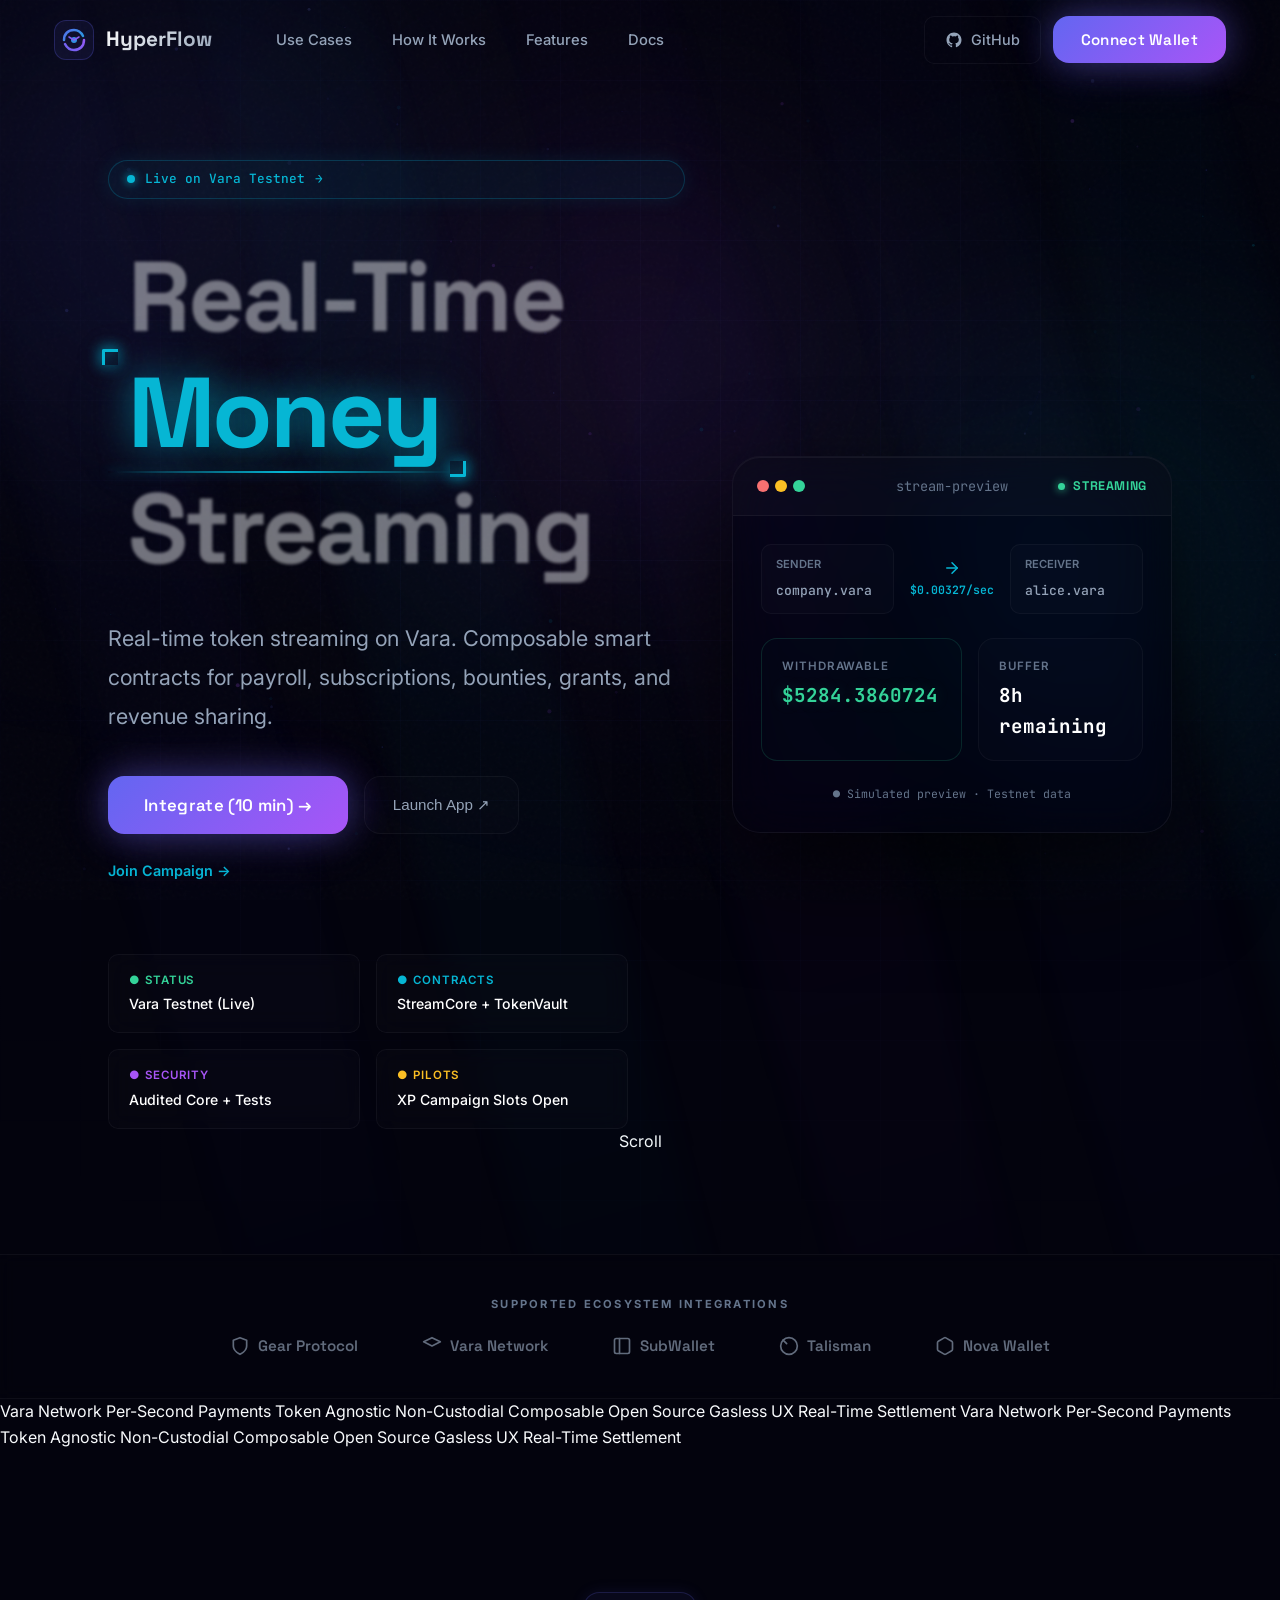
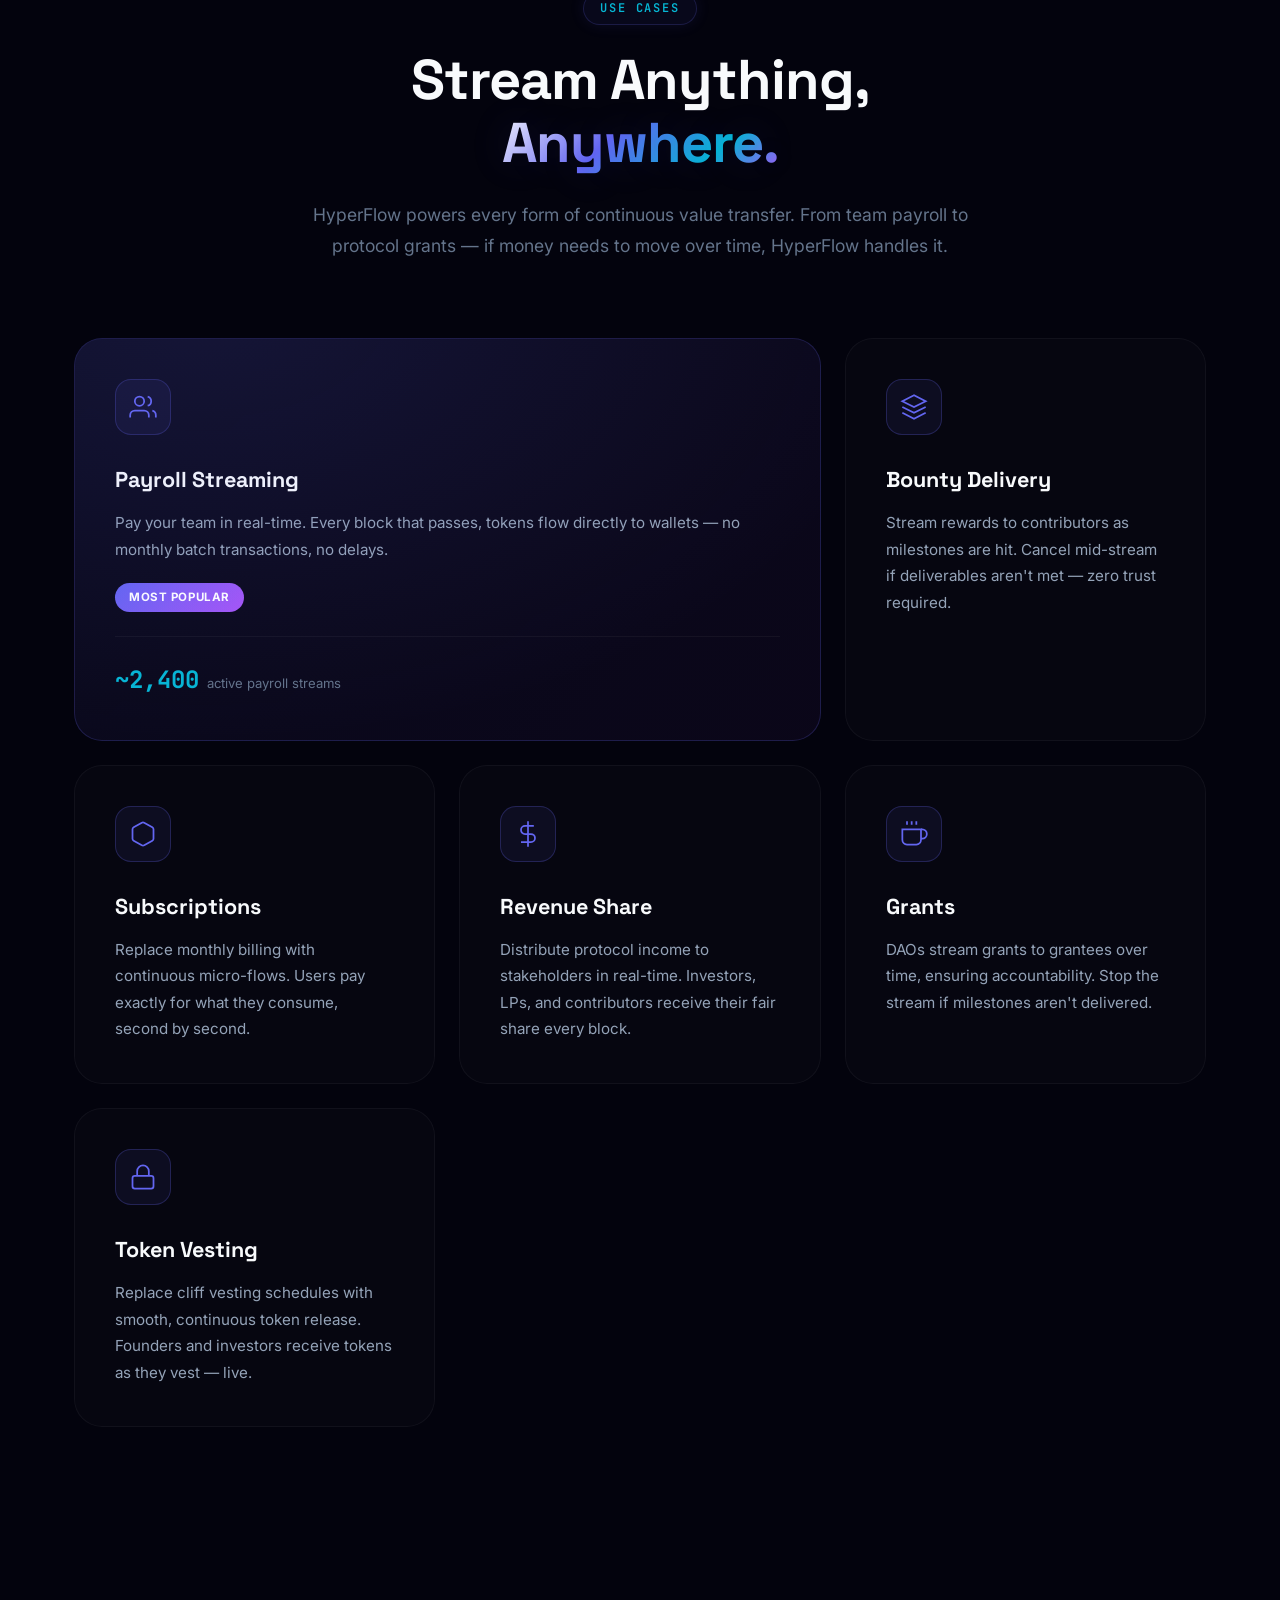
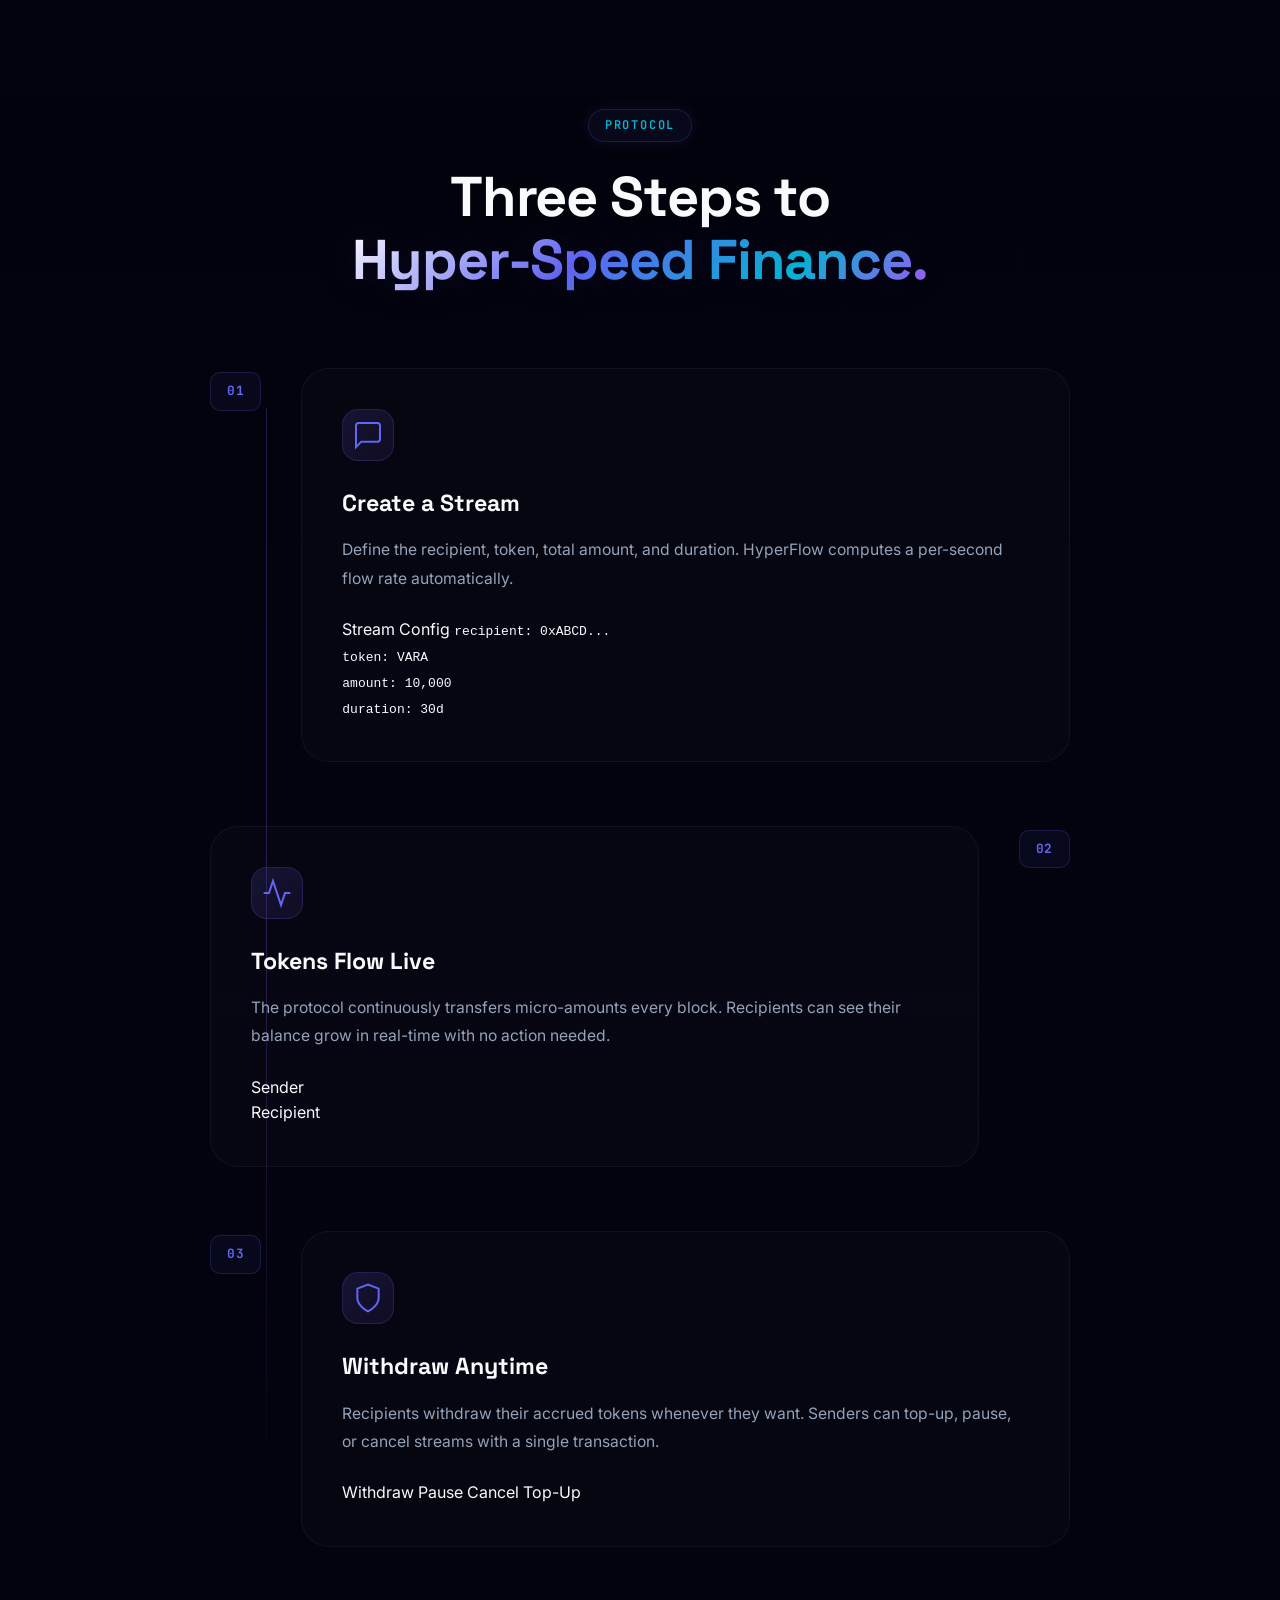
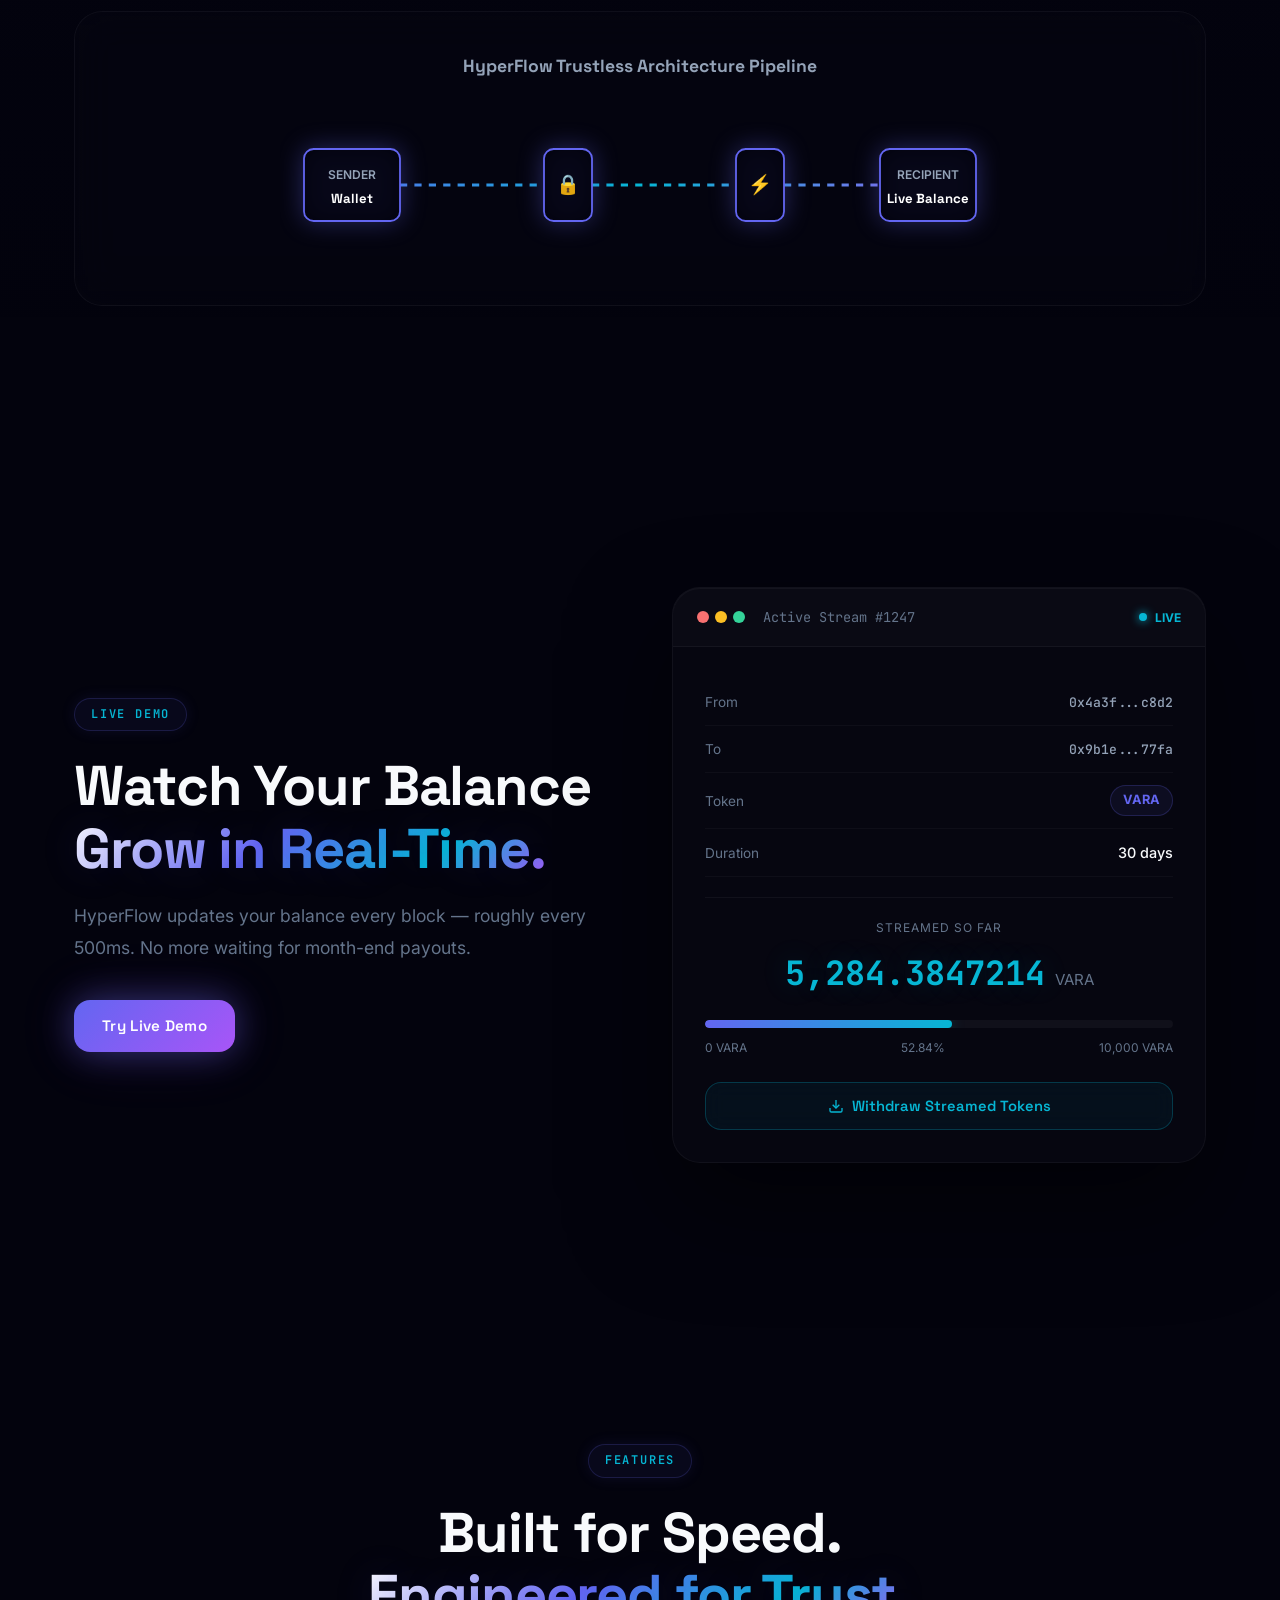
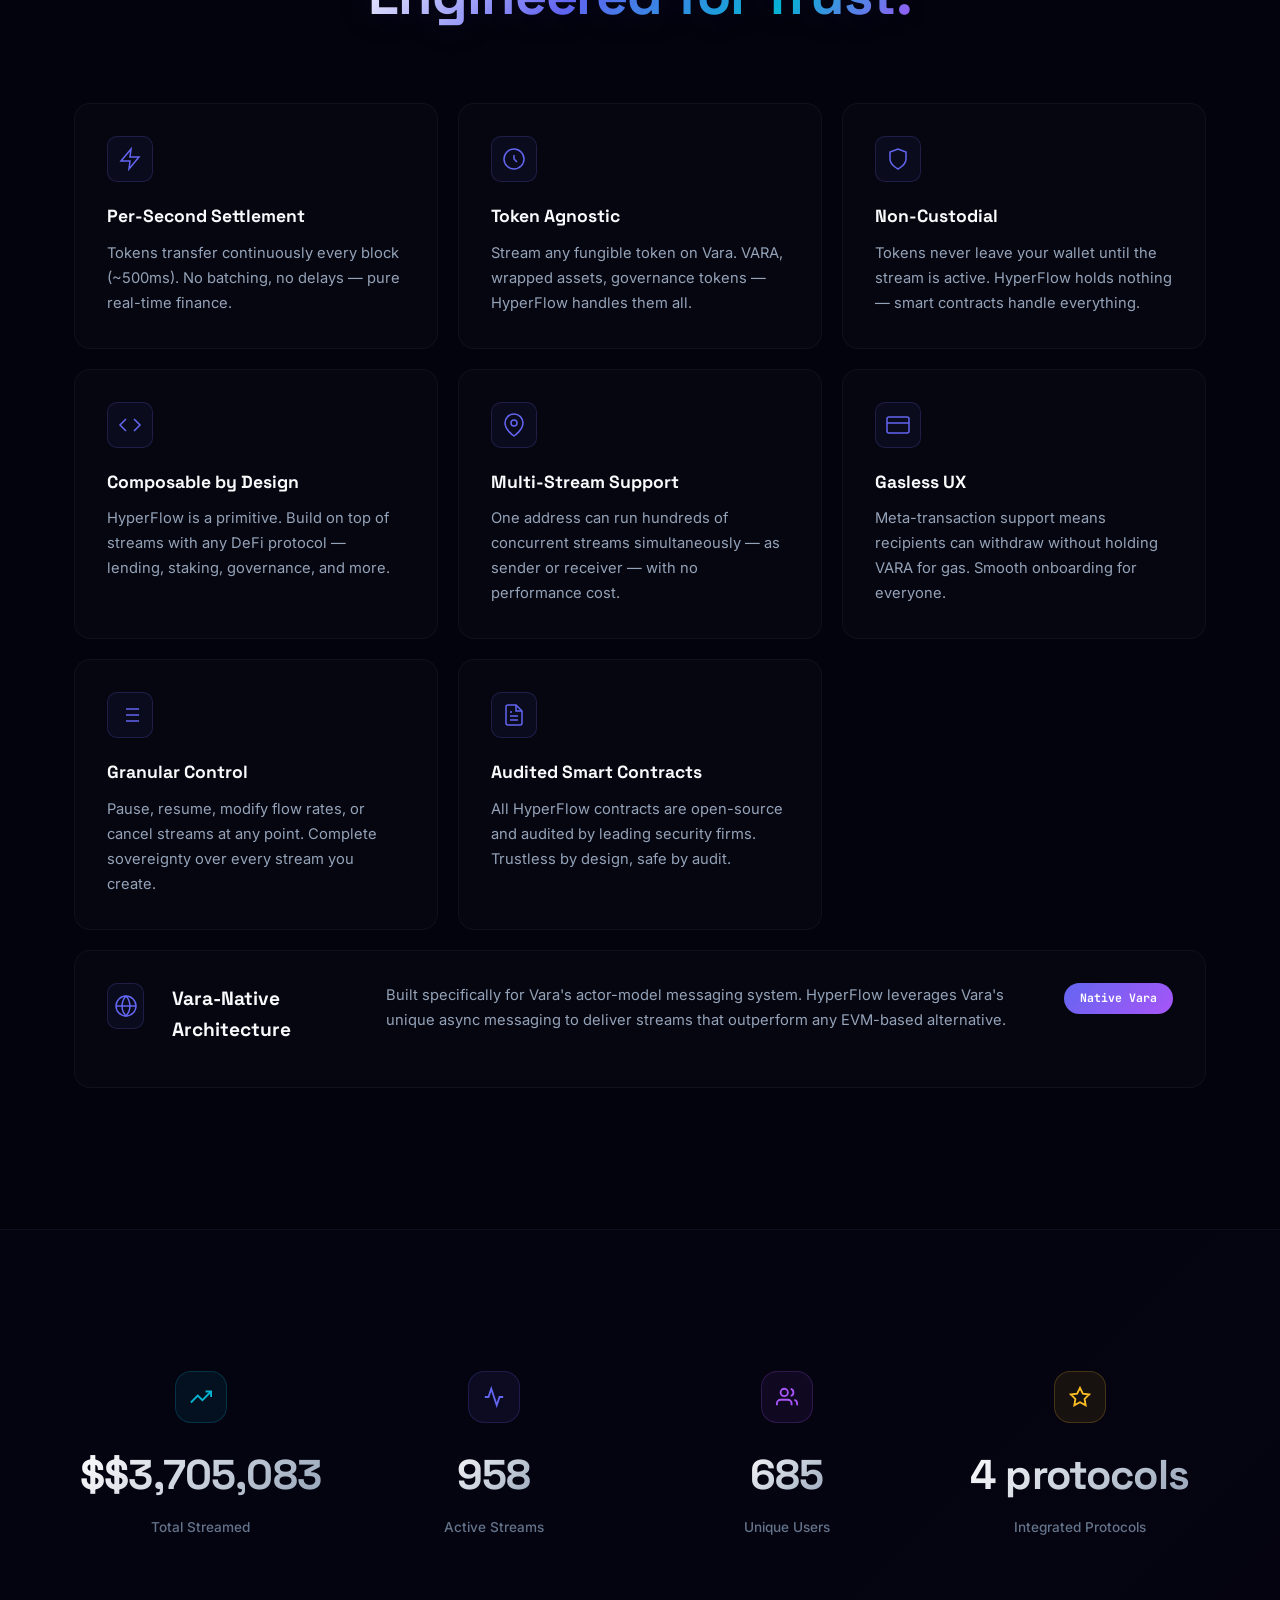
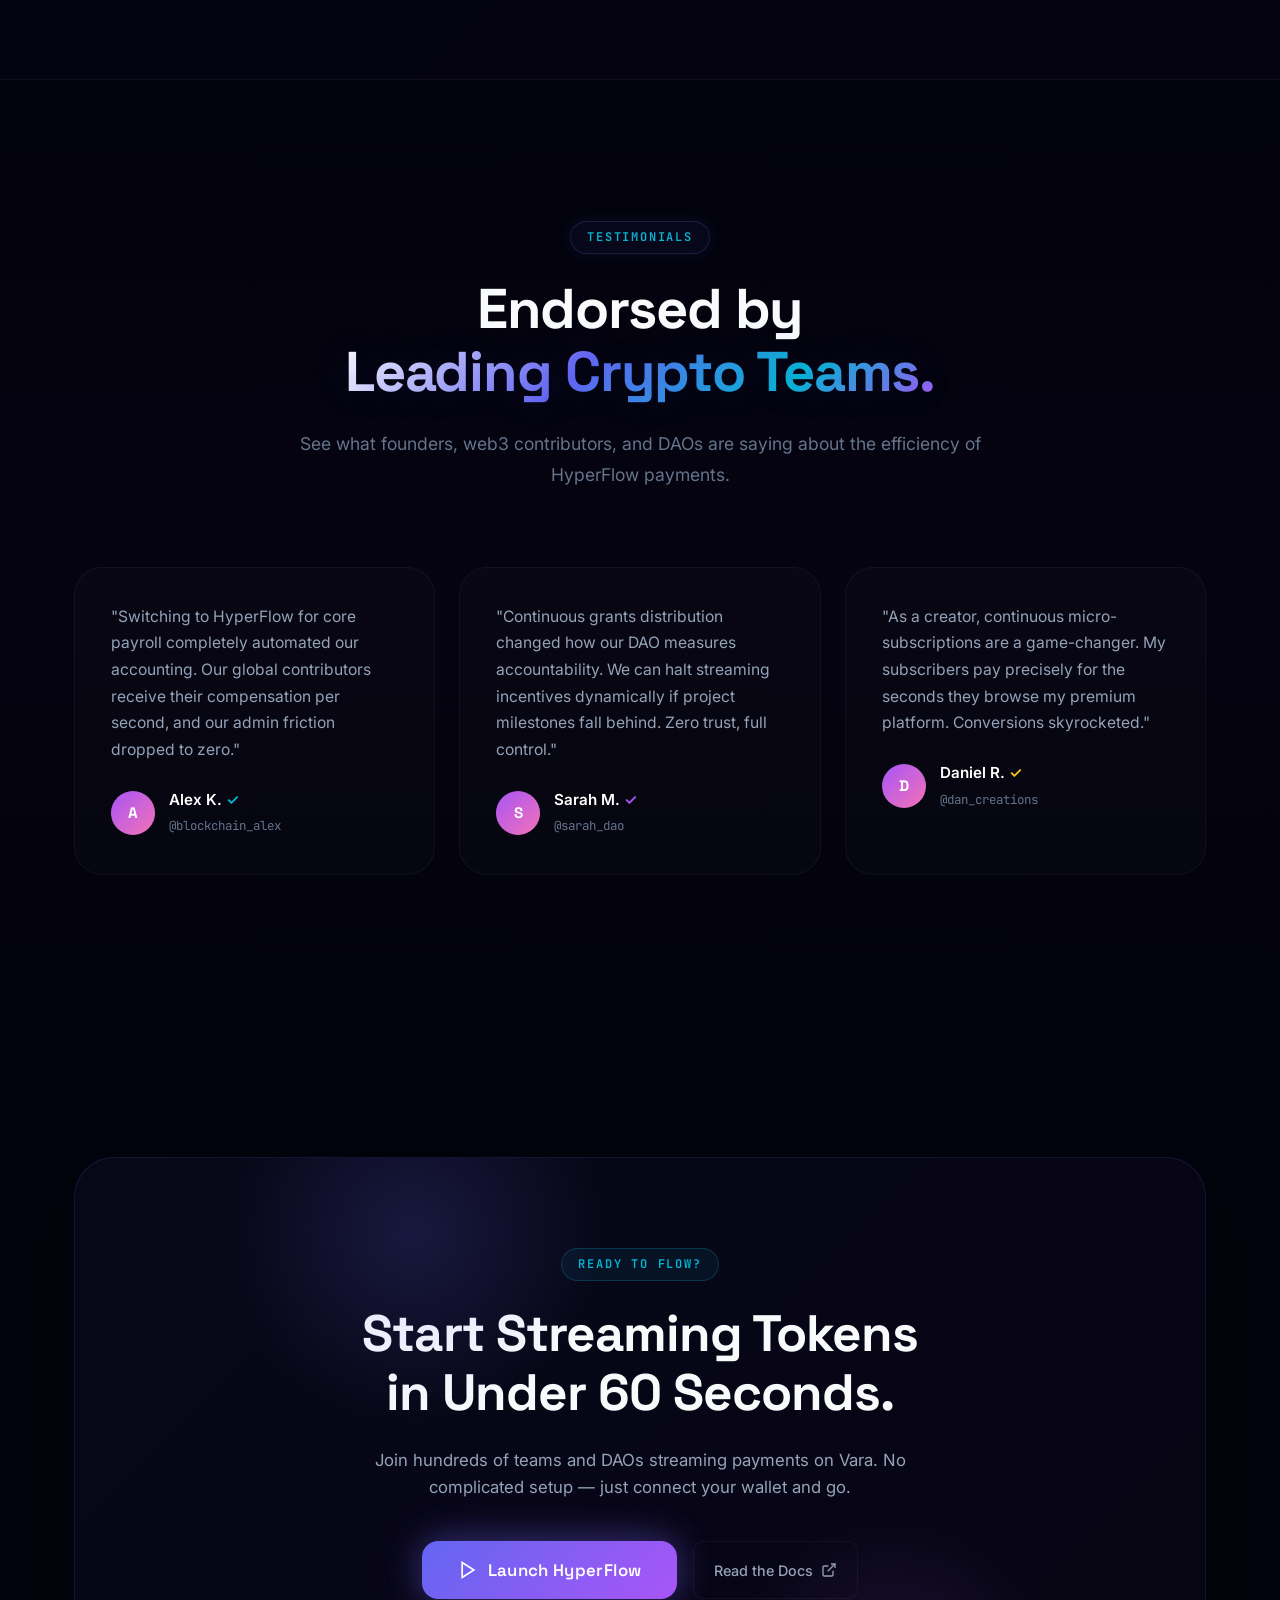
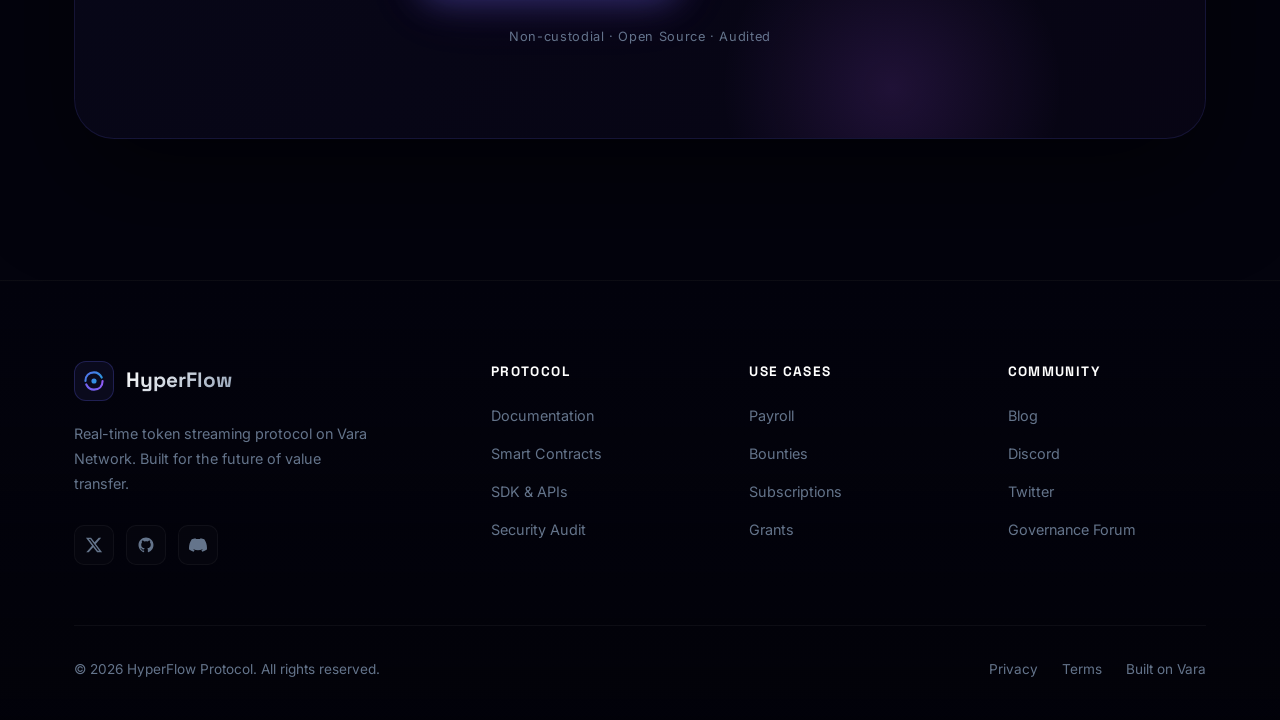
<file: index.html>
<!DOCTYPE html>
<html lang="en">
<head>
  <meta charset="UTF-8" />
  <meta name="viewport" content="width=device-width, initial-scale=1.0" />
  <title>HyperFlow — Real-Time Token Streaming on Vara</title>
  <meta name="description" content="HyperFlow is a next-generation token streaming protocol on Vara. Stream payments per-second for payroll, bounties, subscriptions, grants, and more." />
  <meta property="og:title" content="HyperFlow — Real-Time Token Streaming on Vara" />
  <meta property="og:description" content="Per-second token streaming on Vara. Payroll, bounties, subscriptions, revenue share — powered by hyper-speed streams." />
  <meta property="og:type" content="website" />
  <meta name="twitter:card" content="summary_large_image" />
  <meta name="twitter:title" content="HyperFlow — Real-Time Token Streaming on Vara" />
  <link rel="preconnect" href="https://fonts.googleapis.com" />
  <link rel="preconnect" href="https://fonts.gstatic.com" crossorigin />
  <link href="https://fonts.googleapis.com/css2?family=Inter:wght@300;400;500;600;700;800;900&family=Space+Grotesk:wght@400;500;600;700&family=JetBrains+Mono:wght@400;500&display=swap" rel="stylesheet" />
  <link rel="stylesheet" href="style.css" />
  <style>
    /* Landing-page wallet modal extra styles */
    .lp-wallet-modal-overlay {
      position: fixed; inset: 0; z-index: 9999;
      background: rgba(0,0,0,0.75); backdrop-filter: blur(10px);
      display: flex; align-items: center; justify-content: center;
      padding: 20px; opacity: 0; pointer-events: none;
      transition: opacity 0.25s;
    }
    .lp-wallet-modal-overlay.active { opacity: 1; pointer-events: all; }
    .lp-modal-box {
      background: #0a0a1a; border: 1px solid rgba(255,255,255,0.08);
      border-radius: 20px; width: 100%; max-width: 420px;
      box-shadow: 0 40px 100px rgba(0,0,0,0.6);
      transform: scale(0.96) translateY(10px);
      transition: transform 0.25s;
      overflow: hidden;
    }
    .lp-wallet-modal-overlay.active .lp-modal-box { transform: scale(1) translateY(0); }
    .lp-modal-head {
      display: flex; align-items: center; justify-content: space-between;
      padding: 20px 24px; border-bottom: 1px solid rgba(255,255,255,0.08);
      font-family: 'Space Grotesk', sans-serif; font-weight: 700; font-size: 1rem;
      color: #f1f5f9;
    }
    .lp-modal-close {
      width: 30px; height: 30px; border-radius: 6px;
      background: none; border: 1px solid rgba(255,255,255,0.08);
      color: #64748b; cursor: pointer; font-size: 0.85rem;
      display: flex; align-items: center; justify-content: center;
      transition: all 0.2s;
    }
    .lp-modal-close:hover { color: #f1f5f9; }
    .lp-modal-body { padding: 24px; }
  </style>
</head>
<body>

  <!-- ===== FLOATING AURORA ORBS ===== -->
  <div class="aurora-container">
    <div class="aurora-orb indigo"></div>
    <div class="aurora-orb cyan"></div>
    <div class="aurora-orb purple"></div>
  </div>

  <!-- ===== WALLET MODAL (LANDING) ===== -->
  <div class="lp-wallet-modal-overlay" id="lp-wallet-modal">
    <div class="lp-modal-box">
      <div class="lp-modal-head">
        <span>Connect Wallet</span>
        <button class="lp-modal-close" id="lp-wallet-close">✕</button>
      </div>
      <div class="lp-modal-body" id="lp-wallet-body"></div>
    </div>
  </div>

  <!-- ===== CANVAS BACKGROUND ===== -->
  <canvas id="particleCanvas"></canvas>

  <!-- ===== NOISE OVERLAY ===== -->
  <div class="noise-overlay"></div>

  <!-- ===== NAVIGATION ===== -->
  <nav id="navbar" class="navbar">
    <div class="nav-container">
      <a href="#" class="nav-logo" id="nav-logo">
        <div class="logo-icon">
          <svg width="28" height="28" viewBox="0 0 28 28" fill="none">
            <path d="M4 14 C4 8 8 4 14 4 C18 4 21 6 23 10" stroke="url(#logoGrad)" stroke-width="2.5" stroke-linecap="round"/>
            <path d="M24 14 C24 20 20 24 14 24 C10 24 7 22 5 18" stroke="url(#logoGrad2)" stroke-width="2.5" stroke-linecap="round"/>
            <circle cx="14" cy="14" r="3" fill="url(#logoGrad)"/>
            <path d="M9 11 L14 14 L19 11" stroke="url(#logoGrad2)" stroke-width="1.5" stroke-linecap="round" stroke-linejoin="round"/>
            <defs>
              <linearGradient id="logoGrad" x1="0" y1="0" x2="28" y2="28" gradientUnits="userSpaceOnUse">
                <stop offset="0%" stop-color="#6366f1"/>
                <stop offset="100%" stop-color="#06b6d4"/>
              </linearGradient>
              <linearGradient id="logoGrad2" x1="28" y1="0" x2="0" y2="28" gradientUnits="userSpaceOnUse">
                <stop offset="0%" stop-color="#a855f7"/>
                <stop offset="100%" stop-color="#6366f1"/>
              </linearGradient>
            </defs>
          </svg>
        </div>
        <span class="logo-text">HyperFlow</span>
      </a>

      <ul class="nav-links" id="nav-links">
        <li><a href="#use-cases" class="nav-link">Use Cases</a></li>
        <li><a href="#how-it-works" class="nav-link">How It Works</a></li>
        <li><a href="#features" class="nav-link">Features</a></li>
        <li><a href="docs.html" class="nav-link">Docs</a></li>
      </ul>

      <div class="nav-actions">
        <a href="#" class="btn-ghost" id="nav-github">
          <svg width="18" height="18" viewBox="0 0 24 24" fill="currentColor"><path d="M12 2C6.477 2 2 6.484 2 12.017c0 4.425 2.865 8.18 6.839 9.504.5.092.682-.217.682-.483 0-.237-.008-.868-.013-1.703-2.782.605-3.369-1.343-3.369-1.343-.454-1.158-1.11-1.466-1.11-1.466-.908-.62.069-.608.069-.608 1.003.07 1.531 1.032 1.531 1.032.892 1.53 2.341 1.088 2.91.832.092-.647.35-1.088.636-1.338-2.22-.253-4.555-1.113-4.555-4.951 0-1.093.39-1.988 1.029-2.688-.103-.253-.446-1.272.098-2.65 0 0 .84-.27 2.75 1.026A9.564 9.564 0 0112 6.844c.85.004 1.705.115 2.504.337 1.909-1.296 2.747-1.027 2.747-1.027.546 1.379.202 2.398.1 2.651.64.7 1.028 1.595 1.028 2.688 0 3.848-2.339 4.695-4.566 4.943.359.309.678.92.678 1.855 0 1.338-.012 2.419-.012 2.747 0 .268.18.58.688.482A10.019 10.019 0 0022 12.017C22 6.484 17.522 2 12 2z"/></svg>
          GitHub
        </a>
        <button class="btn-primary" id="connect-wallet-btn">
          <span class="btn-shimmer"></span>
          Connect Wallet
        </button>
      </div>

      <button class="nav-hamburger" id="hamburger" aria-label="Menu">
        <span></span><span></span><span></span>
      </button>
    </div>
  </nav>

  <!-- ===== HERO ===== -->
  <section class="hero" id="home">
    <!-- Slanted Background Blades -->
    <div class="slanted-blades">
      <div class="blade"></div>
      <div class="blade"></div>
      <div class="blade"></div>
      <div class="blade"></div>
      <div class="blade"></div>
    </div>
    
    <div class="hero-grid-overlay"></div>

    <div class="container hero-split-layout">
      <!-- Left Column: Copy & CTAs -->
      <div class="hero-left-col">
        <div class="hero-badge">
          <span class="badge-dot"></span>
          Live on Vara Testnet
          <span class="badge-arrow">→</span>
        </div>

        <h1 class="hero-title" style="text-align: left;">
          <span class="hero-word bracket-wrap">Real-Time<span class="bracket-corners"></span></span> <br/>
          <span class="hero-word">Money<span class="bracket-corners"></span></span> <span class="hero-word">Streaming<span class="bracket-corners"></span></span>
        </h1>

        <p class="hero-subtitle" style="text-align: left; margin: 0 0 40px 0;">
          Real-time token streaming on Vara. Composable smart contracts for payroll, subscriptions,
          bounties, grants, and revenue sharing.
        </p>

        <div class="hero-cta" style="justify-content: flex-start; margin-bottom: 24px;">
          <button class="btn-primary btn-lg" id="launch-app-btn">
            <span class="btn-shimmer"></span>
            Integrate (10 min) →
          </button>
          <button class="btn-outline btn-lg" id="try-demo-btn">
            Launch App ↗
          </button>
        </div>
        
        <div style="text-align: left; margin-bottom: 60px;">
          <a href="app.html#leaderboard" style="color: var(--cyan); text-decoration: none; font-size: 0.9rem; font-weight: 600; display: inline-flex; align-items: center; gap: 6px;" onmouseover="this.style.color='#6366f1'" onmouseout="this.style.color='#06b6d4'">Join Campaign →</a>
        </div>

        <!-- 2x2 Status Grid at Bottom Left -->
        <div class="hero-status-grid">
          <div class="status-card-lp green">
            <span class="s-label">● Status</span>
            <span class="s-value">Vara Testnet (Live)</span>
          </div>
          <div class="status-card-lp cyan">
            <span class="s-label">● Contracts</span>
            <span class="s-value">StreamCore + TokenVault</span>
          </div>
          <div class="status-card-lp purple">
            <span class="s-label">● Security</span>
            <span class="s-value">Audited Core + Tests</span>
          </div>
          <div class="status-card-lp gold">
            <span class="s-label">● Pilots</span>
            <span class="s-value">XP Campaign Slots Open</span>
          </div>
        </div>
      </div>

      <!-- Right Column: Overlapping Glass Preview Terminal -->
      <div class="hero-right-col" data-aos>
        <div class="preview-terminal">
          <div class="terminal-head">
            <div class="terminal-dots">
              <span class="dot red"></span><span class="dot yellow"></span><span class="dot green"></span>
            </div>
            <span class="terminal-title">stream-preview</span>
            <span class="terminal-badge"><span class="pulse-dot"></span>Streaming</span>
          </div>
          <div class="terminal-body">
            <div class="terminal-row-flow">
              <div class="address-box">
                <span class="box-lbl">Sender</span>
                <span class="box-val">company.vara</span>
              </div>
              <div class="flow-arrow-indicator">
                <svg width="18" height="18" viewBox="0 0 24 24" fill="none" stroke="var(--cyan)" stroke-width="2" stroke-linecap="round" stroke-linejoin="round" class="arrow-svg" style="animation: pulseDot 1.5s infinite;"><line x1="5" y1="12" x2="19" y2="12"/><polyline points="12 5 19 12 12 19"/></svg>
                <span class="arrow-rate-text">$0.00327/sec</span>
              </div>
              <div class="address-box">
                <span class="box-lbl">Receiver</span>
                <span class="box-val">alice.vara</span>
              </div>
            </div>
            
            <div class="terminal-panels">
              <div class="panel-box green-glow">
                <span class="panel-lbl">WITHDRAWABLE</span>
                <span class="panel-val green-text">$<span id="stream-balance">5284.3847</span></span>
              </div>
              <div class="panel-box">
                <span class="panel-lbl">BUFFER</span>
                <span class="panel-val" style="color: #fff;">8h remaining</span>
              </div>
            </div>
            
            <div class="terminal-footer">
              <span>● Simulated preview · Testnet data</span>
            </div>
          </div>
        </div>
      </div>
    </div>

    <!-- ===== FLOATING ACTIVE TOAST ===== -->
    <div class="bottom-right-toast" data-aos>
      <span class="toast-dot"></span>
      <span class="toast-txt">Active Campaign: Join the leaderboard & earn XP rewards. <a href="app.html#leaderboard" style="color:var(--cyan);text-decoration:none;font-weight:700">View →</a></span>
    </div>

    <div class="hero-scroll-hint" style="left: 50%;">
      <div class="scroll-line"></div>
      <span>Scroll</span>
    </div>
  </section>

  <!-- ===== ECOSYSTEM PARTNERS STRIP ===== -->
  <section class="ecosystem-strip">
    <div class="container ecosystem-container">
      <span class="ecosystem-title">Supported Ecosystem Integrations</span>
      <div class="ecosystem-logos">
        <div class="ecosystem-logo">
          <svg width="20" height="20" viewBox="0 0 24 24" fill="none" stroke="currentColor" stroke-width="2" stroke-linecap="round" stroke-linejoin="round"><path d="M12 22s8-4 8-10V5l-8-3-8 3v7c0 6 8 10 8 10z"/></svg>
          Gear Protocol
        </div>
        <div class="ecosystem-logo">
          <svg width="20" height="20" viewBox="0 0 24 24" fill="none" stroke="currentColor" stroke-width="2" stroke-linecap="round" stroke-linejoin="round"><polygon points="12 2 2 7 12 12 22 7 12 2"/></svg>
          Vara Network
        </div>
        <div class="ecosystem-logo">
          <svg width="20" height="20" viewBox="0 0 24 24" fill="none" stroke="currentColor" stroke-width="2" stroke-linecap="round" stroke-linejoin="round"><rect x="3" y="3" width="18" height="18" rx="2" ry="2"/><line x1="9" y1="3" x2="9" y2="21"/></svg>
          SubWallet
        </div>
        <div class="ecosystem-logo">
          <svg width="20" height="20" viewBox="0 0 24 24" fill="none" stroke="currentColor" stroke-width="2" stroke-linecap="round" stroke-linejoin="round"><circle cx="12" cy="12" r="10"/><path d="m4.93 4.93 4.24 4.24"/></svg>
          Talisman
        </div>
        <div class="ecosystem-logo">
          <svg width="20" height="20" viewBox="0 0 24 24" fill="none" stroke="currentColor" stroke-width="2" stroke-linecap="round" stroke-linejoin="round"><path d="M21 16V8a2 2 0 0 0-1-1.73l-7-4a2 2 0 0 0-2 0l-7 4A2 2 0 0 0 3 8v8a2 2 0 0 0 1 1.73l7 4a2 2 0 0 0 2 0l7-4A2 2 0 0 0 21 16z"/></svg>
          Nova Wallet
        </div>
      </div>
    </div>
  </section>

  <!-- ===== MARQUEE STRIP ===== -->
  <div class="marquee-strip">
    <div class="marquee-track">
      <div class="marquee-content">
        <span class="marquee-item"><span class="marquee-dot cyan"></span> Vara Network</span>
        <span class="marquee-item"><span class="marquee-dot indigo"></span> Per-Second Payments</span>
        <span class="marquee-item"><span class="marquee-dot purple"></span> Token Agnostic</span>
        <span class="marquee-item"><span class="marquee-dot cyan"></span> Non-Custodial</span>
        <span class="marquee-item"><span class="marquee-dot indigo"></span> Composable</span>
        <span class="marquee-item"><span class="marquee-dot purple"></span> Open Source</span>
        <span class="marquee-item"><span class="marquee-dot cyan"></span> Gasless UX</span>
        <span class="marquee-item"><span class="marquee-dot indigo"></span> Real-Time Settlement</span>
        <span class="marquee-item"><span class="marquee-dot cyan"></span> Vara Network</span>
        <span class="marquee-item"><span class="marquee-dot indigo"></span> Per-Second Payments</span>
        <span class="marquee-item"><span class="marquee-dot purple"></span> Token Agnostic</span>
        <span class="marquee-item"><span class="marquee-dot cyan"></span> Non-Custodial</span>
        <span class="marquee-item"><span class="marquee-dot indigo"></span> Composable</span>
        <span class="marquee-item"><span class="marquee-dot purple"></span> Open Source</span>
        <span class="marquee-item"><span class="marquee-dot cyan"></span> Gasless UX</span>
        <span class="marquee-item"><span class="marquee-dot indigo"></span> Real-Time Settlement</span>
      </div>
    </div>
  </div>

  <!-- ===== USE CASES ===== -->
  <section class="section use-cases" id="use-cases">
    <div class="container">
      <div class="section-header">
        <span class="section-tag">Use Cases</span>
        <h2 class="section-title">Stream Anything,<br/><span class="text-gradient">Anywhere.</span></h2>
        <p class="section-subtitle">HyperFlow powers every form of continuous value transfer. From team payroll to protocol grants — if money needs to move over time, HyperFlow handles it.</p>
      </div>

      <div class="use-cases-grid" id="use-cases-grid">

        <div class="use-case-card card-featured" data-aos>
          <div class="card-glow"></div>
          <div class="card-icon-wrap" style="--icon-color: #6366f1;">
            <svg width="28" height="28" viewBox="0 0 24 24" fill="none" stroke="currentColor" stroke-width="1.5"><path d="M17 21v-2a4 4 0 0 0-4-4H5a4 4 0 0 0-4 4v2"/><circle cx="9" cy="7" r="4"/><path d="M23 21v-2a4 4 0 0 0-3-3.87"/><path d="M16 3.13a4 4 0 0 1 0 7.75"/></svg>
          </div>
          <h3 class="card-title">Payroll Streaming</h3>
          <p class="card-desc">Pay your team in real-time. Every block that passes, tokens flow directly to wallets — no monthly batch transactions, no delays.</p>
          <div class="card-tag">Most Popular</div>
          <div class="card-footer-metric">
            <span class="metric-val">~2,400</span>
            <span class="metric-lbl">active payroll streams</span>
          </div>
        </div>

        <div class="use-case-card" data-aos>
          <div class="card-icon-wrap" style="--icon-color: #06b6d4;">
            <svg width="28" height="28" viewBox="0 0 24 24" fill="none" stroke="currentColor" stroke-width="1.5"><path d="M12 2L2 7l10 5 10-5-10-5z"/><path d="M2 17l10 5 10-5"/><path d="M2 12l10 5 10-5"/></svg>
          </div>
          <h3 class="card-title">Bounty Delivery</h3>
          <p class="card-desc">Stream rewards to contributors as milestones are hit. Cancel mid-stream if deliverables aren't met — zero trust required.</p>
        </div>

        <div class="use-case-card" data-aos>
          <div class="card-icon-wrap" style="--icon-color: #a855f7;">
            <svg width="28" height="28" viewBox="0 0 24 24" fill="none" stroke="currentColor" stroke-width="1.5"><path d="M21 16V8a2 2 0 0 0-1-1.73l-7-4a2 2 0 0 0-2 0l-7 4A2 2 0 0 0 3 8v8a2 2 0 0 0 1 1.73l7 4a2 2 0 0 0 2 0l7-4A2 2 0 0 0 21 16z"/></svg>
          </div>
          <h3 class="card-title">Subscriptions</h3>
          <p class="card-desc">Replace monthly billing with continuous micro-flows. Users pay exactly for what they consume, second by second.</p>
        </div>

        <div class="use-case-card" data-aos>
          <div class="card-icon-wrap" style="--icon-color: #f59e0b;">
            <svg width="28" height="28" viewBox="0 0 24 24" fill="none" stroke="currentColor" stroke-width="1.5"><line x1="12" y1="1" x2="12" y2="23"/><path d="M17 5H9.5a3.5 3.5 0 0 0 0 7h5a3.5 3.5 0 0 1 0 7H6"/></svg>
          </div>
          <h3 class="card-title">Revenue Share</h3>
          <p class="card-desc">Distribute protocol income to stakeholders in real-time. Investors, LPs, and contributors receive their fair share every block.</p>
        </div>

        <div class="use-case-card" data-aos>
          <div class="card-icon-wrap" style="--icon-color: #10b981;">
            <svg width="28" height="28" viewBox="0 0 24 24" fill="none" stroke="currentColor" stroke-width="1.5"><path d="M18 8h1a4 4 0 0 1 0 8h-1"/><path d="M2 8h16v9a4 4 0 0 1-4 4H6a4 4 0 0 1-4-4V8z"/><line x1="6" y1="1" x2="6" y2="4"/><line x1="10" y1="1" x2="10" y2="4"/><line x1="14" y1="1" x2="14" y2="4"/></svg>
          </div>
          <h3 class="card-title">Grants</h3>
          <p class="card-desc">DAOs stream grants to grantees over time, ensuring accountability. Stop the stream if milestones aren't delivered.</p>
        </div>

        <div class="use-case-card" data-aos>
          <div class="card-icon-wrap" style="--icon-color: #ec4899;">
            <svg width="28" height="28" viewBox="0 0 24 24" fill="none" stroke="currentColor" stroke-width="1.5"><rect x="3" y="11" width="18" height="11" rx="2" ry="2"/><path d="M7 11V7a5 5 0 0 1 10 0v4"/></svg>
          </div>
          <h3 class="card-title">Token Vesting</h3>
          <p class="card-desc">Replace cliff vesting schedules with smooth, continuous token release. Founders and investors receive tokens as they vest — live.</p>
        </div>

      </div>
    </div>
  </section>

  <!-- ===== HOW IT WORKS ===== -->
  <section class="section how-it-works" id="how-it-works">
    <div class="container">
      <div class="section-header">
        <span class="section-tag">Protocol</span>
        <h2 class="section-title">Three Steps to<br/><span class="text-gradient">Hyper-Speed Finance.</span></h2>
      </div>

      <div class="steps-container">
        <div class="steps-line"></div>

        <div class="step-item" data-aos id="step-1">
          <div class="step-number">01</div>
          <div class="step-card">
            <div class="step-icon">
              <svg width="32" height="32" viewBox="0 0 24 24" fill="none" stroke="currentColor" stroke-width="1.5"><path d="M21 15a2 2 0 0 1-2 2H7l-4 4V5a2 2 0 0 1 2-2h14a2 2 0 0 1 2 2z"/></svg>
            </div>
            <h3>Create a Stream</h3>
            <p>Define the recipient, token, total amount, and duration. HyperFlow computes a per-second flow rate automatically.</p>
            <div class="step-code">
              <span class="code-label">Stream Config</span>
              <code><span class="c-purple">recipient</span>: <span class="c-cyan">0xABCD...</span><br/><span class="c-purple">token</span>: <span class="c-cyan">VARA</span><br/><span class="c-purple">amount</span>: <span class="c-indigo">10,000</span><br/><span class="c-purple">duration</span>: <span class="c-indigo">30d</span></code>
            </div>
          </div>
        </div>

        <div class="step-item step-right" data-aos id="step-2">
          <div class="step-number">02</div>
          <div class="step-card">
            <div class="step-icon">
              <svg width="32" height="32" viewBox="0 0 24 24" fill="none" stroke="currentColor" stroke-width="1.5"><polyline points="22 12 18 12 15 21 9 3 6 12 2 12"/></svg>
            </div>
            <h3>Tokens Flow Live</h3>
            <p>The protocol continuously transfers micro-amounts every block. Recipients can see their balance grow in real-time with no action needed.</p>
            <div class="step-visual-flow">
              <div class="flow-node sender">Sender</div>
              <div class="flow-stream">
                <div class="flow-particle"></div>
                <div class="flow-particle"></div>
                <div class="flow-particle"></div>
                <div class="flow-line"></div>
              </div>
              <div class="flow-node receiver">Recipient</div>
            </div>
          </div>
        </div>

        <div class="step-item" data-aos id="step-3">
          <div class="step-number">03</div>
          <div class="step-card">
            <div class="step-icon">
              <svg width="32" height="32" viewBox="0 0 24 24" fill="none" stroke="currentColor" stroke-width="1.5"><path d="M12 22s8-4 8-10V5l-8-3-8 3v7c0 6 8 10 8 10z"/></svg>
            </div>
            <h3>Withdraw Anytime</h3>
            <p>Recipients withdraw their accrued tokens whenever they want. Senders can top-up, pause, or cancel streams with a single transaction.</p>
            <div class="step-actions">
              <span class="action-pill pill-cyan">Withdraw</span>
              <span class="action-pill pill-indigo">Pause</span>
              <span class="action-pill pill-purple">Cancel</span>
              <span class="action-pill pill-gold">Top-Up</span>
            </div>
          </div>
        </div>
      </div>

      <!-- Interactive SVG Protocol Diagram -->
      <div class="diagram-wrap" data-aos>
        <div class="diagram-card">
          <h3 class="diagram-title">HyperFlow Trustless Architecture Pipeline</h3>
          <div class="protocol-svg-container">
            <svg viewBox="0 0 600 120" width="100%" height="100%" fill="none" xmlns="http://www.w3.org/2000/svg">
              <defs>
                <linearGradient id="svgFlowGrad" x1="0" y1="0" x2="600" y2="0" gradientUnits="userSpaceOnUse">
                  <stop offset="0%" stop-color="#6366f1"/>
                  <stop offset="50%" stop-color="#06b6d4"/>
                  <stop offset="100%" stop-color="#a855f7"/>
                </linearGradient>
              </defs>
              
              <!-- Flow connections -->
              <path d="M100 60 H220" class="flow-arrow-path active" />
              <path d="M260 60 H380" class="flow-arrow-path active" />
              <path d="M420 60 H500" class="flow-arrow-path active" />
              
              <!-- Nodes -->
              <!-- Sender -->
              <rect x="20" y="30" width="80" height="60" rx="8" class="diagram-node active" />
              <text x="60" y="55" text-anchor="middle" class="node-label">SENDER</text>
              <text x="60" y="75" text-anchor="middle" class="node-title">Wallet</text>
              
              <!-- Vault -->
              <rect x="220" y="30" width="40" height="60" rx="8" class="diagram-node active" />
              <text x="240" y="65" text-anchor="middle" class="node-title" style="font-size:16px">🔒</text>
              
              <!-- StreamCore -->
              <rect x="380" y="30" width="40" height="60" rx="8" class="diagram-node active" />
              <text x="400" y="65" text-anchor="middle" class="node-title" style="font-size:16px">⚡</text>
              
              <!-- Receiver -->
              <rect x="500" y="30" width="80" height="60" rx="8" class="diagram-node active" />
              <text x="540" y="55" text-anchor="middle" class="node-label">RECIPIENT</text>
              <text x="540" y="75" text-anchor="middle" class="node-title">Live Balance</text>
            </svg>
          </div>
        </div>
      </div>
    </div>
  </section>

  <!-- ===== STREAM DEMO ===== -->
  <section class="section stream-demo" id="demo">
    <div class="container">
      <div class="demo-wrapper">
        <div class="demo-content">
          <span class="section-tag">Live Demo</span>
          <h2 class="section-title">Watch Your Balance<br/><span class="text-gradient">Grow in Real-Time.</span></h2>
          <p class="section-subtitle">HyperFlow updates your balance every block — roughly every 500ms. No more waiting for month-end payouts.</p>
          <a href="#" class="btn-primary" id="try-demo-btn">
            <span class="btn-shimmer"></span>
            Try Live Demo
          </a>
        </div>

        <div class="demo-widget">
          <div class="widget-header">
            <div class="widget-dots">
              <span class="dot red"></span><span class="dot yellow"></span><span class="dot green"></span>
            </div>
            <span class="widget-title">Active Stream #1247</span>
            <span class="widget-status">
              <span class="status-pulse"></span>
              Live
            </span>
          </div>

          <div class="widget-body">
            <div class="widget-row">
              <span class="wr-label">From</span>
              <span class="wr-val addr">0x4a3f...c8d2</span>
            </div>
            <div class="widget-row">
              <span class="wr-label">To</span>
              <span class="wr-val addr">0x9b1e...77fa</span>
            </div>
            <div class="widget-row">
              <span class="wr-label">Token</span>
              <span class="wr-val token-chip">VARA</span>
            </div>
            <div class="widget-row">
              <span class="wr-label">Duration</span>
              <span class="wr-val">30 days</span>
            </div>
            <div class="widget-divider"></div>
            <div class="widget-balance">
              <span class="balance-label">Streamed so far</span>
              <span class="balance-amount" id="stream-balance">5,284.3847214</span>
              <span class="balance-token">VARA</span>
            </div>
            <div class="progress-bar">
              <div class="progress-fill" id="stream-progress" style="width: 52.84%"></div>
            </div>
            <div class="progress-labels">
              <span>0 VARA</span>
              <span>52.84%</span>
              <span>10,000 VARA</span>
            </div>
            <button class="btn-withdraw" id="withdraw-btn">
              <svg width="16" height="16" viewBox="0 0 24 24" fill="none" stroke="currentColor" stroke-width="2"><path d="M21 15v4a2 2 0 0 1-2 2H5a2 2 0 0 1-2-2v-4"/><polyline points="7 10 12 15 17 10"/><line x1="12" y1="15" x2="12" y2="3"/></svg>
              Withdraw Streamed Tokens
            </button>
          </div>
        </div>
      </div>
    </div>
  </section>

  <!-- ===== FEATURES ===== -->
  <section class="section features" id="features">
    <div class="container">
      <div class="section-header">
        <span class="section-tag">Features</span>
        <h2 class="section-title">Built for Speed.<br/><span class="text-gradient">Engineered for Trust.</span></h2>
      </div>

      <div class="features-grid" id="features-grid">

        <div class="feature-card" data-aos>
          <div class="feature-icon" style="--fc: #6366f1;">
            <svg width="24" height="24" viewBox="0 0 24 24" fill="none" stroke="currentColor" stroke-width="1.5"><path d="M13 2L3 14h9l-1 8 10-12h-9l1-8z"/></svg>
          </div>
          <h4>Per-Second Settlement</h4>
          <p>Tokens transfer continuously every block (~500ms). No batching, no delays — pure real-time finance.</p>
        </div>

        <div class="feature-card" data-aos>
          <div class="feature-icon" style="--fc: #06b6d4;">
            <svg width="24" height="24" viewBox="0 0 24 24" fill="none" stroke="currentColor" stroke-width="1.5"><circle cx="12" cy="12" r="10"/><path d="M12 8v4l3 3"/></svg>
          </div>
          <h4>Token Agnostic</h4>
          <p>Stream any fungible token on Vara. VARA, wrapped assets, governance tokens — HyperFlow handles them all.</p>
        </div>

        <div class="feature-card" data-aos>
          <div class="feature-icon" style="--fc: #a855f7;">
            <svg width="24" height="24" viewBox="0 0 24 24" fill="none" stroke="currentColor" stroke-width="1.5"><path d="M12 22s8-4 8-10V5l-8-3-8 3v7c0 6 8 10 8 10z"/></svg>
          </div>
          <h4>Non-Custodial</h4>
          <p>Tokens never leave your wallet until the stream is active. HyperFlow holds nothing — smart contracts handle everything.</p>
        </div>

        <div class="feature-card" data-aos>
          <div class="feature-icon" style="--fc: #f59e0b;">
            <svg width="24" height="24" viewBox="0 0 24 24" fill="none" stroke="currentColor" stroke-width="1.5"><polyline points="16 18 22 12 16 6"/><polyline points="8 6 2 12 8 18"/></svg>
          </div>
          <h4>Composable by Design</h4>
          <p>HyperFlow is a primitive. Build on top of streams with any DeFi protocol — lending, staking, governance, and more.</p>
        </div>

        <div class="feature-card" data-aos>
          <div class="feature-icon" style="--fc: #10b981;">
            <svg width="24" height="24" viewBox="0 0 24 24" fill="none" stroke="currentColor" stroke-width="1.5"><path d="M21 10c0 7-9 13-9 13s-9-6-9-13a9 9 0 0 1 18 0z"/><circle cx="12" cy="10" r="3"/></svg>
          </div>
          <h4>Multi-Stream Support</h4>
          <p>One address can run hundreds of concurrent streams simultaneously — as sender or receiver — with no performance cost.</p>
        </div>

        <div class="feature-card" data-aos>
          <div class="feature-icon" style="--fc: #ec4899;">
            <svg width="24" height="24" viewBox="0 0 24 24" fill="none" stroke="currentColor" stroke-width="1.5"><rect x="1" y="4" width="22" height="16" rx="2" ry="2"/><line x1="1" y1="10" x2="23" y2="10"/></svg>
          </div>
          <h4>Gasless UX</h4>
          <p>Meta-transaction support means recipients can withdraw without holding VARA for gas. Smooth onboarding for everyone.</p>
        </div>

        <div class="feature-card" data-aos>
          <div class="feature-icon" style="--fc: #6366f1;">
            <svg width="24" height="24" viewBox="0 0 24 24" fill="none" stroke="currentColor" stroke-width="1.5"><line x1="8" y1="6" x2="21" y2="6"/><line x1="8" y1="12" x2="21" y2="12"/><line x1="8" y1="18" x2="21" y2="18"/><line x1="3" y1="6" x2="3.01" y2="6"/><line x1="3" y1="12" x2="3.01" y2="12"/><line x1="3" y1="18" x2="3.01" y2="18"/></svg>
          </div>
          <h4>Granular Control</h4>
          <p>Pause, resume, modify flow rates, or cancel streams at any point. Complete sovereignty over every stream you create.</p>
        </div>

        <div class="feature-card" data-aos>
          <div class="feature-icon" style="--fc: #06b6d4;">
            <svg width="24" height="24" viewBox="0 0 24 24" fill="none" stroke="currentColor" stroke-width="1.5"><path d="M14 2H6a2 2 0 0 0-2 2v16a2 2 0 0 0 2 2h12a2 2 0 0 0 2-2V8z"/><polyline points="14 2 14 8 20 8"/><line x1="16" y1="13" x2="8" y2="13"/><line x1="16" y1="17" x2="8" y2="17"/><polyline points="10 9 9 9 8 9"/></svg>
          </div>
          <h4>Audited Smart Contracts</h4>
          <p>All HyperFlow contracts are open-source and audited by leading security firms. Trustless by design, safe by audit.</p>
        </div>

        <div class="feature-card feature-wide" data-aos>
          <div class="feature-icon" style="--fc: #a855f7;">
            <svg width="24" height="24" viewBox="0 0 24 24" fill="none" stroke="currentColor" stroke-width="1.5"><circle cx="12" cy="12" r="10"/><path d="M2 12h20M12 2a15.3 15.3 0 0 1 4 10 15.3 15.3 0 0 1-4 10 15.3 15.3 0 0 1-4-10 15.3 15.3 0 0 1 4-10z"/></svg>
          </div>
          <h4>Vara-Native Architecture</h4>
          <p>Built specifically for Vara's actor-model messaging system. HyperFlow leverages Vara's unique async messaging to deliver streams that outperform any EVM-based alternative.</p>
          <div class="feature-wide-badge">Native Vara</div>
        </div>

      </div>
    </div>
  </section>

  <!-- ===== STATS SECTION ===== -->
  <section class="section stats-section" id="stats">
    <div class="container">
      <div class="stats-grid">
        <div class="stat-item" data-aos>
          <div class="stat-icon cyan">
            <svg width="22" height="22" viewBox="0 0 24 24" fill="none" stroke="currentColor" stroke-width="2"><polyline points="23 6 13.5 15.5 8.5 10.5 1 18"/><polyline points="17 6 23 6 23 12"/></svg>
          </div>
          <span class="stat-number" data-target="4820391" data-prefix="$" data-suffix="">$0</span>
          <span class="stat-label">Total Streamed</span>
        </div>
        <div class="stat-item" data-aos>
          <div class="stat-icon indigo">
            <svg width="22" height="22" viewBox="0 0 24 24" fill="none" stroke="currentColor" stroke-width="2"><polyline points="22 12 18 12 15 21 9 3 6 12 2 12"/></svg>
          </div>
          <span class="stat-number" data-target="1247" data-prefix="" data-suffix="">0</span>
          <span class="stat-label">Active Streams</span>
        </div>
        <div class="stat-item" data-aos>
          <div class="stat-icon purple">
            <svg width="22" height="22" viewBox="0 0 24 24" fill="none" stroke="currentColor" stroke-width="2"><path d="M17 21v-2a4 4 0 0 0-4-4H5a4 4 0 0 0-4 4v2"/><circle cx="9" cy="7" r="4"/><path d="M23 21v-2a4 4 0 0 0-3-3.87"/><path d="M16 3.13a4 4 0 0 1 0 7.75"/></svg>
          </div>
          <span class="stat-number" data-target="892" data-prefix="" data-suffix="">0</span>
          <span class="stat-label">Unique Users</span>
        </div>
        <div class="stat-item" data-aos>
          <div class="stat-icon gold">
            <svg width="22" height="22" viewBox="0 0 24 24" fill="none" stroke="currentColor" stroke-width="2"><polygon points="12 2 15.09 8.26 22 9.27 17 14.14 18.18 21.02 12 17.77 5.82 21.02 7 14.14 2 9.27 8.91 8.26 12 2"/></svg>
          </div>
          <span class="stat-number" data-target="6" data-prefix="" data-suffix=" protocols">0</span>
          <span class="stat-label">Integrated Protocols</span>
        </div>
      </div>
    </div>
  </section>

  <!-- ===== TESTIMONIALS SECTION ===== -->
  <section class="section testimonials" id="testimonials">
    <div class="container">
      <div class="section-header">
        <span class="section-tag">Testimonials</span>
        <h2 class="section-title">Endorsed by<br/><span class="text-gradient">Leading Crypto Teams.</span></h2>
        <p class="section-subtitle">See what founders, web3 contributors, and DAOs are saying about the efficiency of HyperFlow payments.</p>
      </div>

      <div class="testimonials-grid">
        <div class="testimonial-card" data-aos>
          <p class="testi-text">"Switching to HyperFlow for core payroll completely automated our accounting. Our global contributors receive their compensation per second, and our admin friction dropped to zero."</p>
          <div class="testi-user">
            <div class="testi-avatar">A</div>
            <div class="testi-info">
              <span class="testi-name">Alex K. <span style="color:#06b6d4">✓</span></span>
              <span class="testi-handle">@blockchain_alex</span>
            </div>
          </div>
        </div>

        <div class="testimonial-card" data-aos>
          <p class="testi-text">"Continuous grants distribution changed how our DAO measures accountability. We can halt streaming incentives dynamically if project milestones fall behind. Zero trust, full control."</p>
          <div class="testi-user">
            <div class="testi-avatar">S</div>
            <div class="testi-info">
              <span class="testi-name">Sarah M. <span style="color:#a855f7">✓</span></span>
              <span class="testi-handle">@sarah_dao</span>
            </div>
          </div>
        </div>

        <div class="testimonial-card" data-aos>
          <p class="testi-text">"As a creator, continuous micro-subscriptions are a game-changer. My subscribers pay precisely for the seconds they browse my premium platform. Conversions skyrocketed."</p>
          <div class="testi-user">
            <div class="testi-avatar">D</div>
            <div class="testi-info">
              <span class="testi-name">Daniel R. <span style="color:#fbbf24">✓</span></span>
              <span class="testi-handle">@dan_creations</span>
            </div>
          </div>
        </div>
      </div>
    </div>
  </section>

  <!-- ===== CTA SECTION ===== -->
  <section class="section cta-section" id="cta">
    <div class="container">
      <div class="cta-wrapper">
        <div class="cta-glow-1"></div>
        <div class="cta-glow-2"></div>
        <div class="cta-content">
          <div class="cta-tag">Ready to Flow?</div>
          <h2 class="cta-title">Start Streaming Tokens<br/>in Under 60 Seconds.</h2>
          <p class="cta-subtitle">Join hundreds of teams and DAOs streaming payments on Vara. No complicated setup — just connect your wallet and go.</p>
          <div class="cta-btns">
            <button class="btn-primary btn-lg" id="cta-launch-btn">
              <span class="btn-shimmer"></span>
              <svg width="20" height="20" viewBox="0 0 24 24" fill="none" stroke="currentColor" stroke-width="2"><polygon points="5,3 19,12 5,21"/></svg>
              Launch HyperFlow
            </button>
            <a href="#" class="btn-ghost btn-lg" id="cta-docs-btn">
              Read the Docs
              <svg width="16" height="16" viewBox="0 0 24 24" fill="none" stroke="currentColor" stroke-width="2"><path d="M18 13v6a2 2 0 0 1-2 2H5a2 2 0 0 1-2-2V8a2 2 0 0 1 2-2h6"/><polyline points="15 3 21 3 21 9"/><line x1="10" y1="14" x2="21" y2="3"/></svg>
            </a>
          </div>
          <div class="cta-footnote">Non-custodial · Open Source · Audited</div>
        </div>
      </div>
    </div>
  </section>

  <!-- ===== FOOTER ===== -->
  <footer class="footer" id="footer">
    <div class="container">
      <div class="footer-grid">
        <div class="footer-brand">
          <a href="#" class="nav-logo">
            <div class="logo-icon">
              <svg width="24" height="24" viewBox="0 0 28 28" fill="none">
                <path d="M4 14 C4 8 8 4 14 4 C18 4 21 6 23 10" stroke="url(#fLogoGrad)" stroke-width="2.5" stroke-linecap="round"/>
                <path d="M24 14 C24 20 20 24 14 24 C10 24 7 22 5 18" stroke="url(#fLogoGrad2)" stroke-width="2.5" stroke-linecap="round"/>
                <circle cx="14" cy="14" r="3" fill="url(#fLogoGrad)"/>
                <defs>
                  <linearGradient id="fLogoGrad" x1="0" y1="0" x2="28" y2="28" gradientUnits="userSpaceOnUse">
                    <stop offset="0%" stop-color="#6366f1"/><stop offset="100%" stop-color="#06b6d4"/>
                  </linearGradient>
                  <linearGradient id="fLogoGrad2" x1="28" y1="0" x2="0" y2="28" gradientUnits="userSpaceOnUse">
                    <stop offset="0%" stop-color="#a855f7"/><stop offset="100%" stop-color="#6366f1"/>
                  </linearGradient>
                </defs>
              </svg>
            </div>
            <span class="logo-text">HyperFlow</span>
          </a>
          <p class="footer-tagline">Real-time token streaming protocol on Vara Network. Built for the future of value transfer.</p>
          <div class="footer-socials">
            <a href="#" class="social-icon" aria-label="Twitter" id="footer-twitter">
              <svg width="18" height="18" viewBox="0 0 24 24" fill="currentColor"><path d="M18.244 2.25h3.308l-7.227 8.26 8.502 11.24H16.17l-5.214-6.817L4.99 21.75H1.68l7.73-8.835L1.254 2.25H8.08l4.713 6.231zm-1.161 17.52h1.833L7.084 4.126H5.117z"/></svg>
            </a>
            <a href="#" class="social-icon" aria-label="GitHub" id="footer-github">
              <svg width="18" height="18" viewBox="0 0 24 24" fill="currentColor"><path d="M12 2C6.477 2 2 6.484 2 12.017c0 4.425 2.865 8.18 6.839 9.504.5.092.682-.217.682-.483 0-.237-.008-.868-.013-1.703-2.782.605-3.369-1.343-3.369-1.343-.454-1.158-1.11-1.466-1.11-1.466-.908-.62.069-.608.069-.608 1.003.07 1.531 1.032 1.531 1.032.892 1.53 2.341 1.088 2.91.832.092-.647.35-1.088.636-1.338-2.22-.253-4.555-1.113-4.555-4.951 0-1.093.39-1.988 1.029-2.688-.103-.253-.446-1.272.098-2.65 0 0 .84-.27 2.75 1.026A9.564 9.564 0 0112 6.844c.85.004 1.705.115 2.504.337 1.909-1.296 2.747-1.027 2.747-1.027.546 1.379.202 2.398.1 2.651.64.7 1.028 1.595 1.028 2.688 0 3.848-2.339 4.695-4.566 4.943.359.309.678.92.678 1.855 0 1.338-.012 2.419-.012 2.747 0 .268.18.58.688.482A10.019 10.019 0 0022 12.017C22 6.484 17.522 2 12 2z"/></svg>
            </a>
            <a href="#" class="social-icon" aria-label="Discord" id="footer-discord">
              <svg width="18" height="18" viewBox="0 0 24 24" fill="currentColor"><path d="M20.317 4.37a19.791 19.791 0 0 0-4.885-1.515.074.074 0 0 0-.079.037c-.21.375-.444.864-.608 1.25a18.27 18.27 0 0 0-5.487 0 12.64 12.64 0 0 0-.617-1.25.077.077 0 0 0-.079-.037A19.736 19.736 0 0 0 3.677 4.37a.07.07 0 0 0-.032.027C.533 9.046-.32 13.58.099 18.057c.002.022.015.043.03.055a19.9 19.9 0 0 0 5.993 3.03.078.078 0 0 0 .084-.028c.462-.63.874-1.295 1.226-1.994a.076.076 0 0 0-.041-.106 13.107 13.107 0 0 1-1.872-.892.077.077 0 0 1-.008-.128 10.2 10.2 0 0 0 .372-.292.074.074 0 0 1 .077-.01c3.928 1.793 8.18 1.793 12.062 0a.074.074 0 0 1 .078.01c.12.098.246.198.373.292a.077.077 0 0 1-.006.127 12.299 12.299 0 0 1-1.873.892.077.077 0 0 0-.041.107c.36.698.772 1.362 1.225 1.993a.076.076 0 0 0 .084.028 19.839 19.839 0 0 0 6.002-3.03.077.077 0 0 0 .032-.054c.5-5.177-.838-9.674-3.549-13.66a.061.061 0 0 0-.031-.03z"/></svg>
            </a>
          </div>
        </div>

        <div class="footer-col">
          <h5>Protocol</h5>
          <ul>
            <li><a href="docs.html" id="footer-docs">Documentation</a></li>
            <li><a href="#" id="footer-contracts">Smart Contracts</a></li>
            <li><a href="#" id="footer-sdk">SDK & APIs</a></li>
            <li><a href="#" id="footer-audit">Security Audit</a></li>
          </ul>
        </div>

        <div class="footer-col">
          <h5>Use Cases</h5>
          <ul>
            <li><a href="#" id="footer-payroll">Payroll</a></li>
            <li><a href="#" id="footer-bounties">Bounties</a></li>
            <li><a href="#" id="footer-subscriptions">Subscriptions</a></li>
            <li><a href="#" id="footer-grants">Grants</a></li>
          </ul>
        </div>

        <div class="footer-col">
          <h5>Community</h5>
          <ul>
            <li><a href="#" id="footer-blog">Blog</a></li>
            <li><a href="#" id="footer-community-discord">Discord</a></li>
            <li><a href="#" id="footer-community-twitter">Twitter</a></li>
            <li><a href="#" id="footer-forum">Governance Forum</a></li>
          </ul>
        </div>
      </div>

      <div class="footer-bottom">
        <span>© 2026 HyperFlow Protocol. All rights reserved.</span>
        <div class="footer-bottom-links">
          <a href="#" id="footer-privacy">Privacy</a>
          <a href="#" id="footer-terms">Terms</a>
          <a href="#" id="footer-vara">Built on Vara</a>
        </div>
      </div>
    </div>
  </footer>

  <script src="wallet.js"></script>
  <script src="api.js"></script>
  <script src="app.js"></script>
  <script>
    /* ── LANDING PAGE: WIRE BUTTONS ── */
    (function() {
      function goToApp() { window.location.href = 'app.html'; }
      function openLpWalletModal() {
        const modal = document.getElementById('lp-wallet-modal');
        const body  = document.getElementById('lp-wallet-body');
        const exts  = WalletManager.getAvailableExtensions();
        if (exts.length === 0) {
          body.innerHTML = `
            <div style="text-align:center;padding:10px 0">
              <div style="font-size:2.5rem;margin-bottom:14px">🔌</div>
              <h3 style="color:#f1f5f9;margin-bottom:8px">No Wallet Found</h3>
              <p style="color:#64748b;font-size:0.88rem;margin-bottom:24px">Install SubWallet or Polkadot.js to continue.</p>
              <div style="display:flex;flex-direction:column;gap:10px">
                <a href="https://www.subwallet.app/" target="_blank" style="padding:12px;border-radius:12px;background:linear-gradient(135deg,#6366f1,#a855f7);color:#fff;font-weight:600;text-decoration:none;text-align:center">Install SubWallet</a>
                <a href="https://polkadot.js.org/extension/" target="_blank" style="padding:12px;border-radius:12px;background:rgba(255,255,255,0.05);border:1px solid rgba(255,255,255,0.08);color:#f1f5f9;font-weight:600;text-decoration:none;text-align:center">Install Polkadot.js</a>
              </div>
            </div>`;
        } else {
          body.innerHTML = `
            <p style="font-size:0.82rem;color:#64748b;margin-bottom:14px">Select your wallet to connect, then launch the app.</p>
            ${exts.map(e => `
              <button onclick="connectAndLaunch('${e.key}')" style="display:flex;align-items:center;gap:12px;width:100%;padding:14px 16px;border-radius:12px;background:rgba(255,255,255,0.04);border:1px solid rgba(255,255,255,0.08);color:#f1f5f9;font-size:0.9rem;font-weight:500;cursor:pointer;margin-bottom:8px;transition:all 0.2s" onmouseover="this.style.borderColor='#6366f1'" onmouseout="this.style.borderColor='rgba(255,255,255,0.08)'">
                <span style="font-size:1.4rem">${e.icon}</span>
                <span style="flex:1;text-align:left;font-weight:600">${e.name}</span>
                <svg width="16" height="16" viewBox="0 0 24 24" fill="none" stroke="#64748b" stroke-width="2"><path d="M9 18l6-6-6-6"/></svg>
              </button>`).join('')}`;
        }
        modal.classList.add('active');
      }

      window.connectAndLaunch = async function(extKey) {
        const body = document.getElementById('lp-wallet-body');
        body.innerHTML = '<div style="text-align:center;padding:20px"><div style="width:36px;height:36px;border:3px solid rgba(255,255,255,0.1);border-top-color:#6366f1;border-radius:50%;animation:lpSpin 0.8s linear infinite;margin:0 auto 16px"></div><p style="color:#64748b">Connecting...</p></div>';
        const style = document.createElement('style');
        style.textContent = '@keyframes lpSpin{to{transform:rotate(360deg)}}';
        document.head.appendChild(style);
        try {
          await WalletManager.enableExtension(extKey);
          window.location.href = 'app.html';
        } catch(e) {
          body.innerHTML = '<p style="color:#ef4444;text-align:center;padding:20px">Connection rejected. Please approve in your wallet.</p>';
        }
      };

      document.getElementById('lp-wallet-close')?.addEventListener('click', () => {
        document.getElementById('lp-wallet-modal').classList.remove('active');
      });
      document.getElementById('lp-wallet-modal')?.addEventListener('click', e => {
        if (e.target === e.currentTarget) e.currentTarget.classList.remove('active');
      });

      /* Wire all launch / connect buttons */
      document.getElementById('launch-app-btn')?.addEventListener('click', goToApp);
      document.getElementById('cta-launch-btn')?.addEventListener('click', goToApp);
      document.getElementById('try-demo-btn')?.addEventListener('click', goToApp);
      document.getElementById('connect-wallet-btn')?.addEventListener('click', openLpWalletModal);
      document.getElementById('nav-github')?.setAttribute('href', 'https://github.com/kingoficealwaysnice/hyperflow');
      document.getElementById('footer-github')?.setAttribute('href', 'https://github.com/kingoficealwaysnice/hyperflow');
      document.getElementById('footer-vara')?.setAttribute('href', 'https://vara.network');
      document.getElementById('footer-vara')?.setAttribute('target', '_blank');

      /* Poll real stream count */
      API.streams.active().then(r => {
        const v = r?.count ?? r?.active ?? r;
        if (typeof v === 'number') {
          const el = document.querySelector('[data-target="1247"]');
          if (el) { el.dataset.target = v; }
        }
      }).catch(() => {});
    })();
  </script>
</body>
</html>
</file>
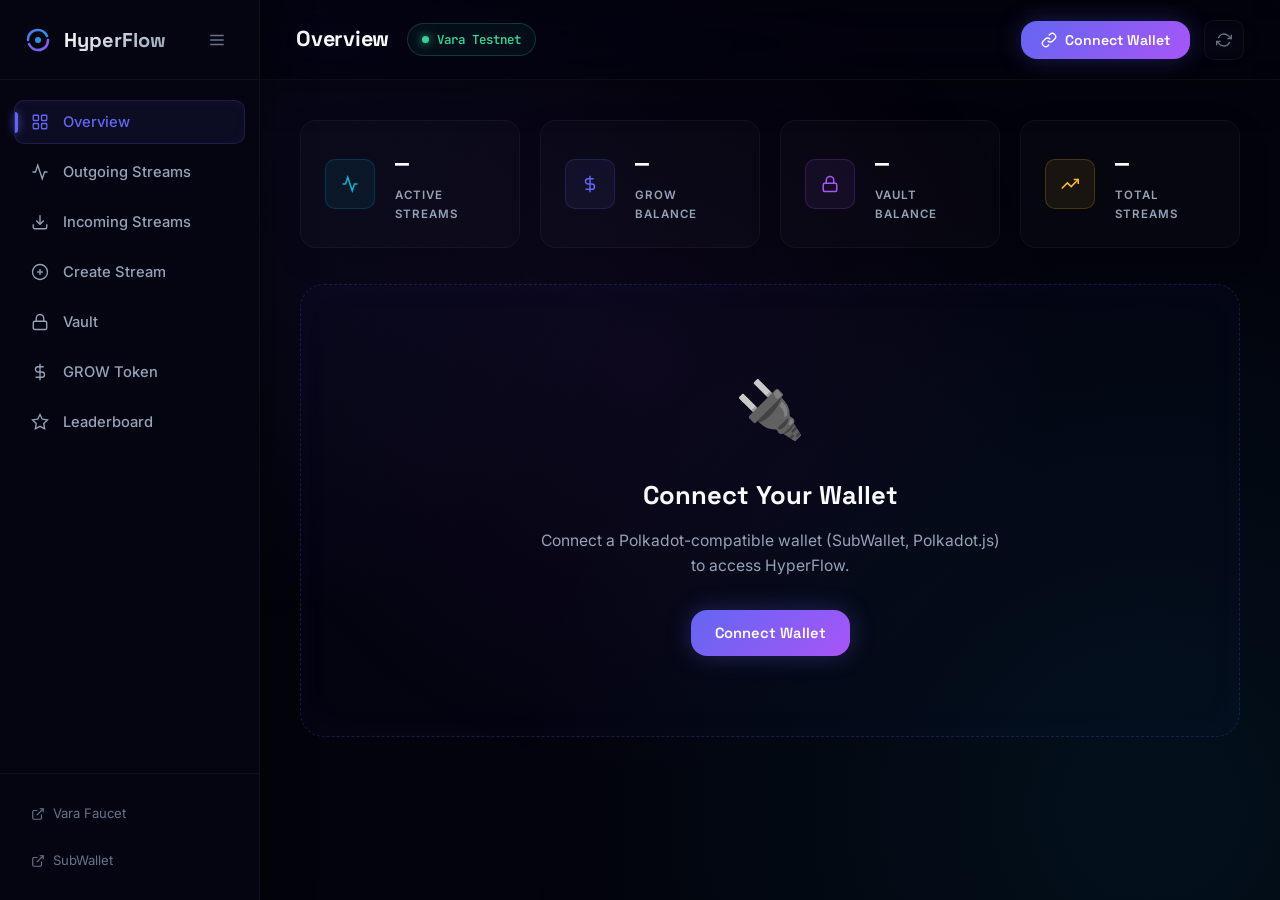
<file: app.html>
<!DOCTYPE html>
<html lang="en">
<head>
  <meta charset="UTF-8"/>
  <meta name="viewport" content="width=device-width, initial-scale=1.0"/>
  <title>HyperFlow App — Stream Dashboard</title>
  <link rel="preconnect" href="https://fonts.googleapis.com"/>
  <link rel="preconnect" href="https://fonts.gstatic.com" crossorigin/>
  <link href="https://fonts.googleapis.com/css2?family=Inter:wght@300;400;500;600;700;800&family=Space+Grotesk:wght@400;500;600;700&family=JetBrains+Mono:wght@400;500&display=swap" rel="stylesheet"/>
  <link rel="stylesheet" href="app-style.css"/>
</head>
<body>

<!-- ===== WALLET MODAL ===== -->
<div class="modal-overlay" id="wallet-modal">
  <div class="modal-box wallet-modal-box">
    <div class="modal-header">
      <div class="modal-logo">
        <svg width="22" height="22" viewBox="0 0 28 28" fill="none">
          <path d="M4 14 C4 8 8 4 14 4 C18 4 21 6 23 10" stroke="url(#wLG)" stroke-width="2.5" stroke-linecap="round"/>
          <path d="M24 14 C24 20 20 24 14 24 C10 24 7 22 5 18" stroke="url(#wLG2)" stroke-width="2.5" stroke-linecap="round"/>
          <circle cx="14" cy="14" r="3" fill="url(#wLG)"/>
          <defs>
            <linearGradient id="wLG" x1="0" y1="0" x2="28" y2="28" gradientUnits="userSpaceOnUse">
              <stop offset="0%" stop-color="#6366f1"/><stop offset="100%" stop-color="#06b6d4"/>
            </linearGradient>
            <linearGradient id="wLG2" x1="28" y1="0" x2="0" y2="28" gradientUnits="userSpaceOnUse">
              <stop offset="0%" stop-color="#a855f7"/><stop offset="100%" stop-color="#6366f1"/>
            </linearGradient>
          </defs>
        </svg>
        Connect Wallet
      </div>
      <button class="modal-close" id="wallet-modal-close" aria-label="Close">✕</button>
    </div>
    <div id="wallet-modal-body" class="modal-body-content"></div>
  </div>
</div>

<!-- ===== CONFIRM MODAL ===== -->
<div class="modal-overlay" id="confirm-modal">
  <div class="modal-box confirm-modal-box">
    <div class="modal-header">
      <span id="confirm-title">Confirm Action</span>
      <button class="modal-close" id="confirm-modal-close">✕</button>
    </div>
    <div class="modal-body-content">
      <p id="confirm-message" class="confirm-msg"></p>
      <div class="confirm-btns">
        <button class="btn-danger" id="confirm-ok-btn">Confirm</button>
        <button class="btn-cancel" id="confirm-cancel-btn">Cancel</button>
      </div>
    </div>
  </div>
</div>

<!-- ===== TOAST ===== -->
<div id="toast-container" class="toast-container"></div>

<!-- ===== SIDEBAR ===== -->
<div class="app-layout">
  <aside class="sidebar" id="sidebar">
    <div class="sidebar-logo">
      <a href="index.html" class="logo-link">
        <svg width="28" height="28" viewBox="0 0 28 28" fill="none">
          <path d="M4 14 C4 8 8 4 14 4 C18 4 21 6 23 10" stroke="url(#sLG)" stroke-width="2.5" stroke-linecap="round"/>
          <path d="M24 14 C24 20 20 24 14 24 C10 24 7 22 5 18" stroke="url(#sLG2)" stroke-width="2.5" stroke-linecap="round"/>
          <circle cx="14" cy="14" r="3" fill="url(#sLG)"/>
          <defs>
            <linearGradient id="sLG" x1="0" y1="0" x2="28" y2="28" gradientUnits="userSpaceOnUse">
              <stop offset="0%" stop-color="#6366f1"/><stop offset="100%" stop-color="#06b6d4"/>
            </linearGradient>
            <linearGradient id="sLG2" x1="28" y1="0" x2="0" y2="28" gradientUnits="userSpaceOnUse">
              <stop offset="0%" stop-color="#a855f7"/><stop offset="100%" stop-color="#6366f1"/>
            </linearGradient>
          </defs>
        </svg>
        <span class="logo-text">HyperFlow</span>
      </a>
      <button class="sidebar-toggle" id="sidebar-toggle" aria-label="Toggle sidebar">
        <svg width="18" height="18" viewBox="0 0 24 24" fill="none" stroke="currentColor" stroke-width="2"><line x1="3" y1="6" x2="21" y2="6"/><line x1="3" y1="12" x2="21" y2="12"/><line x1="3" y1="18" x2="21" y2="18"/></svg>
      </button>
    </div>

    <nav class="sidebar-nav">
      <button class="nav-item active" data-tab="overview" id="tab-overview">
        <svg width="18" height="18" viewBox="0 0 24 24" fill="none" stroke="currentColor" stroke-width="1.8"><rect x="3" y="3" width="7" height="7" rx="1"/><rect x="14" y="3" width="7" height="7" rx="1"/><rect x="3" y="14" width="7" height="7" rx="1"/><rect x="14" y="14" width="7" height="7" rx="1"/></svg>
        <span>Overview</span>
      </button>
      <button class="nav-item" data-tab="outgoing" id="tab-outgoing">
        <svg width="18" height="18" viewBox="0 0 24 24" fill="none" stroke="currentColor" stroke-width="1.8"><polyline points="22 12 18 12 15 21 9 3 6 12 2 12"/></svg>
        <span>Outgoing Streams</span>
      </button>
      <button class="nav-item" data-tab="incoming" id="tab-incoming">
        <svg width="18" height="18" viewBox="0 0 24 24" fill="none" stroke="currentColor" stroke-width="1.8"><path d="M21 15v4a2 2 0 0 1-2 2H5a2 2 0 0 1-2-2v-4"/><polyline points="7 10 12 15 17 10"/><line x1="12" y1="15" x2="12" y2="3"/></svg>
        <span>Incoming Streams</span>
      </button>
      <button class="nav-item" data-tab="create" id="tab-create">
        <svg width="18" height="18" viewBox="0 0 24 24" fill="none" stroke="currentColor" stroke-width="1.8"><circle cx="12" cy="12" r="10"/><line x1="12" y1="8" x2="12" y2="16"/><line x1="8" y1="12" x2="16" y2="12"/></svg>
        <span>Create Stream</span>
      </button>
      <button class="nav-item" data-tab="vault" id="tab-vault">
        <svg width="18" height="18" viewBox="0 0 24 24" fill="none" stroke="currentColor" stroke-width="1.8"><rect x="3" y="11" width="18" height="11" rx="2"/><path d="M7 11V7a5 5 0 0 1 10 0v4"/></svg>
        <span>Vault</span>
      </button>
      <button class="nav-item" data-tab="grow" id="tab-grow">
        <svg width="18" height="18" viewBox="0 0 24 24" fill="none" stroke="currentColor" stroke-width="1.8"><line x1="12" y1="1" x2="12" y2="23"/><path d="M17 5H9.5a3.5 3.5 0 0 0 0 7h5a3.5 3.5 0 0 1 0 7H6"/></svg>
        <span>GROW Token</span>
      </button>
      <button class="nav-item" data-tab="leaderboard" id="tab-leaderboard">
        <svg width="18" height="18" viewBox="0 0 24 24" fill="none" stroke="currentColor" stroke-width="1.8"><polygon points="12 2 15.09 8.26 22 9.27 17 14.14 18.18 21.02 12 17.77 5.82 21.02 7 14.14 2 9.27 8.91 8.26 12 2"/></svg>
        <span>Leaderboard</span>
      </button>
    </nav>

    <div class="sidebar-footer">
      <a href="https://idea.gear-tech.io/programs?node=wss%3A%2F%2Ftestnet.vara.network" target="_blank" class="sidebar-external">
        <svg width="14" height="14" viewBox="0 0 24 24" fill="none" stroke="currentColor" stroke-width="2"><path d="M18 13v6a2 2 0 0 1-2 2H5a2 2 0 0 1-2-2V8a2 2 0 0 1 2-2h6"/><polyline points="15 3 21 3 21 9"/><line x1="10" y1="14" x2="21" y2="3"/></svg>
        Vara Faucet
      </a>
      <a href="https://www.subwallet.app/" target="_blank" class="sidebar-external">
        <svg width="14" height="14" viewBox="0 0 24 24" fill="none" stroke="currentColor" stroke-width="2"><path d="M18 13v6a2 2 0 0 1-2 2H5a2 2 0 0 1-2-2V8a2 2 0 0 1 2-2h6"/><polyline points="15 3 21 3 21 9"/><line x1="10" y1="14" x2="21" y2="3"/></svg>
        SubWallet
      </a>
    </div>
  </aside>

  <!-- ===== MAIN CONTENT ===== -->
  <div class="main-wrap">

    <!-- TOP BAR -->
    <header class="topbar">
      <div class="topbar-left">
        <h1 class="page-title" id="page-title">Overview</h1>
        <span class="network-badge">
          <span class="net-dot"></span>
          Vara Testnet
        </span>
      </div>
      <div class="topbar-right">
        <div class="topbar-wallet" id="topbar-wallet">
          <!-- populated by JS -->
          <button class="btn-connect-top" id="topbar-connect-btn">
            <svg width="16" height="16" viewBox="0 0 24 24" fill="none" stroke="currentColor" stroke-width="2"><path d="M10 13a5 5 0 0 0 7.54.54l3-3a5 5 0 0 0-7.07-7.07l-1.72 1.71"/><path d="M14 11a5 5 0 0 0-7.54-.54l-3 3a5 5 0 0 0 7.07 7.07l1.71-1.71"/></svg>
            Connect Wallet
          </button>
        </div>
        <button class="topbar-refresh" id="refresh-btn" title="Refresh data">
          <svg width="16" height="16" viewBox="0 0 24 24" fill="none" stroke="currentColor" stroke-width="2"><polyline points="23 4 23 10 17 10"/><polyline points="1 20 1 14 7 14"/><path d="M3.51 9a9 9 0 0 1 14.85-3.36L23 10M1 14l4.64 4.36A9 9 0 0 0 20.49 15"/></svg>
        </button>
      </div>
    </header>

    <!-- PAGE CONTENT AREA -->
    <main class="content-area">

      <!-- ===== OVERVIEW TAB ===== -->
      <div class="tab-content active" id="tab-content-overview">
        <!-- Stats Row -->
        <div class="stats-row" id="stats-row">
          <div class="stat-card">
            <div class="stat-icon-wrap cyan">
              <svg width="18" height="18" viewBox="0 0 24 24" fill="none" stroke="currentColor" stroke-width="2"><polyline points="22 12 18 12 15 21 9 3 6 12 2 12"/></svg>
            </div>
            <div class="stat-info">
              <span class="stat-val" id="stat-active-streams">—</span>
              <span class="stat-lbl">Active Streams</span>
            </div>
          </div>
          <div class="stat-card">
            <div class="stat-icon-wrap indigo">
              <svg width="18" height="18" viewBox="0 0 24 24" fill="none" stroke="currentColor" stroke-width="2"><line x1="12" y1="1" x2="12" y2="23"/><path d="M17 5H9.5a3.5 3.5 0 0 0 0 7h5a3.5 3.5 0 0 1 0 7H6"/></svg>
            </div>
            <div class="stat-info">
              <span class="stat-val" id="stat-grow-balance">—</span>
              <span class="stat-lbl">GROW Balance</span>
            </div>
          </div>
          <div class="stat-card">
            <div class="stat-icon-wrap purple">
              <svg width="18" height="18" viewBox="0 0 24 24" fill="none" stroke="currentColor" stroke-width="2"><rect x="3" y="11" width="18" height="11" rx="2"/><path d="M7 11V7a5 5 0 0 1 10 0v4"/></svg>
            </div>
            <div class="stat-info">
              <span class="stat-val" id="stat-vault-balance">—</span>
              <span class="stat-lbl">Vault Balance</span>
            </div>
          </div>
          <div class="stat-card">
            <div class="stat-icon-wrap gold">
              <svg width="18" height="18" viewBox="0 0 24 24" fill="none" stroke="currentColor" stroke-width="2"><polyline points="23 6 13.5 15.5 8.5 10.5 1 18"/><polyline points="17 6 23 6 23 12"/></svg>
            </div>
            <div class="stat-info">
              <span class="stat-val" id="stat-total-streams">—</span>
              <span class="stat-lbl">Total Streams</span>
            </div>
          </div>
        </div>

        <!-- Not Connected Banner -->
        <div class="not-connected-banner" id="not-connected-banner">
          <div class="ncb-icon">🔌</div>
          <h3>Connect Your Wallet</h3>
          <p>Connect a Polkadot-compatible wallet (SubWallet, Polkadot.js) to access HyperFlow.</p>
          <button class="btn-primary-app" id="ncb-connect-btn">Connect Wallet</button>
        </div>

        <!-- Recent Streams (shown when connected) -->
        <div class="section-block hidden" id="overview-streams-section">
          <div class="section-head">
            <h2 class="section-h2">Your Streams</h2>
            <button class="btn-sm-primary" id="overview-create-btn">+ New Stream</button>
          </div>
          <div id="overview-streams-list" class="stream-list">
            <div class="list-loading"><div class="spinner"></div> Loading streams...</div>
          </div>
        </div>
      </div>

      <!-- ===== OUTGOING STREAMS TAB ===== -->
      <div class="tab-content" id="tab-content-outgoing">
        <div class="tab-header-bar">
          <h2 class="tab-h2">Outgoing Streams</h2>
          <button class="btn-sm-primary" id="outgoing-create-btn">+ Create Stream</button>
        </div>
        <div class="section-block">
          <div id="outgoing-streams-list" class="stream-list">
            <div class="list-loading"><div class="spinner"></div> Loading...</div>
          </div>
        </div>
      </div>

      <!-- ===== INCOMING STREAMS TAB ===== -->
      <div class="tab-content" id="tab-content-incoming">
        <div class="tab-header-bar">
          <h2 class="tab-h2">Incoming Streams</h2>
          <p class="tab-desc">Streams where you are the receiver. Withdraw accrued tokens anytime.</p>
        </div>
        <div class="section-block">
          <div id="incoming-streams-list" class="stream-list">
            <div class="list-loading"><div class="spinner"></div> Loading...</div>
          </div>
        </div>
      </div>

      <!-- ===== CREATE STREAM TAB ===== -->
      <div class="tab-content" id="tab-content-create">
        <div class="tab-header-bar">
          <h2 class="tab-h2">Create a Stream</h2>
          <p class="tab-desc">Start a new per-second token stream to any address on Vara.</p>
        </div>
        <div class="form-card">
          <div class="form-grid">
            <div class="form-group full-width">
              <label for="cs-receiver">Receiver Address</label>
              <input type="text" id="cs-receiver" placeholder="0x... (Vara account address)" autocomplete="off"/>
              <span class="form-hint">The address that will receive the token stream</span>
            </div>
            <div class="form-group">
              <label for="cs-token">Token</label>
              <select id="cs-token">
                <option value="0x05a2a482f1a1a7ebf74643f3cc2099597dac81ff92535cbd647948febee8fe36">GROW Token</option>
              </select>
            </div>
            <div class="form-group">
              <label for="cs-flow-rate">Flow Rate</label>
              <div class="input-with-unit">
                <input type="number" id="cs-flow-rate" placeholder="0.01" step="0.001" min="0"/>
                <span class="input-unit">GROW / hr</span>
              </div>
              <span class="form-hint" id="cs-flow-hint">≈ 0.0000028 GROW/sec</span>
            </div>
            <div class="form-group">
              <label for="cs-deposit">Initial Deposit</label>
              <div class="input-with-unit">
                <input type="number" id="cs-deposit" placeholder="100" step="0.1" min="0"/>
                <span class="input-unit">GROW</span>
              </div>
              <span class="form-hint" id="cs-deposit-hint">Min buffer: 1 hr of flow rate</span>
            </div>
          </div>

          <div class="stream-preview" id="stream-preview">
            <div class="preview-row">
              <span>Flow Rate</span>
              <span id="preview-rate">—</span>
            </div>
            <div class="preview-row">
              <span>Duration</span>
              <span id="preview-duration">—</span>
            </div>
            <div class="preview-row">
              <span>Min Buffer Required</span>
              <span id="preview-buffer">—</span>
            </div>
          </div>

          <div class="form-actions">
            <button class="btn-primary-app btn-full" id="create-stream-btn">
              <svg width="18" height="18" viewBox="0 0 24 24" fill="none" stroke="currentColor" stroke-width="2"><path d="M13 2L3 14h9l-1 8 10-12h-9l1-8z"/></svg>
              Create Stream
            </button>
            <p class="form-note">Tokens will be drawn from your vault balance. Make sure you have enough GROW deposited.</p>
          </div>
        </div>
      </div>

      <!-- ===== VAULT TAB ===== -->
      <div class="tab-content" id="tab-content-vault">
        <div class="tab-header-bar">
          <h2 class="tab-h2">Token Vault</h2>
          <p class="tab-desc">Deposit GROW tokens into the vault to fund your streams.</p>
        </div>
        <div class="vault-grid">
          <div class="form-card">
            <h3 class="form-card-title">
              <span class="fct-dot cyan"></span>Vault Balance
            </h3>
            <div class="vault-balance-display">
              <span class="vbd-amount" id="vault-deposited">—</span>
              <span class="vbd-label">GROW Deposited</span>
            </div>
            <div class="vault-sub-row">
              <div class="vsub">
                <span class="vsub-label">Available</span>
                <span class="vsub-val" id="vault-available">—</span>
              </div>
              <div class="vsub">
                <span class="vsub-label">Allocated</span>
                <span class="vsub-val" id="vault-allocated">—</span>
              </div>
            </div>
            <button class="btn-outline-app" id="vault-refresh-btn">Refresh Balances</button>
          </div>
          <div class="form-card">
            <h3 class="form-card-title">
              <span class="fct-dot indigo"></span>Deposit Tokens
            </h3>
            <div class="form-group">
              <label for="vault-deposit-amount">Amount (GROW)</label>
              <div class="input-with-unit">
                <input type="number" id="vault-deposit-amount" placeholder="100" step="1" min="0"/>
                <span class="input-unit">GROW</span>
              </div>
              <span class="form-hint">Wallet balance: <span id="wallet-grow-balance">—</span> GROW</span>
            </div>
            <button class="btn-primary-app" id="vault-deposit-btn">Deposit to Vault</button>
          </div>
          <div class="form-card">
            <h3 class="form-card-title">
              <span class="fct-dot purple"></span>Withdraw Tokens
            </h3>
            <div class="form-group">
              <label for="vault-withdraw-amount">Amount (GROW)</label>
              <div class="input-with-unit">
                <input type="number" id="vault-withdraw-amount" placeholder="50" step="1" min="0"/>
                <span class="input-unit">GROW</span>
              </div>
              <span class="form-hint">Only available (non-allocated) balance can be withdrawn.</span>
            </div>
            <button class="btn-danger-app" id="vault-withdraw-btn">Withdraw from Vault</button>
          </div>
        </div>
      </div>

      <!-- ===== GROW TOKEN TAB ===== -->
      <div class="tab-content" id="tab-content-grow">
        <div class="tab-header-bar">
          <h2 class="tab-h2">GROW Token</h2>
          <p class="tab-desc">Manage your GROW tokens on Vara Testnet.</p>
        </div>
        <div class="grow-grid">
          <div class="form-card token-info-card">
            <h3 class="form-card-title"><span class="fct-dot cyan"></span>Token Info</h3>
            <div class="token-info-rows" id="token-info-rows">
              <div class="list-loading"><div class="spinner"></div> Loading token info...</div>
            </div>
          </div>
          <div class="form-card">
            <h3 class="form-card-title"><span class="fct-dot indigo"></span>Faucet (Testnet)</h3>
            <p class="card-desc">Mint 1,000 GROW tokens from the testnet faucet. Rate limited.</p>
            <div class="form-group">
              <label>Your Address</label>
              <div class="addr-display" id="faucet-addr-display">Connect wallet first</div>
            </div>
            <button class="btn-primary-app" id="faucet-btn">
              <svg width="16" height="16" viewBox="0 0 24 24" fill="none" stroke="currentColor" stroke-width="2"><path d="M12 2v20M2 12h20"/></svg>
              Mint 1,000 GROW
            </button>
          </div>
          <div class="form-card">
            <h3 class="form-card-title"><span class="fct-dot purple"></span>Approve Vault</h3>
            <p class="card-desc">Approve the TokenVault contract to spend your GROW tokens (required before depositing).</p>
            <div class="form-group">
              <label for="approve-amount">Amount to Approve</label>
              <div class="input-with-unit">
                <input type="number" id="approve-amount" placeholder="10000" step="100" min="0"/>
                <span class="input-unit">GROW</span>
              </div>
            </div>
            <button class="btn-primary-app" id="approve-btn">Approve Vault Spending</button>
            <div class="form-group" style="margin-top:16px">
              <label>Current Allowance</label>
              <div class="addr-display" id="allowance-display">—</div>
            </div>
          </div>
          <div class="form-card">
            <h3 class="form-card-title"><span class="fct-dot gold"></span>Transfer GROW</h3>
            <div class="form-group">
              <label for="transfer-to">Recipient Address</label>
              <input type="text" id="transfer-to" placeholder="0x..."/>
            </div>
            <div class="form-group">
              <label for="transfer-amount">Amount (GROW)</label>
              <div class="input-with-unit">
                <input type="number" id="transfer-amount" placeholder="10" step="0.01"/>
                <span class="input-unit">GROW</span>
              </div>
            </div>
            <button class="btn-outline-app" id="transfer-btn">Transfer GROW</button>
          </div>
        </div>
      </div>

      <!-- ===== LEADERBOARD TAB ===== -->
      <div class="tab-content" id="tab-content-leaderboard">
        <div class="tab-header-bar">
          <h2 class="tab-h2">Campaign Leaderboard</h2>
          <p class="tab-desc">Top contributors earn XP and USDC rewards. Join the campaign!</p>
        </div>
        <div class="leaderboard-wrap">
          <div class="lb-controls">
            <div class="lb-filters">
              <button class="lb-filter active" data-track="ALL">All</button>
              <button class="lb-filter" data-track="OSS">OSS Track</button>
              <button class="lb-filter" data-track="CONTENT">Content Track</button>
            </div>
            <button class="btn-outline-app btn-sm" id="lb-refresh-btn">Refresh</button>
          </div>
          <div class="lb-stats-row" id="lb-stats-row">
            <div class="lb-stat"><span class="lb-stat-val" id="lb-total-participants">—</span><span class="lb-stat-lbl">Participants</span></div>
            <div class="lb-stat"><span class="lb-stat-val" id="lb-total-xp">—</span><span class="lb-stat-lbl">Total XP</span></div>
            <div class="lb-stat"><span class="lb-stat-val" id="lb-prize-pool">—</span><span class="lb-stat-lbl">Prize Pool (USDC)</span></div>
          </div>
          <div class="lb-table-wrap">
            <table class="lb-table">
              <thead>
                <tr>
                  <th>#</th>
                  <th>Wallet</th>
                  <th>GitHub</th>
                  <th>XP</th>
                  <th>Track</th>
                  <th>Est. Payout</th>
                </tr>
              </thead>
              <tbody id="lb-table-body">
                <tr><td colspan="6" class="lb-loading"><div class="spinner"></div> Loading leaderboard...</td></tr>
              </tbody>
            </table>
          </div>
          <div class="lb-register-cta" id="lb-register-cta">
            <div class="lrc-icon">🏆</div>
            <h3>Join the Campaign</h3>
            <p>Earn XP by contributing to GrowStreams/HyperFlow — submit PRs or create content. Connect your wallet to register.</p>
            <button class="btn-primary-app" id="lb-register-btn">Register for Campaign</button>
          </div>
        </div>
      </div>

    </main>
  </div>
</div>

<!-- ===== STREAM ACTION MODAL ===== -->
<div class="modal-overlay" id="stream-action-modal">
  <div class="modal-box stream-action-box">
    <div class="modal-header">
      <span id="sam-title">Stream Details</span>
      <button class="modal-close" id="sam-close">✕</button>
    </div>
    <div id="sam-body" class="modal-body-content"></div>
  </div>
</div>

<script src="wallet.js"></script>
<script src="api.js"></script>
<script src="app-logic.js"></script>
</body>
</html>
</file>
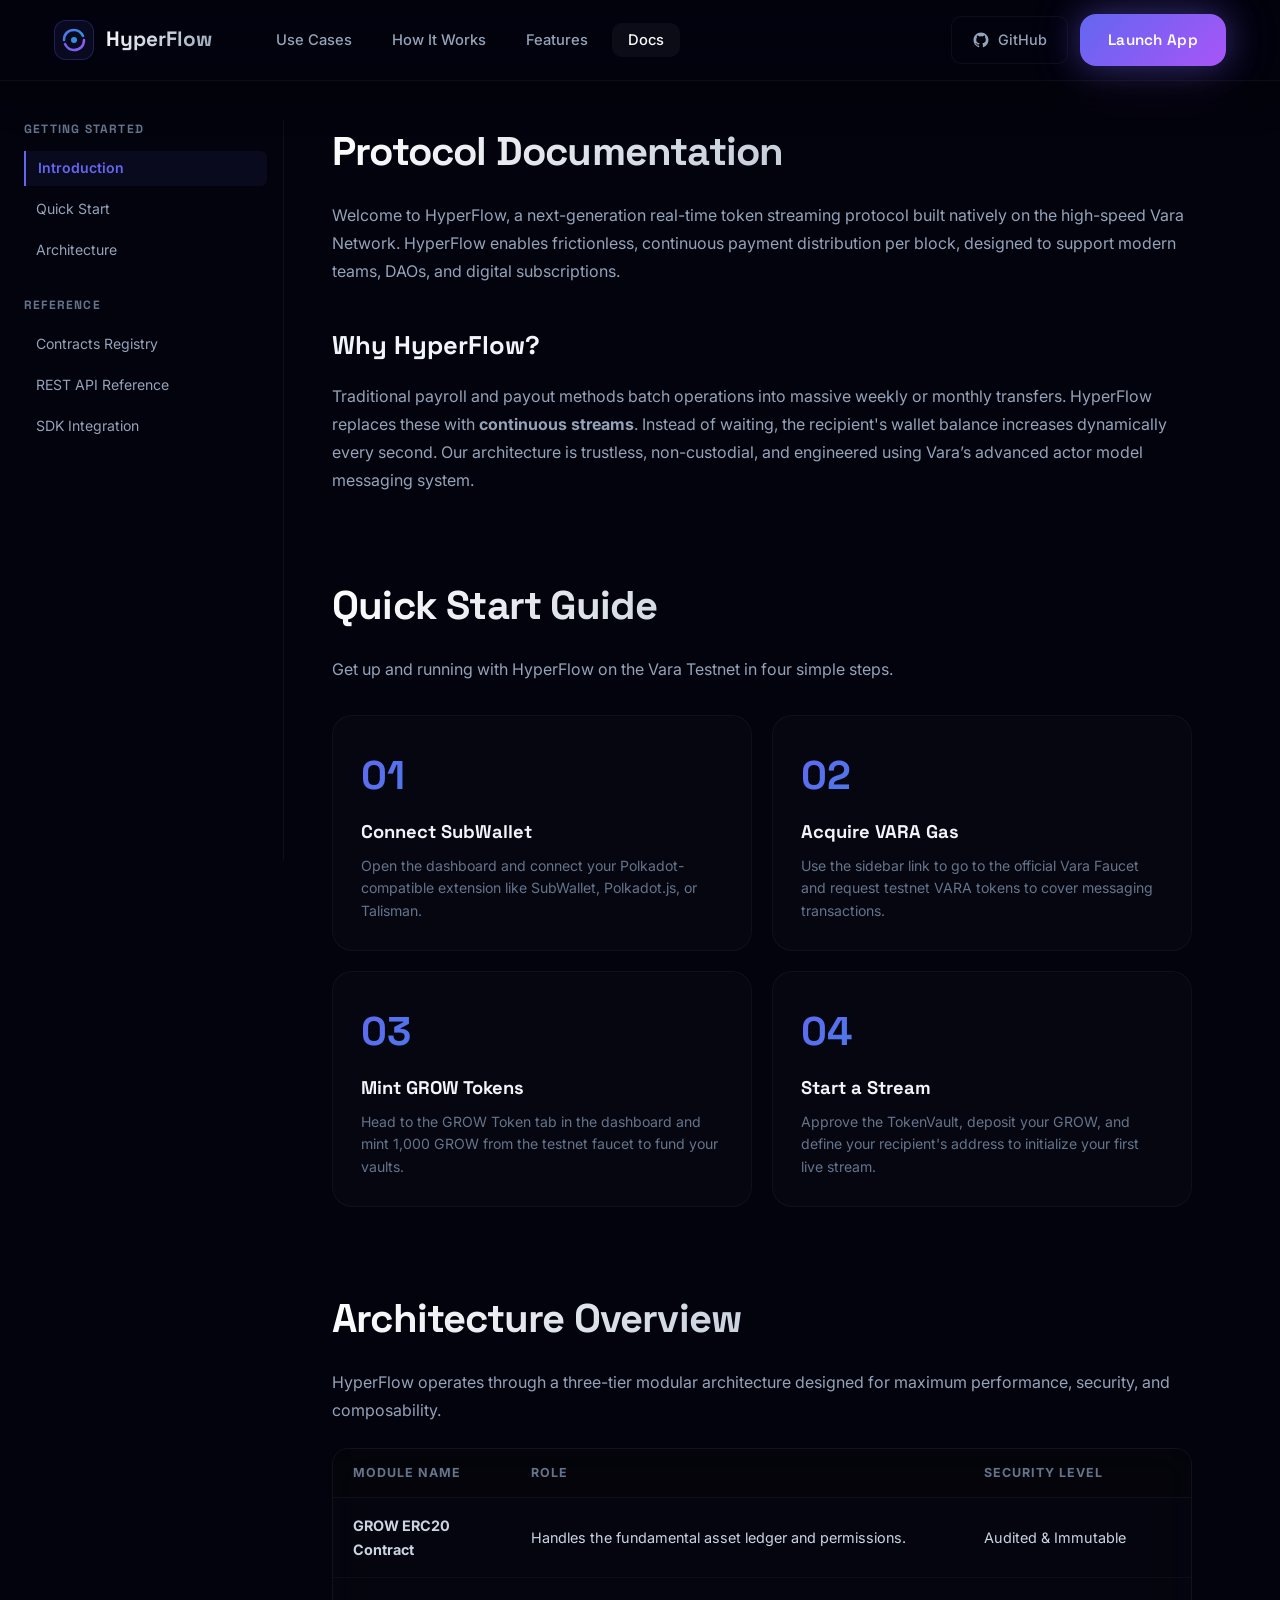
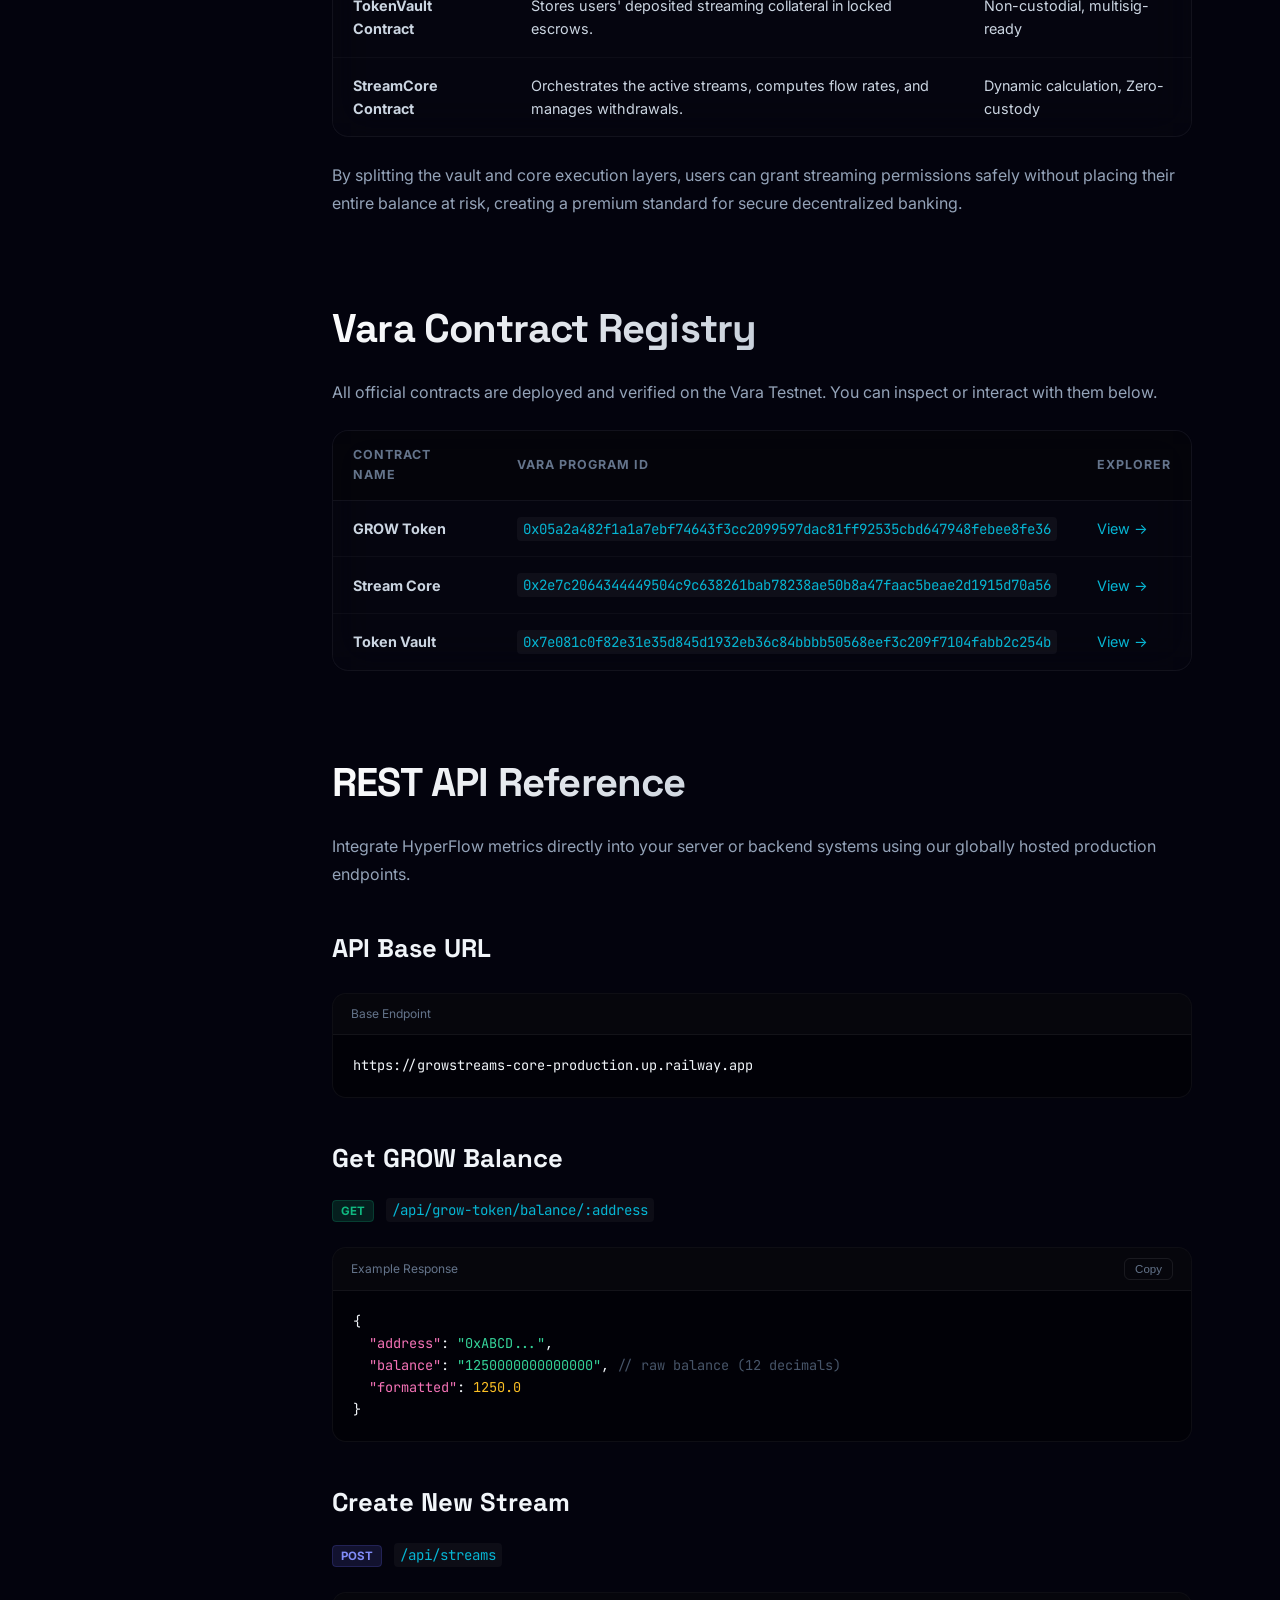
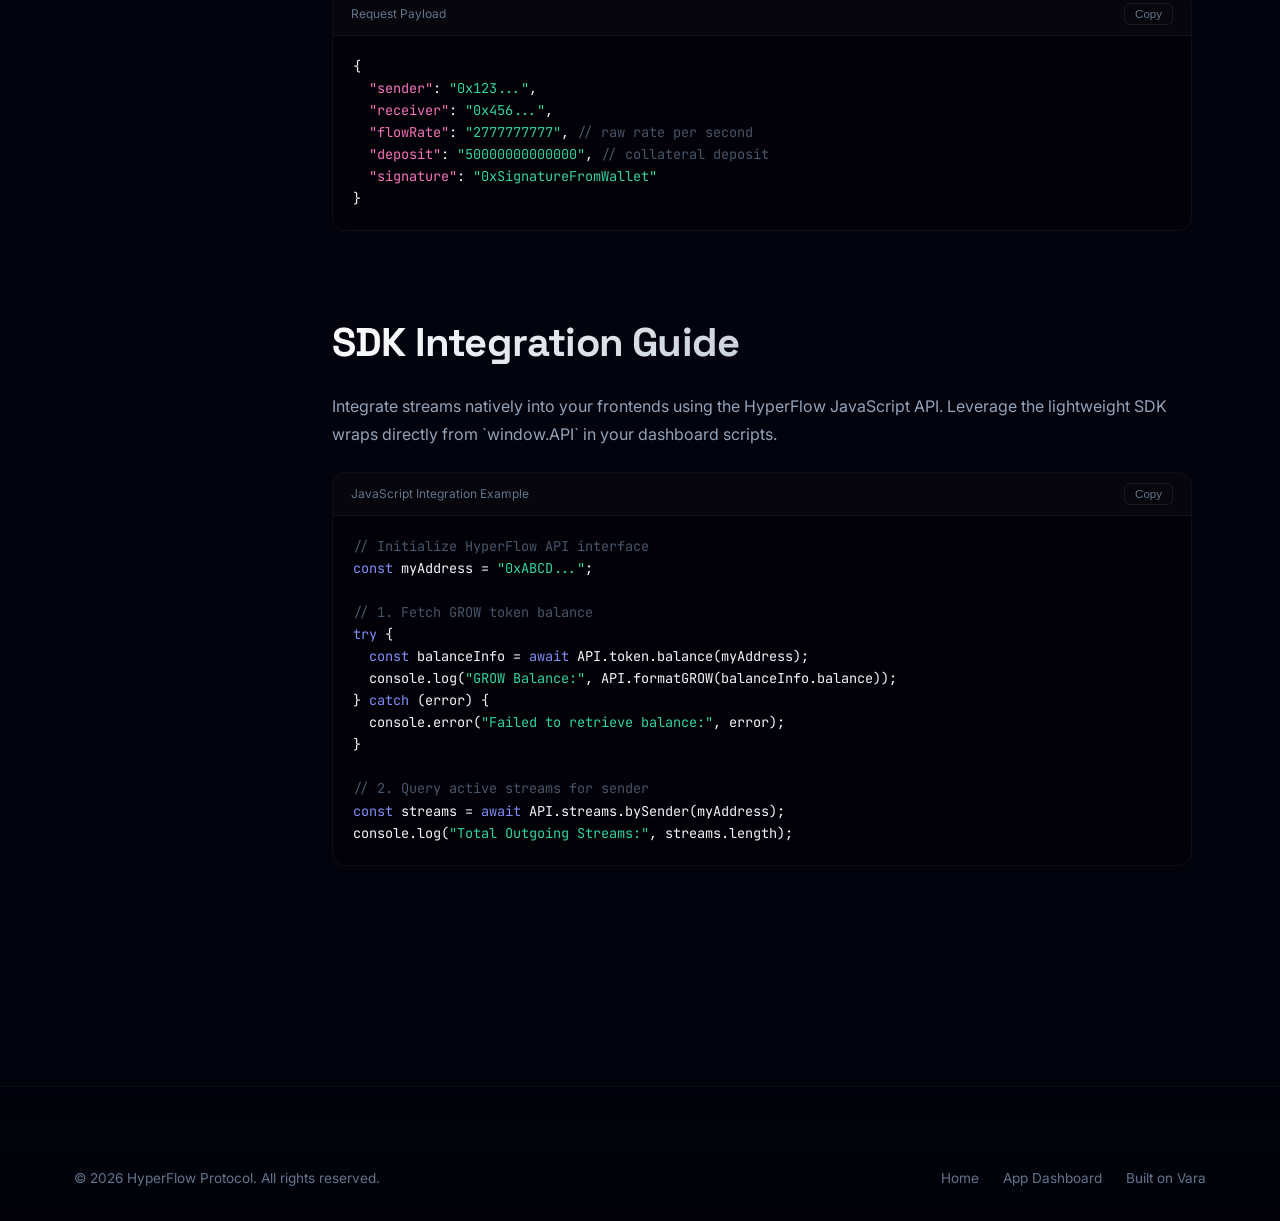
<file: docs.html>
<!DOCTYPE html>
<html lang="en">
<head>
  <meta charset="UTF-8" />
  <meta name="viewport" content="width=device-width, initial-scale=1.0" />
  <title>HyperFlow Docs — God-Tier Streaming Protocol on Vara</title>
  <meta name="description" content="Technical documentation and integration guide for the HyperFlow token streaming protocol on Vara." />
  <link rel="preconnect" href="https://fonts.googleapis.com" />
  <link rel="preconnect" href="https://fonts.gstatic.com" crossorigin />
  <link href="https://fonts.googleapis.com/css2?family=Inter:wght@300;400;500;600;700;800&family=Space+Grotesk:wght@400;500;600;700&family=JetBrains+Mono:wght@400;500&display=swap" rel="stylesheet" />
  <link rel="stylesheet" href="style.css" />
  <style>
    /* Docs Specific Layout (Luxury Aurora style) */
    .docs-body {
      background: #03030d;
      color: #f1f5f9;
      min-height: 100vh;
      display: flex;
      flex-direction: column;
    }
    
    .docs-container {
      max-width: 1280px;
      margin: 80px auto 0;
      padding: 40px 24px;
      display: grid;
      grid-template-columns: 260px 1fr;
      gap: 48px;
      flex: 1;
      width: 100%;
    }

    /* Fixed Left Navigation */
    .docs-sidebar {
      position: sticky;
      top: 120px;
      height: calc(100vh - 160px);
      overflow-y: auto;
      padding-right: 16px;
      border-right: 1px solid rgba(255, 255, 255, 0.05);
    }
    
    .docs-sidebar::-webkit-scrollbar { width: 3px; }
    .docs-sidebar::-webkit-scrollbar-thumb { background: rgba(99,102,241,0.2); border-radius: 4px; }
    
    .sidebar-sect {
      margin-bottom: 28px;
    }
    
    .sidebar-title {
      font-family: 'Space Grotesk', sans-serif;
      font-size: 0.75rem;
      font-weight: 700;
      text-transform: uppercase;
      letter-spacing: 0.1em;
      color: #64748b;
      margin-bottom: 12px;
    }
    
    .sidebar-links {
      list-style: none;
      display: flex;
      flex-direction: column;
      gap: 6px;
    }
    
    .sidebar-link {
      display: block;
      color: #94a3b8;
      text-decoration: none;
      font-size: 0.88rem;
      padding: 6px 12px;
      border-radius: 6px;
      transition: all 0.2s;
    }
    
    .sidebar-link:hover {
      color: #06b6d4;
      background: rgba(6, 182, 212, 0.05);
    }
    
    .sidebar-link.active {
      color: #6366f1;
      font-weight: 600;
      background: rgba(99, 102, 241, 0.08);
      border-left: 2px solid #6366f1;
      border-radius: 0 6px 6px 0;
    }

    /* Docs Content Styling */
    .docs-content {
      max-width: 860px;
      padding-bottom: 100px;
    }
    
    .docs-section {
      margin-bottom: 80px;
      scroll-margin-top: 120px;
    }
    
    .docs-section h1 {
      font-family: 'Space Grotesk', sans-serif;
      font-size: 2.5rem;
      font-weight: 800;
      letter-spacing: -0.02em;
      margin-bottom: 16px;
      background: linear-gradient(135deg, #fff 0%, #94a3b8 100%);
      -webkit-background-clip: text;
      -webkit-text-fill-color: transparent;
    }
    
    .docs-section h2 {
      font-family: 'Space Grotesk', sans-serif;
      font-size: 1.6rem;
      font-weight: 700;
      margin-top: 40px;
      margin-bottom: 16px;
      color: #f1f5f9;
      display: flex;
      align-items: center;
      gap: 8px;
    }
    
    .docs-section p {
      color: #94a3b8;
      font-size: 1rem;
      line-height: 1.75;
      margin-bottom: 24px;
    }
    
    /* Luxury tables */
    .docs-table-wrap {
      background: rgba(255, 255, 255, 0.01);
      border: 1px solid rgba(255, 255, 255, 0.05);
      border-radius: 16px;
      overflow: hidden;
      margin: 24px 0;
      backdrop-filter: blur(20px);
    }
    
    .docs-table {
      width: 100%;
      border-collapse: collapse;
      text-align: left;
    }
    
    .docs-table th {
      background: rgba(0, 0, 0, 0.3);
      padding: 14px 20px;
      font-size: 0.78rem;
      font-weight: 700;
      text-transform: uppercase;
      letter-spacing: 0.08em;
      color: #64748b;
      border-bottom: 1px solid rgba(255, 255, 255, 0.05);
    }
    
    .docs-table td {
      padding: 16px 20px;
      font-size: 0.9rem;
      border-bottom: 1px solid rgba(255, 255, 255, 0.03);
      color: #cbd5e1;
    }
    
    .docs-table tr:last-child td { border-bottom: none; }
    
    /* Code styling */
    code {
      font-family: 'JetBrains Mono', monospace;
      font-size: 0.88rem;
      background: rgba(255, 255, 255, 0.04);
      padding: 3px 6px;
      border-radius: 4px;
      color: #06b6d4;
    }
    
    .code-block-wrap {
      position: relative;
      margin: 24px 0;
      background: rgba(0, 0, 0, 0.4);
      border: 1px solid rgba(255, 255, 255, 0.05);
      border-radius: 14px;
      overflow: hidden;
    }
    
    .code-header {
      display: flex;
      justify-content: space-between;
      align-items: center;
      padding: 10px 18px;
      background: rgba(255, 255, 255, 0.02);
      border-bottom: 1px solid rgba(255, 255, 255, 0.05);
      font-size: 0.75rem;
      color: #64748b;
    }
    
    .btn-copy {
      background: none;
      border: 1px solid rgba(255, 255, 255, 0.08);
      color: #64748b;
      padding: 4px 10px;
      border-radius: 6px;
      cursor: pointer;
      font-size: 0.72rem;
      transition: all 0.2s;
    }
    .btn-copy:hover {
      color: #fff;
      border-color: rgba(255, 255, 255, 0.2);
      background: rgba(255,255,255,0.02);
    }
    
    pre {
      margin: 0;
      padding: 20px;
      overflow-x: auto;
    }
    
    pre code {
      background: none;
      padding: 0;
      color: #f1f5f9;
      font-size: 0.85rem;
      line-height: 1.6;
    }
    
    .c-key { color: #f472b6; }
    .c-str { color: #34d399; }
    .c-num { color: #fbbf24; }
    .c-var { color: #818cf8; }
    .c-com { color: #475569; }

    /* Bento card style for quick start steps */
    .steps-grid {
      display: grid;
      grid-template-columns: 1fr 1fr;
      gap: 20px;
      margin: 32px 0;
    }
    
    .step-card {
      background: rgba(255, 255, 255, 0.015);
      border: 1px solid rgba(255, 255, 255, 0.04);
      border-radius: 20px;
      padding: 28px;
      position: relative;
      overflow: hidden;
      transition: all 0.3s;
    }
    .step-card:hover {
      background: rgba(255, 255, 255, 0.03);
      border-color: rgba(99, 102, 241, 0.3);
      transform: translateY(-4px);
    }
    
    .step-num {
      font-family: 'Space Grotesk', sans-serif;
      font-size: 2.5rem;
      font-weight: 800;
      background: linear-gradient(135deg, #6366f1 0%, #06b6d4 100%);
      -webkit-background-clip: text;
      -webkit-text-fill-color: transparent;
      margin-bottom: 8px;
    }
    
    .step-title {
      font-family: 'Space Grotesk', sans-serif;
      font-size: 1.15rem;
      font-weight: 700;
      color: #f1f5f9;
      margin-bottom: 8px;
    }
    
    .step-desc {
      color: #64748b;
      font-size: 0.88rem;
      line-height: 1.6;
    }
    
    .api-tag {
      font-size: 0.72rem;
      font-weight: 700;
      padding: 3px 8px;
      border-radius: 4px;
      margin-right: 8px;
    }
    .api-tag.get { background: rgba(16, 185, 129, 0.15); color: #10b981; border: 1px solid rgba(16, 185, 129, 0.2); }
    .api-tag.post { background: rgba(99, 102, 241, 0.15); color: #818cf8; border: 1px solid rgba(99, 102, 241, 0.2); }
    
    @media (max-width: 900px) {
      .docs-container {
        grid-template-columns: 1fr;
      }
      .docs-sidebar {
        display: none;
      }
      .steps-grid {
        grid-template-columns: 1fr;
      }
    }
  </style>
</head>
<body class="docs-body">

  <!-- ===== NAVIGATION ===== -->
  <nav id="navbar" class="navbar scrolled">
    <div class="nav-container">
      <a href="index.html" class="nav-logo">
        <div class="logo-icon">
          <svg width="28" height="28" viewBox="0 0 28 28" fill="none">
            <path d="M4 14 C4 8 8 4 14 4 C18 4 21 6 23 10" stroke="url(#logoGrad)" stroke-width="2.5" stroke-linecap="round"/>
            <path d="M24 14 C24 20 20 24 14 24 C10 24 7 22 5 18" stroke="url(#logoGrad2)" stroke-width="2.5" stroke-linecap="round"/>
            <circle cx="14" cy="14" r="3" fill="url(#logoGrad)"/>
            <defs>
              <linearGradient id="logoGrad" x1="0" y1="0" x2="28" y2="28" gradientUnits="userSpaceOnUse">
                <stop offset="0%" stop-color="#6366f1"/>
                <stop offset="100%" stop-color="#06b6d4"/>
              </linearGradient>
              <linearGradient id="logoGrad2" x1="28" y1="0" x2="0" y2="28" gradientUnits="userSpaceOnUse">
                <stop offset="0%" stop-color="#a855f7"/>
                <stop offset="100%" stop-color="#6366f1"/>
              </linearGradient>
            </defs>
          </svg>
        </div>
        <span class="logo-text">HyperFlow</span>
      </a>

      <ul class="nav-links">
        <li><a href="index.html#use-cases" class="nav-link">Use Cases</a></li>
        <li><a href="index.html#how-it-works" class="nav-link">How It Works</a></li>
        <li><a href="index.html#features" class="nav-link">Features</a></li>
        <li><a href="docs.html" class="nav-link active">Docs</a></li>
      </ul>

      <div class="nav-actions">
        <a href="https://github.com/kingoficealwaysnice/hyperflow" target="_blank" class="btn-ghost">
          <svg width="18" height="18" viewBox="0 0 24 24" fill="currentColor"><path d="M12 2C6.477 2 2 6.484 2 12.017c0 4.425 2.865 8.18 6.839 9.504.5.092.682-.217.682-.483 0-.237-.008-.868-.013-1.703-2.782.605-3.369-1.343-3.369-1.343-.454-1.158-1.11-1.466-1.11-1.466-.908-.62.069-.608.069-.608 1.003.07 1.531 1.032 1.531 1.032.892 1.53 2.341 1.088 2.91.832.092-.647.35-1.088.636-1.338-2.22-.253-4.555-1.113-4.555-4.951 0-1.093.39-1.988 1.029-2.688-.103-.253-.446-1.272.098-2.65 0 0 .84-.27 2.75 1.026A9.564 9.564 0 0112 6.844c.85.004 1.705.115 2.504.337 1.909-1.296 2.747-1.027 2.747-1.027.546 1.379.202 2.398.1 2.651.64.7 1.028 1.595 1.028 2.688 0 3.848-2.339 4.695-4.566 4.943.359.309.678.92.678 1.855 0 1.338-.012 2.419-.012 2.747 0 .268.18.58.688.482A10.019 10.019 0 0022 12.017C22 6.484 17.522 2 12 2z"/></svg>
          GitHub
        </a>
        <a href="app.html" class="btn-primary">
          <span class="btn-shimmer"></span>
          Launch App
        </a>
      </div>
    </div>
  </nav>

  <!-- ===== DOCS MAIN CONTAINER ===== -->
  <div class="docs-container">
    
    <!-- LEFT SIDEBAR -->
    <aside class="docs-sidebar">
      <div class="sidebar-sect">
        <h3 class="sidebar-title">Getting Started</h3>
        <ul class="sidebar-links">
          <li><a href="#introduction" class="sidebar-link active">Introduction</a></li>
          <li><a href="#quick-start" class="sidebar-link">Quick Start</a></li>
          <li><a href="#architecture" class="sidebar-link">Architecture</a></li>
        </ul>
      </div>
      <div class="sidebar-sect">
        <h3 class="sidebar-title">Reference</h3>
        <ul class="sidebar-links">
          <li><a href="#contracts" class="sidebar-link">Contracts Registry</a></li>
          <li><a href="#api" class="sidebar-link">REST API Reference</a></li>
          <li><a href="#sdk" class="sidebar-link">SDK Integration</a></li>
        </ul>
      </div>
    </aside>

    <!-- RIGHT CONTENT AREA -->
    <main class="docs-content">
      
      <!-- INTRODUCTION -->
      <section class="docs-section" id="introduction">
        <h1>Protocol Documentation</h1>
        <p>Welcome to HyperFlow, a next-generation real-time token streaming protocol built natively on the high-speed Vara Network. HyperFlow enables frictionless, continuous payment distribution per block, designed to support modern teams, DAOs, and digital subscriptions.</p>
        
        <h2>Why HyperFlow?</h2>
        <p>Traditional payroll and payout methods batch operations into massive weekly or monthly transfers. HyperFlow replaces these with <strong>continuous streams</strong>. Instead of waiting, the recipient's wallet balance increases dynamically every second. Our architecture is trustless, non-custodial, and engineered using Vara’s advanced actor model messaging system.</p>
      </section>

      <!-- QUICK START -->
      <section class="docs-section" id="quick-start">
        <h1>Quick Start Guide</h1>
        <p>Get up and running with HyperFlow on the Vara Testnet in four simple steps.</p>
        
        <div class="steps-grid">
          <div class="step-card">
            <div class="step-num">01</div>
            <div class="step-title">Connect SubWallet</div>
            <div class="step-desc">Open the dashboard and connect your Polkadot-compatible extension like SubWallet, Polkadot.js, or Talisman.</div>
          </div>
          <div class="step-card">
            <div class="step-num">02</div>
            <div class="step-title">Acquire VARA Gas</div>
            <div class="step-desc">Use the sidebar link to go to the official Vara Faucet and request testnet VARA tokens to cover messaging transactions.</div>
          </div>
          <div class="step-card">
            <div class="step-num">03</div>
            <div class="step-title">Mint GROW Tokens</div>
            <div class="step-desc">Head to the GROW Token tab in the dashboard and mint 1,000 GROW from the testnet faucet to fund your vaults.</div>
          </div>
          <div class="step-card">
            <div class="step-num">04</div>
            <div class="step-title">Start a Stream</div>
            <div class="step-desc">Approve the TokenVault, deposit your GROW, and define your recipient's address to initialize your first live stream.</div>
          </div>
        </div>
      </section>

      <!-- ARCHITECTURE -->
      <section class="docs-section" id="architecture">
        <h1>Architecture Overview</h1>
        <p>HyperFlow operates through a three-tier modular architecture designed for maximum performance, security, and composability.</p>
        
        <div class="docs-table-wrap">
          <table class="docs-table">
            <thead>
              <tr>
                <th>Module Name</th>
                <th>Role</th>
                <th>Security Level</th>
              </tr>
            </thead>
            <tbody>
              <tr>
                <td><strong>GROW ERC20 Contract</strong></td>
                <td>Handles the fundamental asset ledger and permissions.</td>
                <td>Audited & Immutable</td>
              </tr>
              <tr>
                <td><strong>TokenVault Contract</strong></td>
                <td>Stores users' deposited streaming collateral in locked escrows.</td>
                <td>Non-custodial, multisig-ready</td>
              </tr>
              <tr>
                <td><strong>StreamCore Contract</strong></td>
                <td>Orchestrates the active streams, computes flow rates, and manages withdrawals.</td>
                <td>Dynamic calculation, Zero-custody</td>
              </tr>
            </tbody>
          </table>
        </div>
        <p>By splitting the vault and core execution layers, users can grant streaming permissions safely without placing their entire balance at risk, creating a premium standard for secure decentralized banking.</p>
      </section>

      <!-- SMART CONTRACTS -->
      <section class="docs-section" id="contracts">
        <h1>Vara Contract Registry</h1>
        <p>All official contracts are deployed and verified on the Vara Testnet. You can inspect or interact with them below.</p>
        
        <div class="docs-table-wrap">
          <table class="docs-table">
            <thead>
              <tr>
                <th>Contract Name</th>
                <th>Vara Program ID</th>
                <th>Explorer</th>
              </tr>
            </thead>
            <tbody>
              <tr>
                <td><strong>GROW Token</strong></td>
                <td><code>0x05a2a482f1a1a7ebf74643f3cc2099597dac81ff92535cbd647948febee8fe36</code></td>
                <td><a href="https://idea.gear-tech.io/programs/0x05a2a482f1a1a7ebf74643f3cc2099597dac81ff92535cbd647948febee8fe36?node=wss%3A%2F%2Ftestnet.vara.network" target="_blank" style="color:#06b6d4;text-decoration:none">View →</a></td>
              </tr>
              <tr>
                <td><strong>Stream Core</strong></td>
                <td><code>0x2e7c2064344449504c9c638261bab78238ae50b8a47faac5beae2d1915d70a56</code></td>
                <td><a href="https://idea.gear-tech.io/programs/0x2e7c2064344449504c9c638261bab78238ae50b8a47faac5beae2d1915d70a56?node=wss%3A%2F%2Ftestnet.vara.network" target="_blank" style="color:#06b6d4;text-decoration:none">View →</a></td>
              </tr>
              <tr>
                <td><strong>Token Vault</strong></td>
                <td><code>0x7e081c0f82e31e35d845d1932eb36c84bbbb50568eef3c209f7104fabb2c254b</code></td>
                <td><a href="https://idea.gear-tech.io/programs/0x7e081c0f82e31e35d845d1932eb36c84bbbb50568eef3c209f7104fabb2c254b?node=wss%3A%2F%2Ftestnet.vara.network" target="_blank" style="color:#06b6d4;text-decoration:none">View →</a></td>
              </tr>
            </tbody>
          </table>
        </div>
      </section>

      <!-- REST API -->
      <section class="docs-section" id="api">
        <h1>REST API Reference</h1>
        <p>Integrate HyperFlow metrics directly into your server or backend systems using our globally hosted production endpoints.</p>
        
        <h2>API Base URL</h2>
        <div class="code-block-wrap">
          <div class="code-header">
            <span>Base Endpoint</span>
          </div>
          <pre><code>https://growstreams-core-production.up.railway.app</code></pre>
        </div>

        <h2>Get GROW Balance</h2>
        <p><span class="api-tag get">GET</span> <code>/api/grow-token/balance/:address</code></p>
        <div class="code-block-wrap">
          <div class="code-header">
            <span>Example Response</span>
            <button class="btn-copy" onclick="copyToClipboard(this)">Copy</button>
          </div>
<pre><code>{
  <span class="c-key">"address"</span>: <span class="c-str">"0xABCD..."</span>,
  <span class="c-key">"balance"</span>: <span class="c-str">"1250000000000000"</span>, <span class="c-com">// raw balance (12 decimals)</span>
  <span class="c-key">"formatted"</span>: <span class="c-num">1250.0</span>
}</code></pre>
        </div>

        <h2>Create New Stream</h2>
        <p><span class="api-tag post">POST</span> <code>/api/streams</code></p>
        <div class="code-block-wrap">
          <div class="code-header">
            <span>Request Payload</span>
            <button class="btn-copy" onclick="copyToClipboard(this)">Copy</button>
          </div>
<pre><code>{
  <span class="c-key">"sender"</span>: <span class="c-str">"0x123..."</span>,
  <span class="c-key">"receiver"</span>: <span class="c-str">"0x456..."</span>,
  <span class="c-key">"flowRate"</span>: <span class="c-str">"2777777777"</span>, <span class="c-com">// raw rate per second</span>
  <span class="c-key">"deposit"</span>: <span class="c-str">"50000000000000"</span>, <span class="c-com">// collateral deposit</span>
  <span class="c-key">"signature"</span>: <span class="c-str">"0xSignatureFromWallet"</span>
}</code></pre>
        </div>
      </section>

      <!-- SDK -->
      <section class="docs-section" id="sdk">
        <h1>SDK Integration Guide</h1>
        <p>Integrate streams natively into your frontends using the HyperFlow JavaScript API. Leverage the lightweight SDK wraps directly from `window.API` in your dashboard scripts.</p>
        
        <div class="code-block-wrap">
          <div class="code-header">
            <span>JavaScript Integration Example</span>
            <button class="btn-copy" onclick="copyToClipboard(this)">Copy</button>
          </div>
<pre><code><span class="c-com">// Initialize HyperFlow API interface</span>
<span class="c-var">const</span> myAddress = <span class="c-str">"0xABCD..."</span>;

<span class="c-com">// 1. Fetch GROW token balance</span>
<span class="c-var">try</span> {
  <span class="c-var">const</span> balanceInfo = <span class="c-var">await</span> API.token.balance(myAddress);
  console.log(<span class="c-str">"GROW Balance:"</span>, API.formatGROW(balanceInfo.balance));
} <span class="c-var">catch</span> (error) {
  console.error(<span class="c-str">"Failed to retrieve balance:"</span>, error);
}

<span class="c-com">// 2. Query active streams for sender</span>
<span class="c-var">const</span> streams = <span class="c-var">await</span> API.streams.bySender(myAddress);
console.log(<span class="c-str">"Total Outgoing Streams:"</span>, streams.length);</code></pre>
        </div>
      </section>

    </main>
  </div>

  <!-- ===== FOOTER ===== -->
  <footer class="footer">
    <div class="container">
      <div class="footer-bottom" style="border-top:none;padding-top:0">
        <span>© 2026 HyperFlow Protocol. All rights reserved.</span>
        <div class="footer-bottom-links">
          <a href="index.html">Home</a>
          <a href="app.html">App Dashboard</a>
          <a href="https://vara.network" target="_blank">Built on Vara</a>
        </div>
      </div>
    </div>
  </footer>

  <script src="api.js"></script>
  <script>
    /* Simple script for active navigation highlight & copy code */
    document.querySelectorAll('.sidebar-link').forEach(link => {
      link.addEventListener('click', function(e) {
        document.querySelectorAll('.sidebar-link').forEach(l => l.classList.remove('active'));
        this.classList.add('active');
      });
    });

    function copyToClipboard(btn) {
      const code = btn.parentElement.nextElementSibling.querySelector('code').innerText;
      navigator.clipboard.writeText(code).then(() => {
        btn.innerText = 'Copied!';
        setTimeout(() => { btn.innerText = 'Copy'; }, 2000);
      });
    }

    // Scroll reveal highlight for active section
    window.addEventListener('scroll', () => {
      let current = '';
      const sections = document.querySelectorAll('.docs-section');
      const navLinks = document.querySelectorAll('.sidebar-link');
      
      sections.forEach(section => {
        const sectionTop = section.offsetTop;
        if (pageYOffset >= sectionTop - 150) {
          current = section.getAttribute('id');
        }
      });

      navLinks.forEach(link => {
        link.classList.remove('active');
        if (link.getAttribute('href') === `#${current}`) {
          link.classList.add('active');
        }
      });
    });
  </script>
</body>
</html>
</file>
<file: style.css>
/* ============================================================
   HYPERFLOW — DESIGN SYSTEM (style.css)
   Theme: Midnight Aurora × Deep Space Luxury × God-Tier Glassmorphism
============================================================ */

/* ── RESET & VARIABLES ─────────────────────────────────────── */
*, *::before, *::after { box-sizing: border-box; margin: 0; padding: 0; }

:root {
  /* Palette */
  --bg:          #03030d;
  --bg-dark:     #020208;
  --bg-2:        #050514;
  --bg-card:     rgba(255, 255, 255, 0.015);
  --bg-card-hov: rgba(255, 255, 255, 0.035);
  --border:      rgba(255, 255, 255, 0.045);
  --border-hov:  rgba(99, 102, 241, 0.35);

  --indigo:      #6366f1;
  --indigo-glow: rgba(99, 102, 241, 0.4);
  --cyan:        #06b6d4;
  --cyan-glow:   rgba(6, 182, 212, 0.35);
  --purple:      #a855f7;
  --purple-glow: rgba(168, 85, 247, 0.35);
  --gold:        #fbbf24;
  --pink:        #f472b6;
  --green:       #34d399;
  --red:         #f87171;

  --text:        #f8fafc;
  --text-muted:  #64748b;
  --text-dim:    #94a3b8;

  /* Typography */
  --font-sans:  'Inter', -apple-system, system-ui, sans-serif;
  --font-head:  'Space Grotesk', sans-serif;
  --font-mono:  'JetBrains Mono', monospace;

  /* Layout Spacing */
  --section-py: clamp(90px, 11vw, 150px);
  --container:  1240px;
  --radius:     16px;
  --radius-sm:  10px;
  --radius-lg:  28px;
  --radius-xl:  40px;
}

html { scroll-behavior: smooth; }

body {
  font-family: var(--font-sans);
  background: var(--bg);
  color: var(--text);
  line-height: 1.62;
  overflow-x: hidden;
  -webkit-font-smoothing: antialiased;
  position: relative;
}

/* ── SCROLLBAR ────────────────────────────────────────────── */
::-webkit-scrollbar { width: 6px; }
::-webkit-scrollbar-track { background: var(--bg-dark); }
::-webkit-scrollbar-thumb {
  background: linear-gradient(180deg, var(--indigo), var(--cyan));
  border-radius: 10px;
}

/* ── PARTICLE CANVAS & AURORA LIGHTING ────────────────────── */
#particleCanvas {
  position: fixed; inset: 0;
  width: 100%; height: 100%;
  pointer-events: none;
  z-index: 0;
  opacity: 0.45;
}

/* Floating Aurora Orbs */
.aurora-container {
  position: fixed; inset: 0;
  width: 100%; height: 100%;
  pointer-events: none;
  z-index: 0;
  overflow: hidden;
}
.aurora-orb {
  position: absolute;
  border-radius: 50%;
  filter: blur(120px);
  opacity: 0.15;
  mix-blend-mode: screen;
  animation: floatAurora 25s infinite alternate ease-in-out;
}
.aurora-orb.indigo {
  width: 600px; height: 600px;
  background: radial-gradient(circle, var(--indigo) 0%, transparent 80%);
  top: -10%; left: -10%;
}
.aurora-orb.cyan {
  width: 500px; height: 500px;
  background: radial-gradient(circle, var(--cyan) 0%, transparent 80%);
  bottom: 10%; right: -5%;
  animation-delay: -5s;
}
.aurora-orb.purple {
  width: 550px; height: 550px;
  background: radial-gradient(circle, var(--purple) 0%, transparent 80%);
  top: 40%; left: 50%;
  transform: translate(-50%, -50%);
  animation-delay: -10s;
}

/* Noise overlay for organic texture */
.noise-overlay {
  position: fixed; inset: 0;
  background-image: url("data:image/svg+xml,%3Csvg viewBox='0 0 256 256' xmlns='http://www.w3.org/2000/svg'%3E%3Cfilter id='noise'%3E%3CfeTurbulence type='fractalNoise' baseFrequency='0.95' numOctaves='4' stitchTiles='stitch'/%3E%3C/filter%3E%3Crect width='100%25' height='100%25' filter='url(%23noise)' opacity='0.035'/%3E%3C/svg%3E");
  pointer-events: none; z-index: 1; opacity: 0.6;
}

/* ── CONTAINER ────────────────────────────────────────────── */
.container {
  max-width: var(--container);
  margin: 0 auto;
  padding: 0 clamp(24px, 6vw, 54px);
  position: relative; z-index: 2;
}

/* ── TYPOGRAPHY ───────────────────────────────────────────── */
.text-gradient, .title-gradient {
  background: linear-gradient(135deg, #fff 0%, var(--indigo) 40%, var(--cyan) 75%, var(--purple) 100%);
  -webkit-background-clip: text;
  -webkit-text-fill-color: transparent;
  background-clip: text;
  text-shadow: 0 0 40px rgba(99,102,241,0.15);
}

/* ── BUTTONS ──────────────────────────────────────────────── */
.btn-primary {
  position: relative; overflow: hidden;
  display: inline-flex; align-items: center; justify-content: center; gap: 10px;
  padding: 14px 28px;
  background: linear-gradient(135deg, var(--indigo) 0%, var(--purple) 100%);
  color: #fff; font-weight: 600; font-family: var(--font-head);
  font-size: 0.95rem; letter-spacing: 0.02em;
  border: none; border-radius: var(--radius);
  cursor: pointer; text-decoration: none;
  transition: all 0.3s cubic-bezier(0.16, 1, 0.3, 1);
  box-shadow: 0 0 35px var(--indigo-glow), 0 0 60px rgba(168,85,247,0.15);
}
.btn-primary::before {
  content: ''; position: absolute; inset: 0;
  background: linear-gradient(135deg, var(--cyan) 0%, var(--indigo) 100%);
  opacity: 0; transition: opacity 0.35s ease;
  z-index: 0;
}
.btn-primary:hover {
  transform: translateY(-2px);
  box-shadow: 0 10px 45px var(--indigo-glow), 0 0 70px rgba(6,182,212,0.3);
}
.btn-primary:hover::before { opacity: 1; }
.btn-primary:active { transform: translateY(0); }
.btn-primary * { position: relative; z-index: 1; }

.btn-shimmer {
  position: absolute; top: 0; left: -150%;
  width: 60%; height: 100%;
  background: linear-gradient(90deg, transparent, rgba(255,255,255,0.22), transparent);
  transition: left 0.6s ease;
  z-index: 2;
}
.btn-primary:hover .btn-shimmer { left: 180%; }

.btn-lg { padding: 18px 36px; font-size: 1.05rem; border-radius: var(--radius); }

.btn-outline {
  display: inline-flex; align-items: center; justify-content: center; gap: 8px;
  padding: 14px 28px;
  background: rgba(255, 255, 255, 0.01);
  color: var(--text-dim); font-weight: 500; font-size: 0.95rem;
  border: 1px solid var(--border);
  border-radius: var(--radius); cursor: pointer; text-decoration: none;
  transition: all 0.25s cubic-bezier(0.16, 1, 0.3, 1);
  backdrop-filter: blur(12px);
}
.btn-outline:hover {
  border-color: var(--cyan); color: var(--text);
  background: rgba(6, 182, 212, 0.08);
  box-shadow: 0 0 25px rgba(6,182,212,0.15);
}

.btn-ghost {
  display: inline-flex; align-items: center; justify-content: center; gap: 8px;
  padding: 11px 20px;
  background: rgba(255,255,255,0.005);
  color: var(--text-dim); font-size: 0.9rem; font-weight: 500;
  border: 1px solid var(--border);
  border-radius: var(--radius-sm); cursor: pointer; text-decoration: none;
  transition: all 0.25s;
}
.btn-ghost:hover {
  color: var(--text);
  border-color: var(--border-hov);
  background: rgba(99,102,241,0.05);
}

/* ── SECTION COMMON ───────────────────────────────────────── */
.section { padding: var(--section-py) 0; position: relative; z-index: 2; }

.section-header {
  text-align: center; max-width: 720px; margin: 0 auto 76px;
}
.section-tag {
  display: inline-block;
  padding: 6px 16px;
  background: rgba(99, 102, 241, 0.06);
  color: var(--cyan);
  font-family: var(--font-mono);
  font-size: 0.75rem; font-weight: 600; letter-spacing: 0.15em; text-transform: uppercase;
  border: 1px solid rgba(99, 102, 241, 0.2);
  border-radius: 100px;
  margin-bottom: 24px;
  box-shadow: 0 0 15px rgba(99,102,241,0.1);
}
.section-title {
  font-family: var(--font-head);
  font-size: clamp(2.4rem, 5vw, 3.5rem);
  font-weight: 800; line-height: 1.12;
  margin-bottom: 24px;
  letter-spacing: -0.02em;
}
.section-subtitle {
  color: var(--text-muted); font-size: 1.1rem; line-height: 1.8;
}

/* ── AOS ENTRY REVEALS ────────────────────────────────────── */
[data-aos] {
  opacity: 0; transform: translateY(24px);
  transition: opacity 0.75s cubic-bezier(0.16, 1, 0.3, 1), transform 0.75s cubic-bezier(0.16, 1, 0.3, 1);
}
[data-aos].is-visible {
  opacity: 1; transform: translateY(0);
}

/* ============================================================
   NAVIGATION
 ============================================================ */
.navbar {
  position: fixed; top: 0; left: 0; right: 0; z-index: 1000;
  padding: 0 clamp(24px, 6vw, 54px);
  transition: all 0.3s cubic-bezier(0.16, 1, 0.3, 1);
  border-bottom: 1px solid transparent;
}
.navbar.scrolled {
  background: rgba(3, 3, 13, 0.75);
  backdrop-filter: blur(28px) saturate(190%);
  -webkit-backdrop-filter: blur(28px) saturate(190%);
  border-bottom: 1px solid var(--border);
  box-shadow: 0 10px 40px rgba(0,0,0,0.4);
}
.nav-container {
  max-width: var(--container); margin: 0 auto;
  display: flex; align-items: center; gap: 48px;
  height: 80px;
}
.nav-logo {
  display: flex; align-items: center; gap: 12px;
  text-decoration: none; flex-shrink: 0;
}
.logo-icon {
  width: 40px; height: 40px;
  background: rgba(99, 102, 241, 0.08);
  border: 1px solid rgba(99, 102, 241, 0.25);
  border-radius: 12px;
  display: flex; align-items: center; justify-content: center;
  transition: all 0.3s;
}
.nav-logo:hover .logo-icon {
  transform: scale(1.05) rotate(3deg);
  border-color: var(--cyan);
}
.logo-text {
  font-family: var(--font-head);
  font-size: 1.3rem; font-weight: 700;
  background: linear-gradient(135deg, #fff 0%, var(--text-dim) 100%);
  -webkit-background-clip: text; -webkit-text-fill-color: transparent; background-clip: text;
}
.nav-links {
  display: flex; align-items: center; gap: 8px;
  list-style: none; flex: 1;
}
.nav-link {
  padding: 8px 16px;
  color: var(--text-dim); font-size: 0.92rem; font-weight: 500;
  text-decoration: none; border-radius: var(--radius-sm);
  transition: all 0.25s ease;
}
.nav-link:hover, .nav-link.active {
  color: var(--text); background: rgba(255, 255, 255, 0.04);
}
.nav-actions { display: flex; align-items: center; gap: 12px; margin-left: auto; }
.nav-hamburger {
  display: none; flex-direction: column; gap: 5px;
  background: none; border: none; cursor: pointer; padding: 6px;
}
.nav-hamburger span {
  display: block; width: 24px; height: 2px;
  background: var(--text-dim); border-radius: 2px;
  transition: all 0.3s;
}

/* ============================================================
   HERO & REDESIGNED COUNTERS
 ============================================================ */
.hero {
  position: relative; min-height: 100vh;
  display: flex; flex-direction: column;
  justify-content: center; align-items: center;
  padding: 160px clamp(24px,6vw,54px) 100px;
  overflow: hidden; z-index: 2;
  text-align: center;
}

.hero-grid-overlay {
  position: absolute; inset: 0; z-index: 0;
  background-image:
    linear-gradient(rgba(99, 102, 241, 0.035) 1px, transparent 1px),
    linear-gradient(90deg, rgba(99, 102, 241, 0.035) 1px, transparent 1px);
  background-size: 80px 80px;
  mask-image: radial-gradient(ellipse 80% 70% at 50% 40%, black 0%, transparent 100%);
  -webkit-mask-image: radial-gradient(ellipse 80% 70% at 50% 40%, black 0%, transparent 100%);
}

.hero-container {
  position: relative; z-index: 3;
  max-width: 900px; margin: 0 auto;
}

.hero-badge {
  display: inline-flex; align-items: center; gap: 10px;
  padding: 8px 18px;
  background: rgba(6, 182, 212, 0.05);
  border: 1px solid rgba(6, 182, 212, 0.22);
  border-radius: 100px;
  color: var(--cyan); font-family: var(--font-mono); font-size: 0.8rem; font-weight: 500;
  margin-bottom: 40px;
  box-shadow: 0 0 20px rgba(6,182,212,0.1);
  animation: fadeSlideDown 0.8s cubic-bezier(0.16, 1, 0.3, 1) both;
}
.badge-dot {
  width: 8px; height: 8px; border-radius: 50%;
  background: var(--cyan);
  box-shadow: 0 0 10px var(--cyan);
  animation: pulseDot 2s ease-in-out infinite;
}

.hero-title {
  font-family: var(--font-head);
  font-size: clamp(3.2rem, 8.5vw, 6.2rem);
  font-weight: 800; line-height: 1.05;
  letter-spacing: -0.03em;
  margin-bottom: 32px;
  animation: fadeSlideUp 0.9s 0.1s cubic-bezier(0.16, 1, 0.3, 1) both;
}

.hero-subtitle {
  font-size: clamp(1.1rem, 2.4vw, 1.35rem);
  color: var(--text-dim); max-width: 640px; margin: 0 auto 48px;
  line-height: 1.8;
  animation: fadeSlideUp 0.9s 0.2s cubic-bezier(0.16, 1, 0.3, 1) both;
}
.hero-subtitle em { font-style: normal; color: var(--cyan); font-weight: 600; }

.hero-cta {
  display: flex; flex-wrap: wrap; gap: 16px;
  justify-content: center; margin-bottom: 80px;
  animation: fadeSlideUp 0.9s 0.3s cubic-bezier(0.16, 1, 0.3, 1) both;
}

/* Ultra-Luxurious Counters Grid */
.hero-stream-counter {
  display: grid;
  grid-template-columns: repeat(3, 1fr);
  background: rgba(255, 255, 255, 0.015);
  border: 1px solid var(--border);
  border-radius: var(--radius-lg);
  backdrop-filter: blur(28px);
  -webkit-backdrop-filter: blur(28px);
  overflow: hidden;
  margin-bottom: 20px;
  animation: fadeSlideUp 0.9s 0.45s cubic-bezier(0.16, 1, 0.3, 1) both;
  box-shadow: 0 30px 80px rgba(0,0,0,0.5), inset 0 1px 0 rgba(255,255,255,0.05);
}
.counter-card {
  display: flex; flex-direction: column; align-items: center; justify-content: center;
  padding: 30px 48px; gap: 6px;
}
.counter-label {
  font-size: 0.72rem; color: var(--text-muted); font-weight: 600;
  letter-spacing: 0.1em; text-transform: uppercase;
}
.counter-value {
  font-family: var(--font-mono); font-size: 1.85rem; font-weight: 700;
  color: #fff;
  background: linear-gradient(135deg, #fff 0%, #cbd5e1 100%);
  -webkit-background-clip: text; -webkit-text-fill-color: transparent; background-clip: text;
}
.counter-suffix { font-size: 0.8rem; color: var(--text-muted); font-weight: 500; }
.counter-tick {
  color: var(--cyan); font-size: 0.65rem;
  animation: pulseDot 1.5s ease-in-out infinite;
  margin-left: 6px;
}
.counter-divider {
  width: 1px; background: linear-gradient(to bottom, transparent, var(--border) 20%, var(--border) 80%, transparent);
  align-self: stretch; flex-shrink: 0;
}

/* ============================================================
   ECOSYSTEM/PARTNERS STRIP
 ============================================================ */
.ecosystem-strip {
  position: relative; z-index: 10;
  padding: 40px 0;
  background: rgba(255, 255, 255, 0.005);
  border-top: 1px solid var(--border);
  border-bottom: 1px solid var(--border);
  backdrop-filter: blur(8px);
}
.ecosystem-container {
  display: flex; flex-direction: column; align-items: center; gap: 20px;
}
.ecosystem-title {
  font-size: 0.7rem; font-weight: 700; text-transform: uppercase;
  letter-spacing: 0.2em; color: var(--text-muted);
}
.ecosystem-logos {
  display: flex; align-items: center; justify-content: center; gap: clamp(24px, 6vw, 64px);
  flex-wrap: wrap;
}
.ecosystem-logo {
  display: flex; align-items: center; gap: 8px;
  font-family: var(--font-head); font-weight: 600; font-size: 0.95rem;
  color: var(--text-dim); opacity: 0.65;
  transition: all 0.3s ease;
  cursor: default;
}
.ecosystem-logo svg {
  color: var(--text-dim); transition: all 0.3s ease;
}
.ecosystem-logo:hover {
  opacity: 1; color: #fff; transform: translateY(-1px);
}
.ecosystem-logo:hover svg {
  transform: scale(1.08); color: var(--cyan);
}

/* ============================================================
   USE CASES (Bento Grid)
 ============================================================ */
.use-cases-grid {
  display: grid;
  grid-template-columns: repeat(3, 1fr);
  gap: 24px;
}
.use-case-card {
  position: relative; overflow: hidden;
  background: var(--bg-card);
  border: 1px solid var(--border);
  border-radius: var(--radius-lg);
  padding: 40px;
  transition: all 0.35s cubic-bezier(0.16, 1, 0.3, 1);
  cursor: default;
}
.use-case-card:hover {
  background: var(--bg-card-hov);
  border-color: var(--border-hov);
  transform: translateY(-8px);
  box-shadow: 0 30px 70px rgba(99,102,241,0.15), 0 0 0 1px rgba(99,102,241,0.1);
}
.card-glow {
  position: absolute; top: -40%; left: -30%; width: 160%; height: 160%;
  background: radial-gradient(ellipse at 30% 20%, rgba(99,102,241,0.12) 0%, transparent 60%);
  pointer-events: none;
}
.card-featured {
  grid-column: span 2;
  background: linear-gradient(135deg, rgba(99,102,241,0.08) 0%, rgba(168,85,247,0.05) 100%);
  border-color: rgba(99,102,241,0.22);
}
.card-icon-wrap {
  width: 56px; height: 56px;
  border-radius: var(--radius);
  display: flex; align-items: center; justify-content: center;
  margin-bottom: 28px;
  transition: all 0.3s ease;
  background: rgba(99,102,241,0.08); border: 1px solid rgba(99,102,241,0.25);
  color: var(--indigo);
}
.use-case-card:hover .card-icon-wrap {
  transform: scale(1.08) rotate(3deg);
  border-color: var(--cyan); color: var(--cyan);
}

.card-title { font-family: var(--font-head); font-size: 1.35rem; font-weight: 700; margin-bottom: 12px; }
.card-desc { color: var(--text-dim); font-size: 0.95rem; line-height: 1.75; }
.card-tag {
  display: inline-block; margin-top: 20px; padding: 5px 14px;
  background: linear-gradient(135deg, var(--indigo), var(--purple));
  border-radius: 100px; font-size: 0.72rem; font-weight: 700; color: #fff;
  letter-spacing: 0.05em; text-transform: uppercase;
}
.card-footer-metric {
  margin-top: 24px; padding-top: 24px;
  border-top: 1px solid var(--border);
  display: flex; align-items: baseline; gap: 8px;
}
.metric-val { font-family: var(--font-mono); font-size: 1.5rem; font-weight: 700; color: var(--cyan); }
.metric-lbl { font-size: 0.82rem; color: var(--text-muted); }

/* ============================================================
   HOW IT WORKS & DIAGRAM
 ============================================================ */
.how-it-works { background: linear-gradient(180deg, transparent, rgba(99,102,241,0.015) 50%, transparent); }

/* Step Items */
.steps-container {
  position: relative;
  display: flex; flex-direction: column; gap: 64px;
  max-width: 860px; margin: 0 auto;
}
.steps-line {
  position: absolute; left: 56px; top: 40px; bottom: 40px; width: 1px;
  background: linear-gradient(to bottom, var(--indigo), var(--purple), transparent);
  opacity: 0.25;
}
.step-item {
  display: flex; gap: 40px; align-items: flex-start;
}
.step-right { flex-direction: row-reverse; }
.step-number {
  font-family: var(--font-mono);
  font-size: 0.8rem; font-weight: 700; color: var(--indigo);
  letter-spacing: 0.05em;
  background: rgba(99,102,241,0.06); border: 1px solid rgba(99,102,241,0.2);
  border-radius: var(--radius-sm);
  padding: 8px 16px; flex-shrink: 0;
  height: fit-content;
  margin-top: 4px;
}
.step-card {
  flex: 1; background: var(--bg-card); border: 1px solid var(--border);
  border-radius: var(--radius-lg); padding: 40px;
  transition: all 0.3s;
}
.step-card:hover { border-color: var(--border-hov); background: var(--bg-card-hov); }

.step-icon {
  width: 52px; height: 52px;
  background: linear-gradient(135deg, rgba(99,102,241,0.15), rgba(168,85,247,0.08));
  border: 1px solid rgba(99,102,241,0.2);
  border-radius: var(--radius);
  display: flex; align-items: center; justify-content: center;
  margin-bottom: 24px; color: var(--indigo);
}
.step-card h3 { font-family: var(--font-head); font-size: 1.45rem; font-weight: 700; margin-bottom: 14px; }
.step-card p { color: var(--text-dim); font-size: 0.98rem; line-height: 1.8; margin-bottom: 24px; }

/* Interactive SVG Diagram */
.diagram-wrap {
  margin: 64px 0 0;
}
.diagram-card {
  background: rgba(255,255,255,0.01);
  border: 1px solid var(--border);
  border-radius: var(--radius-lg);
  padding: 40px;
  text-align: center;
  backdrop-filter: blur(20px);
}
.diagram-title {
  font-family: var(--font-head); font-size: 1.1rem; font-weight: 700;
  margin-bottom: 32px; color: var(--text-dim);
}
.protocol-svg-container {
  max-width: 720px;
  margin: 0 auto;
}
.diagram-node {
  fill: rgba(3, 3, 13, 0.85);
  stroke: rgba(255, 255, 255, 0.08);
  stroke-width: 1.5;
  transition: all 0.3s ease;
}
.diagram-node.active {
  stroke: var(--indigo);
  filter: drop-shadow(0 0 10px var(--indigo-glow));
}
.node-label {
  font-family: var(--font-sans);
  font-size: 10px;
  font-weight: 600;
  fill: var(--text-dim);
}
.node-title {
  font-family: var(--font-head);
  font-size: 11px;
  font-weight: 700;
  fill: #fff;
}
.flow-arrow-path {
  stroke: rgba(255,255,255,0.08);
  stroke-width: 2;
  stroke-dasharray: 6 6;
  animation: svgDash 8s linear infinite;
}
.flow-arrow-path.active {
  stroke: url(#svgFlowGrad);
  stroke-width: 2.5;
  animation: svgDash 4s linear infinite;
}

@keyframes svgDash {
  to { stroke-dashoffset: -40; }
}

/* ============================================================
   STREAM DEMO
 ============================================================ */
.demo-wrapper {
  display: grid; grid-template-columns: 1fr 1fr; gap: 64px; align-items: center;
}
.demo-content .section-tag { text-align: left; }
.demo-content .section-title { text-align: left; margin-bottom: 20px; }
.demo-content .section-subtitle { text-align: left; margin-bottom: 36px; }

/* Demo widget luxury card */
.demo-widget {
  background: rgba(255, 255, 255, 0.015);
  border: 1px solid var(--border);
  border-radius: var(--radius-lg);
  overflow: hidden;
  box-shadow: 0 45px 100px rgba(0,0,0,0.5), inset 0 1px 0 rgba(255,255,255,0.04);
}
.widget-header {
  display: flex; align-items: center; gap: 12px;
  padding: 18px 24px;
  background: rgba(255, 255, 255, 0.015);
  border-bottom: 1px solid var(--border);
}
.widget-dots { display: flex; gap: 6px; }
.widget-dots .dot { width: 12px; height: 12px; border-radius: 50%; }
.dot.red    { background: var(--red); }
.dot.yellow { background: var(--gold); }
.dot.green  { background: var(--green); }
.widget-title { font-size: 0.85rem; color: var(--text-muted); margin-left: 6px; flex: 1; font-family: var(--font-mono); }
.widget-status { display: flex; align-items: center; gap: 8px; font-size: 0.75rem; color: var(--cyan); font-weight: 700; text-transform: uppercase; }
.status-pulse {
  width: 8px; height: 8px; border-radius: 50%; background: var(--cyan);
  box-shadow: 0 0 10px var(--cyan);
  animation: pulseDot 1.5s ease-in-out infinite;
}
.widget-body { padding: 32px; }
.widget-row {
  display: flex; justify-content: space-between; align-items: center;
  padding: 12px 0; border-bottom: 1px solid rgba(255,255,255,0.03);
}
.wr-label { font-size: 0.85rem; color: var(--text-muted); }
.wr-val { font-size: 0.9rem; font-weight: 500; }
.wr-val.addr { font-family: var(--font-mono); font-size: 0.82rem; color: var(--text-dim); }
.token-chip {
  padding: 4px 12px; border-radius: 100px;
  background: rgba(99,102,241,0.08); border: 1px solid rgba(99,102,241,0.22);
  color: var(--indigo); font-size: 0.8rem; font-weight: 700;
}
.widget-divider { height: 1px; background: var(--border); margin: 20px 0; }
.widget-balance { text-align: center; margin-bottom: 20px; }
.balance-label { display: block; font-size: 0.75rem; color: var(--text-muted); text-transform: uppercase; letter-spacing: 0.08em; margin-bottom: 8px; }
.balance-amount { font-family: var(--font-mono); font-size: 2.1rem; font-weight: 700; color: var(--cyan); text-shadow: 0 0 30px rgba(6,182,212,0.2); }
.balance-token { font-size: 0.95rem; color: var(--text-muted); margin-left: 6px; }
.progress-bar {
  height: 8px; background: rgba(255,255,255,0.04);
  border-radius: 100px; overflow: hidden; margin-bottom: 10px;
}
.progress-fill {
  height: 100%; border-radius: 100px;
  background: linear-gradient(90deg, var(--indigo), var(--cyan));
  box-shadow: 0 0 15px rgba(6,182,212,0.3);
  transition: width 0.5s ease;
}
.progress-labels {
  display: flex; justify-content: space-between;
  font-size: 0.75rem; color: var(--text-muted); margin-bottom: 24px;
}
.btn-withdraw {
  width: 100%; padding: 14px; border-radius: var(--radius);
  background: rgba(6,182,212,0.06); border: 1px solid rgba(6,182,212,0.25);
  color: var(--cyan); font-weight: 600; font-family: var(--font-head); font-size: 0.92rem;
  cursor: pointer; display: flex; align-items: center; justify-content: center; gap: 8px;
  transition: all 0.25s ease;
  backdrop-filter: blur(10px);
}
.btn-withdraw:hover {
  background: rgba(6,182,212,0.12);
  box-shadow: 0 0 25px rgba(6,182,212,0.2);
  transform: translateY(-1px);
}

/* ============================================================
   TESTIMONIALS & SOCIAL PROOF
 ============================================================ */
.testimonials { background: linear-gradient(180deg, transparent, rgba(168,85,247,0.015) 50%, transparent); }
.testimonials-grid {
  display: grid;
  grid-template-columns: repeat(3, 1fr);
  gap: 24px;
}
.testimonial-card {
  background: var(--bg-card);
  border: 1px solid var(--border);
  border-radius: var(--radius-lg);
  padding: 36px;
  transition: all 0.3s;
}
.testimonial-card:hover {
  border-color: rgba(168,85,247,0.3);
  background: var(--bg-card-hov);
  transform: translateY(-4px);
}
.testi-text {
  font-size: 0.98rem; line-height: 1.7; color: var(--text-dim); margin-bottom: 24px;
}
.testi-user {
  display: flex; align-items: center; gap: 14px;
}
.testi-avatar {
  width: 44px; height: 44px; border-radius: 50%;
  background: linear-gradient(135deg, var(--purple), var(--pink));
  display: flex; align-items: center; justify-content: center;
  font-family: var(--font-head); font-weight: 700; color: #fff;
  font-size: 0.95rem;
}
.testi-name {
  font-weight: 600; font-size: 0.95rem; color: #fff; display: flex; align-items: center; gap: 4px;
}
.testi-handle {
  font-size: 0.78rem; color: var(--text-muted); font-family: var(--font-mono);
}

/* ============================================================
   FEATURES
 ============================================================ */
.features-grid {
  display: grid;
  grid-template-columns: repeat(3, 1fr);
  gap: 20px;
}
.feature-card {
  background: var(--bg-card); border: 1px solid var(--border);
  border-radius: var(--radius); padding: 32px;
  transition: all 0.3s ease;
  position: relative; overflow: hidden;
}
.feature-card::before {
  content: ''; position: absolute; inset: 0;
  background: radial-gradient(ellipse at 0% 0%, rgba(99,102,241,0.05) 0%, transparent 60%);
  opacity: 0; transition: opacity 0.3s;
}
.feature-card:hover { border-color: var(--border-hov); transform: translateY(-4px); }
.feature-card:hover::before { opacity: 1; }

.feature-icon {
  width: 46px; height: 46px;
  background: rgba(99,102,241,0.06); border: 1px solid rgba(99,102,241,0.2);
  border-radius: var(--radius-sm);
  display: flex; align-items: center; justify-content: center;
  margin-bottom: 20px;
  color: var(--indigo);
}
.feature-card h4 { font-family: var(--font-head); font-size: 1.1rem; font-weight: 700; margin-bottom: 10px; }
.feature-card p { color: var(--text-dim); font-size: 0.92rem; line-height: 1.7; }

.feature-wide { grid-column: span 3; display: flex; gap: 28px; align-items: flex-start; }
.feature-wide h4 { font-size: 1.2rem; }
.feature-wide p { max-width: 650px; }
.feature-wide-badge {
  margin-left: auto; flex-shrink: 0;
  padding: 6px 16px; border-radius: 100px;
  background: linear-gradient(135deg, var(--indigo), var(--purple));
  font-family: var(--font-mono); font-size: 0.72rem; font-weight: 700; color: #fff;
  height: fit-content;
}

/* ============================================================
   STATS
 ============================================================ */
.stats-section {
  background: linear-gradient(135deg, rgba(99,102,241,0.02) 0%, rgba(168,85,247,0.015) 100%);
  border-top: 1px solid var(--border); border-bottom: 1px solid var(--border);
}
.stats-grid {
  display: grid; grid-template-columns: repeat(4,1fr); gap: 40px;
}
.stat-item {
  text-align: center; display: flex; flex-direction: column; align-items: center; gap: 8px;
}
.stat-icon {
  width: 52px; height: 52px; border-radius: var(--radius);
  display: flex; align-items: center; justify-content: center;
  margin-bottom: 10px;
  background: rgba(99,102,241,0.08); border: 1px solid rgba(99,102,241,0.2);
}
.stat-icon.cyan { color: var(--cyan); border-color: rgba(6,182,212,0.2); background: rgba(6,182,212,0.08); }
.stat-icon.indigo { color: var(--indigo); border-color: rgba(99,102,241,0.2); background: rgba(99,102,241,0.08); }
.stat-icon.purple { color: var(--purple); border-color: rgba(168,85,247,0.2); background: rgba(168,85,247,0.08); }
.stat-icon.gold { color: var(--gold); border-color: rgba(251,191,36,0.2); background: rgba(251,191,36,0.08); }

.stat-number {
  font-family: var(--font-head); font-size: 2.6rem; font-weight: 800;
  background: linear-gradient(135deg, #fff 0%, var(--text-dim) 100%);
  -webkit-background-clip: text; -webkit-text-fill-color: transparent; background-clip: text;
  letter-spacing: -0.02em;
}
.stat-label { font-size: 0.85rem; color: var(--text-muted); font-weight: 500; }

/* ============================================================
   CTA SECTION & REDESIGNED BANNER
 ============================================================ */
.cta-wrapper {
  position: relative; overflow: hidden;
  background: linear-gradient(135deg, rgba(99,102,241,0.05) 0%, rgba(168,85,247,0.03) 100%);
  border: 1px solid rgba(99, 102, 241, 0.15);
  border-radius: var(--radius-xl);
  padding: clamp(54px, 9vw, 90px) clamp(36px, 7vw, 90px);
  text-align: center;
  box-shadow: 0 40px 100px rgba(0,0,0,0.5);
}
.cta-glow-1 {
  position: absolute; top: -150px; left: 10%; width: 450px; height: 450px;
  background: radial-gradient(circle, rgba(99,102,241,0.18) 0%, transparent 60%);
  pointer-events: none;
}
.cta-glow-2 {
  position: absolute; bottom: -150px; right: 10%; width: 400px; height: 400px;
  background: radial-gradient(circle, rgba(168,85,247,0.15) 0%, transparent 60%);
  pointer-events: none;
}
.cta-tag {
  display: inline-block; padding: 6px 16px;
  background: rgba(6,182,212,0.08); border: 1px solid rgba(6,182,212,0.22);
  border-radius: 100px; color: var(--cyan);
  font-family: var(--font-mono); font-size: 0.75rem; font-weight: 600; letter-spacing: 0.15em; text-transform: uppercase;
  margin-bottom: 24px;
}
.cta-title {
  font-family: var(--font-head);
  font-size: clamp(2.2rem, 5vw, 3.2rem); font-weight: 800; line-height: 1.15;
  letter-spacing: -0.02em; margin-bottom: 24px;
}
.cta-subtitle { color: var(--text-dim); font-size: 1.05rem; max-width: 540px; margin: 0 auto 40px; }
.cta-btns { display: flex; gap: 16px; justify-content: center; flex-wrap: wrap; margin-bottom: 28px; }
.cta-footnote { font-size: 0.8rem; color: var(--text-muted); letter-spacing: 0.05em; }

/* ============================================================
   FOOTER
 ============================================================ */
.footer {
  position: relative; z-index: 2;
  border-top: 1px solid var(--border);
  padding: 80px 0 40px;
  background: linear-gradient(to bottom, transparent, rgba(2,2,8,0.7));
}
.footer-grid {
  display: grid; grid-template-columns: 1.8fr 1fr 1fr 1fr;
  gap: 60px; margin-bottom: 60px;
}
.footer-tagline { color: var(--text-muted); font-size: 0.9rem; line-height: 1.75; margin: 20px 0 28px; max-width: 300px; }
.footer-socials { display: flex; gap: 12px; }
.social-icon {
  width: 40px; height: 40px; border-radius: var(--radius-sm);
  background: var(--bg-card); border: 1px solid var(--border);
  display: flex; align-items: center; justify-content: center;
  color: var(--text-muted); text-decoration: none;
  transition: all 0.25s ease;
}
.social-icon:hover {
  color: var(--indigo); border-color: rgba(99,102,241,0.3); background: rgba(99,102,241,0.08);
  transform: translateY(-2px);
}
.footer-col h5 {
  font-family: var(--font-head); font-size: 0.85rem; font-weight: 700; text-transform: uppercase; letter-spacing: 0.1em;
  color: #fff; margin-bottom: 20px;
}
.footer-col ul { list-style: none; display: flex; flex-direction: column; gap: 12px; }
.footer-col a {
  color: var(--text-muted); font-size: 0.9rem; text-decoration: none;
  transition: color 0.2s;
}
.footer-col a:hover { color: #fff; }
.footer-bottom {
  display: flex; justify-content: space-between; align-items: center; flex-wrap: wrap; gap: 20px;
  padding-top: 32px; border-top: 1px solid var(--border);
  font-size: 0.85rem; color: var(--text-muted);
}
.footer-bottom-links { display: flex; gap: 24px; }
.footer-bottom-links a { color: var(--text-muted); text-decoration: none; transition: color 0.2s; }
.footer-bottom-links a:hover { color: #fff; }

/* ============================================================
   KEYFRAMES & DYNAMIC ANIMATIONS
 ============================================================ */
@keyframes spin       { to { transform: rotate(360deg); } }
@keyframes bounceY    { 0%,100%{transform:translateY(0) translateX(-50%);} 50%{transform:translateY(-8px) translateX(-50%);} }
@keyframes marquee    { 0% { transform: translate3d(0, 0, 0); } 100% { transform: translate3d(-50%, 0, 0); } }

@keyframes floatAurora {
  0% { transform: translate(0, 0) scale(1); }
  50% { transform: translate(60px, -40px) scale(1.1); }
  100% { transform: translate(-30px, 50px) scale(0.9); }
}

@keyframes pulseDot {
  0%, 100% { transform: scale(1); opacity: 1; }
  50% { transform: scale(1.3); opacity: 0.65; }
}

@keyframes fadeSlideDown {
  from { opacity: 0; transform: translateY(-16px); }
  to { opacity: 1; transform: translateY(0); }
}

@keyframes fadeSlideUp {
  from { opacity: 0; transform: translateY(24px); }
  to { opacity: 1; transform: translateY(0); }
}

@keyframes gradientShift {
  0% { background-position: 0% 50%; }
  50% { background-position: 100% 50%; }
  100% { background-position: 0% 50%; }
}

/* ============================================================
   RESPONSIVE DESIGN ADAPTATION
 ============================================================ */
@media (max-width: 1024px) {
  .hero-stream-counter { grid-template-columns: 1fr; }
  .counter-divider { display: none; }
  .use-cases-grid, .features-grid, .testimonials-grid { grid-template-columns: repeat(2, 1fr); }
  .card-featured { grid-column: span 2; }
  .footer-grid { grid-template-columns: 1.5fr 1fr; gap: 40px; }
}

@media (max-width: 768px) {
  .nav-links, .nav-actions { display: none; }
  .nav-hamburger { display: flex; }
  .hero-cta { flex-direction: column; width: 100%; max-width: 320px; margin: 0 auto 48px; }
  .btn-primary, .btn-outline { width: 100%; }
  .use-cases-grid, .features-grid, .testimonials-grid { grid-template-columns: 1fr; }
  .card-featured { grid-column: 1; }
  .steps-container { gap: 48px; }
  .steps-line { left: 24px; }
  .step-item { gap: 20px; }
  .step-number { padding: 6px 12px; }
  .demo-wrapper { grid-template-columns: 1fr; gap: 40px; }
  .demo-content .section-title, .demo-content .section-subtitle { text-align: center; }
  .demo-content .section-tag { text-align: center; display: block; margin: 0 auto 20px; width: fit-content; }
  .footer-grid { grid-template-columns: 1fr; gap: 36px; }
}

/* ============================================================
   HYPERFLOW — DUAL-COLUMN SLANTED HERO OVERLAY
============================================================ */

/* Slanted Background Blades */
.slanted-blades {
  position: absolute; inset: 0;
  width: 100%; height: 100%;
  pointer-events: none;
  z-index: 1;
  overflow: hidden;
}
.blade {
  position: absolute;
  top: -50%;
  width: 180px; height: 200%;
  transform: rotate(-15deg);
  background: linear-gradient(180deg, rgba(3,3,13,0) 0%, rgba(99,102,241,0.05) 50%, rgba(3,3,13,0) 100%);
  filter: blur(20px);
  opacity: 0.8;
}
.blade:nth-child(1) { left: 5%; background: linear-gradient(180deg, rgba(3,3,13,0) 0%, rgba(99,102,241,0.04) 40%, rgba(3,3,13,0) 100%); }
.blade:nth-child(2) { left: 28%; background: linear-gradient(180deg, rgba(3,3,13,0) 0%, rgba(6,182,212,0.04) 50%, rgba(3,3,13,0) 100%); }
.blade:nth-child(3) { left: 52%; background: linear-gradient(180deg, rgba(3,3,13,0) 0%, rgba(168,85,247,0.03) 60%, rgba(3,3,13,0) 100%); }
.blade:nth-child(4) { left: 75%; background: linear-gradient(180deg, rgba(3,3,13,0) 0%, rgba(99,102,241,0.04) 45%, rgba(3,3,13,0) 100%); }
.blade:nth-child(5) { left: 92%; background: linear-gradient(180deg, rgba(3,3,13,0) 0%, rgba(6,182,212,0.04) 55%, rgba(3,3,13,0) 100%); }

/* Split Container */
.hero-split-layout {
  display: grid;
  grid-template-columns: 1.15fr 0.85fr;
  gap: 60px;
  align-items: center;
  position: relative;
  z-index: 5;
  width: 100%;
  text-align: left;
}

.hero-left-col {
  display: flex;
  flex-direction: column;
}

.hero-right-col {
  display: flex;
  justify-content: flex-end;
  /* Slight desktop overlap to trigger dynamic glass blur on the text behind it */
  margin-left: -40px;
  position: relative;
  z-index: 10;
}

/* Corner Bracket Highlights — Animated Word Cycling */
.hero-word {
  position: relative;
  display: inline-block;
  padding: 6px 20px;
  color: inherit;
  font-family: var(--font-head);
  filter: blur(1.5px);
  opacity: 0.45;
  transition: color 0.4s cubic-bezier(0.16, 1, 0.3, 1),
              text-shadow 0.4s cubic-bezier(0.16, 1, 0.3, 1),
              filter 0.4s cubic-bezier(0.16, 1, 0.3, 1),
              opacity 0.4s cubic-bezier(0.16, 1, 0.3, 1);
  cursor: default;
}

/* Active state — sharp, glowing text */
.hero-word.bracket-wrap {
  color: var(--cyan);
  text-shadow: 0 0 35px rgba(6,182,212,0.5), 0 0 80px rgba(6,182,212,0.18);
  filter: blur(0px);
  opacity: 1;
}

/* Subtle background glow behind active word */
.hero-word::after {
  content: '';
  position: absolute;
  inset: 0;
  border-radius: 8px;
  background: radial-gradient(ellipse at center, rgba(6,182,212,0.06) 0%, transparent 70%);
  opacity: 0;
  transition: opacity 0.4s ease;
  z-index: -1;
}
.hero-word.bracket-wrap::after {
  opacity: 1;
}

/* Bracket corner elements — using the inner span */
.hero-word .bracket-corners {
  position: absolute;
  inset: -6px;
  pointer-events: none;
  z-index: 1;
}
.hero-word .bracket-corners::before,
.hero-word .bracket-corners::after {
  content: '';
  position: absolute;
  width: 16px; height: 16px;
  border-color: var(--cyan);
  border-style: solid;
  opacity: 0;
  transition: none; /* Controlled by animation */
}

/* We use box-shadows on a pseudo for the other two corners — 
   but cleaner approach: use the hero-word::before for scanning underline */
.hero-word::before {
  content: '';
  position: absolute;
  bottom: -2px; left: 0;
  width: 100%; height: 2px;
  background: linear-gradient(90deg, transparent, var(--cyan), transparent);
  transform: scaleX(0);
  transform-origin: left;
  transition: transform 0.5s cubic-bezier(0.16, 1, 0.3, 1);
  box-shadow: 0 0 12px rgba(6,182,212,0.4);
}
.hero-word.bracket-wrap::before {
  transform: scaleX(1);
}

/* Top-left corner */
.hero-word .bracket-corners::before {
  top: 0; left: 0;
  border-width: 3px 0 0 3px;
  border-radius: 2px 0 0 0;
}
/* Bottom-right corner */
.hero-word .bracket-corners::after {
  bottom: 0; right: 0;
  border-width: 0 3px 3px 0;
  border-radius: 0 0 2px 0;
}

/* When bracket-wrap is active → animate corners IN */
.hero-word.bracket-wrap .bracket-corners::before {
  animation: bracketSlideInTL 0.45s cubic-bezier(0.16, 1, 0.3, 1) forwards;
}
.hero-word.bracket-wrap .bracket-corners::after {
  animation: bracketSlideInBR 0.45s 0.08s cubic-bezier(0.16, 1, 0.3, 1) forwards;
}

/* When bracket-wrap is removed → animate corners OUT */
.hero-word:not(.bracket-wrap) .bracket-corners::before {
  animation: bracketSlideOutTL 0.3s cubic-bezier(0.7, 0, 0.84, 0) forwards;
}
.hero-word:not(.bracket-wrap) .bracket-corners::after {
  animation: bracketSlideOutBR 0.3s 0.05s cubic-bezier(0.7, 0, 0.84, 0) forwards;
}

/* Additional top-right and bottom-left corners via box-shadow trick on the bracket-corners element itself */
.hero-word .bracket-corners {
  opacity: 0;
  transition: opacity 0.35s ease;
}
.hero-word.bracket-wrap .bracket-corners {
  opacity: 1;
}

/* ── BRACKET KEYFRAME ANIMATIONS ── */
@keyframes bracketSlideInTL {
  0% {
    opacity: 0;
    transform: translate(-10px, -10px) scale(0.5);
  }
  60% {
    opacity: 1;
    transform: translate(2px, 2px) scale(1.1);
  }
  100% {
    opacity: 1;
    transform: translate(0, 0) scale(1);
    box-shadow: 0 0 14px rgba(6,182,212,0.5), 0 0 30px rgba(6,182,212,0.15);
  }
}

@keyframes bracketSlideInBR {
  0% {
    opacity: 0;
    transform: translate(10px, 10px) scale(0.5);
  }
  60% {
    opacity: 1;
    transform: translate(-2px, -2px) scale(1.1);
  }
  100% {
    opacity: 1;
    transform: translate(0, 0) scale(1);
    box-shadow: 0 0 14px rgba(6,182,212,0.5), 0 0 30px rgba(6,182,212,0.15);
  }
}

@keyframes bracketSlideOutTL {
  0% {
    opacity: 1;
    transform: translate(0, 0) scale(1);
  }
  100% {
    opacity: 0;
    transform: translate(-8px, -8px) scale(0.4);
  }
}

@keyframes bracketSlideOutBR {
  0% {
    opacity: 1;
    transform: translate(0, 0) scale(1);
  }
  100% {
    opacity: 0;
    transform: translate(8px, 8px) scale(0.4);
  }
}

/* Pulsing glow on active bracket corners */
.hero-word.bracket-wrap .bracket-corners::before,
.hero-word.bracket-wrap .bracket-corners::after {
  filter: drop-shadow(0 0 6px rgba(6,182,212,0.6));
}

/* 2x2 Status Indicators Grid (Bottom Left) */
.hero-status-grid {
  display: grid;
  grid-template-columns: repeat(2, 1fr);
  gap: 16px;
  max-width: 520px;
  margin-top: 10px;
}
.status-card-lp {
  background: rgba(255, 255, 255, 0.015);
  border: 1px solid var(--border);
  border-radius: var(--radius-sm);
  padding: 16px 20px;
  display: flex;
  flex-direction: column;
  gap: 4px;
  backdrop-filter: blur(12px);
  transition: all 0.25s;
}
.status-card-lp:hover {
  background: rgba(255, 255, 255, 0.035);
  transform: translateY(-2px);
}
.status-card-lp.green:hover { border-color: var(--green); }
.status-card-lp.cyan:hover { border-color: var(--cyan); }
.status-card-lp.purple:hover { border-color: var(--purple); }
.status-card-lp.gold:hover { border-color: var(--gold); }

.s-label {
  font-size: 0.72rem;
  color: var(--text-muted);
  font-weight: 600;
  text-transform: uppercase;
  letter-spacing: 0.08em;
}
.status-card-lp.green .s-label { color: var(--green); }
.status-card-lp.cyan .s-label { color: var(--cyan); }
.status-card-lp.purple .s-label { color: var(--purple); }
.status-card-lp.gold .s-label { color: var(--gold); }

.s-value {
  font-family: var(--font-sans);
  font-size: 0.88rem;
  font-weight: 500;
  color: #fff;
}

/* Glassmorphic Terminal Preview Box */
.preview-terminal {
  width: 100%;
  max-width: 440px;
  background: rgba(3, 3, 12, 0.55);
  border: 1px solid rgba(255, 255, 255, 0.06);
  border-radius: var(--radius-lg);
  backdrop-filter: blur(28px) saturate(180%);
  -webkit-backdrop-filter: blur(28px) saturate(180%);
  box-shadow: 0 40px 100px rgba(0,0,0,0.65), inset 0 1px 0 rgba(255,255,255,0.05);
  overflow: hidden;
  transition: all 0.3s;
}
.preview-terminal:hover {
  border-color: rgba(255,255,255,0.1);
  box-shadow: 0 45px 120px rgba(0,0,0,0.7), 0 0 40px rgba(6,182,212,0.05);
}
.terminal-head {
  display: flex;
  align-items: center;
  justify-content: space-between;
  padding: 18px 24px;
  background: rgba(255,255,255,0.02);
  border-bottom: 1px solid rgba(255,255,255,0.05);
}
.terminal-dots {
  display: flex; gap: 6px;
}
.terminal-dots .dot { width: 12px; height: 12px; border-radius: 50%; }
.dot.red    { background: var(--red); }
.dot.yellow { background: var(--gold); }
.dot.green  { background: var(--green); }
.terminal-title {
  font-family: var(--font-mono);
  font-size: 0.85rem;
  color: var(--text-muted);
  flex: 1; text-align: center; margin-right: -40px;
}
.terminal-badge {
  display: flex;
  align-items: center;
  gap: 8px;
  font-family: var(--font-head);
  font-size: 0.78rem;
  font-weight: 700;
  color: var(--green);
  text-transform: uppercase;
  letter-spacing: 0.05em;
}
.pulse-dot {
  width: 7px; height: 7px; border-radius: 50%;
  background: var(--green);
  box-shadow: 0 0 8px var(--green);
  animation: pulseDot 1.5s infinite;
}

.terminal-body {
  padding: 28px;
}

.terminal-row-flow {
  display: flex;
  align-items: center;
  justify-content: space-between;
  gap: 16px;
  margin-bottom: 24px;
}
.address-box {
  background: rgba(255,255,255,0.015);
  border: 1px solid rgba(255,255,255,0.04);
  border-radius: var(--radius-sm);
  padding: 10px 14px;
  text-align: left;
  flex: 1;
}
.box-lbl {
  display: block;
  font-size: 0.7rem;
  color: var(--text-muted);
  text-transform: uppercase;
  font-weight: 600;
  margin-bottom: 4px;
}
.box-val {
  font-family: var(--font-mono);
  font-size: 0.82rem;
  color: var(--text-dim);
  font-weight: 500;
}
.flow-arrow-indicator {
  display: flex;
  flex-direction: column;
  align-items: center;
  gap: 4px;
  flex-shrink: 0;
}
.arrow-rate-text {
  font-family: var(--font-mono);
  font-size: 0.72rem;
  color: var(--cyan);
  font-weight: 600;
}

.terminal-panels {
  display: grid;
  grid-template-columns: 1.1fr 0.9fr;
  gap: 16px;
  margin-bottom: 24px;
}
.panel-box {
  background: rgba(255,255,255,0.01);
  border: 1px solid rgba(255,255,255,0.04);
  border-radius: var(--radius);
  padding: 18px 20px;
  display: flex;
  flex-direction: column;
  gap: 4px;
}
.panel-box.green-glow {
  border-color: rgba(52, 211, 153, 0.15);
  background: rgba(52, 211, 153, 0.01);
}
.panel-lbl {
  font-size: 0.72rem;
  color: var(--text-muted);
  text-transform: uppercase;
  letter-spacing: 0.08em;
  font-weight: 600;
}
.panel-val {
  font-family: var(--font-mono);
  font-size: 1.2rem;
  font-weight: 700;
  color: #fff;
}
.panel-val.green-text {
  color: var(--green);
  text-shadow: 0 0 15px rgba(52, 211, 153, 0.2);
}

.terminal-footer {
  text-align: center;
  font-family: var(--font-mono);
  font-size: 0.72rem;
  color: var(--text-muted);
}

/* Floating bottom right campaign toast */
.bottom-right-toast {
  position: fixed;
  bottom: 24px; right: 24px;
  z-index: 200;
  display: flex;
  align-items: center;
  gap: 12px;
  padding: 12px 20px;
  background: rgba(3, 3, 12, 0.75);
  border: 1px solid rgba(255, 255, 255, 0.05);
  border-radius: var(--radius);
  backdrop-filter: blur(24px) saturate(180%);
  -webkit-backdrop-filter: blur(24px) saturate(180%);
  box-shadow: 0 20px 60px rgba(0,0,0,0.5), inset 0 1px 0 rgba(255,255,255,0.05);
  max-width: 380px;
}
.toast-dot {
  width: 8px; height: 8px; border-radius: 50%;
  background: var(--green);
  box-shadow: 0 0 10px var(--green);
  animation: pulseDot 1.5s infinite;
  flex-shrink: 0;
}
.toast-txt {
  font-size: 0.82rem;
  color: var(--text-dim);
  line-height: 1.4;
}

/* ============================================================
   RESPONSIVE LAYOUT UPDATES FOR SPLIT HERO
============================================================ */
@media (max-width: 1024px) {
  .hero-split-layout {
    grid-template-columns: 1fr;
    gap: 48px;
    text-align: center;
    padding-top: 40px;
  }
  .hero-title, .hero-subtitle, .hero-left-col div {
    text-align: center !important;
  }
  .hero-cta {
    justify-content: center !important;
  }
  .hero-status-grid {
    margin: 0 auto;
  }
  .hero-right-col {
    justify-content: center;
    margin-left: 0;
  }
  .preview-terminal {
    max-width: 100%;
  }
}

@media (max-width: 580px) {
  .hero-status-grid {
    grid-template-columns: 1fr;
    width: 100%;
  }
  .terminal-panels {
    grid-template-columns: 1fr;
  }
  .terminal-row-flow {
    flex-direction: column;
    gap: 12px;
  }
  .address-box {
    width: 100%;
    text-align: center;
  }
  .bottom-right-toast {
    left: 20px; right: 20px;
    bottom: 20px;
    max-width: none;
  }
}
</file>
<file: app-style.css>
/* ============================================================
   HYPERFLOW — DASHBOARD STYLE SYSTEM (app-style.css)
   Theme: Midnight Aurora × Deep Space Luxury × Glassmorphic Dashboard
============================================================ */

/* ── RESET & BASE ─────────────────────────────────────────── */
*, *::before, *::after { box-sizing: border-box; margin: 0; padding: 0; }

:root {
  --bg:          #03030c;
  --bg-dark:     #010106;
  --bg-2:        #050512;
  --bg-card:     rgba(255, 255, 255, 0.015);
  --bg-card-hov: rgba(255, 255, 255, 0.035);
  --bg-input:    rgba(0, 0, 0, 0.35);
  --border:      rgba(255, 255, 255, 0.045);
  --border-hov:  rgba(99, 102, 241, 0.35);

  --indigo:      #6366f1;
  --indigo-glow: rgba(99, 102, 241, 0.3);
  --cyan:        #06b6d4;
  --cyan-glow:   rgba(6, 182, 212, 0.28);
  --purple:      #a855f7;
  --purple-glow: rgba(168, 85, 247, 0.25);
  --gold:        #fbbf24;
  --green:       #34d399;
  --red:         #f87171;

  --text:        #f8fafc;
  --text-muted:  #64748b;
  --text-dim:    #94a3b8;

  --font-sans:   'Inter', -apple-system, system-ui, sans-serif;
  --font-head:   'Space Grotesk', sans-serif;
  --font-mono:   'JetBrains Mono', monospace;

  --sidebar-w:   260px;
  --sidebar-collapsed: 72px;
  --topbar-h:    80px;
  --radius:      16px;
  --radius-sm:   10px;
  --radius-lg:   24px;
}

html { scroll-behavior: smooth; }

body {
  font-family: var(--font-sans);
  background: var(--bg);
  color: var(--text);
  min-height: 100vh;
  -webkit-font-smoothing: antialiased;
  line-height: 1.6;
  position: relative;
}

::-webkit-scrollbar { width: 5px; }
::-webkit-scrollbar-track { background: var(--bg-dark); }
::-webkit-scrollbar-thumb { background: var(--indigo); border-radius: 4px; }

/* Dashboard Floating Aurora Background */
body::before {
  content: ''; position: fixed; inset: 0;
  background: 
    radial-gradient(circle at 10% 10%, rgba(99, 102, 241, 0.08) 0%, transparent 40%),
    radial-gradient(circle at 90% 90%, rgba(6, 182, 212, 0.08) 0%, transparent 45%),
    radial-gradient(circle at 50% 40%, rgba(168, 85, 247, 0.06) 0%, transparent 50%);
  pointer-events: none; z-index: 0;
}

/* ── LAYOUT ─────────────────────────────────────────────── */
.app-layout {
  display: flex;
  min-height: 100vh;
  position: relative; z-index: 1;
}

/* ── SIDEBAR (LUXURY OVERHAUL) ───────────────────────────── */
.sidebar {
  width: var(--sidebar-w);
  background: var(--bg-2);
  border-right: 1px solid var(--border);
  display: flex; flex-direction: column;
  position: fixed; top: 0; left: 0; bottom: 0;
  z-index: 100;
  transition: width 0.35s cubic-bezier(0.16, 1, 0.3, 1);
  overflow: hidden;
  box-shadow: 10px 0 40px rgba(0,0,0,0.4);
}
.sidebar.collapsed { width: var(--sidebar-collapsed); }
.sidebar.collapsed .sidebar-nav .nav-item span,
.sidebar.collapsed .sidebar-footer,
.sidebar.collapsed .logo-text { opacity: 0; pointer-events: none; }

.sidebar-logo {
  display: flex; align-items: center; justify-content: space-between;
  padding: 20px 24px; border-bottom: 1px solid var(--border);
  min-height: var(--topbar-h); flex-shrink: 0;
}
.logo-link {
  display: flex; align-items: center; gap: 12px; text-decoration: none;
}
.logo-text {
  font-family: var(--font-head); font-size: 1.25rem; font-weight: 700;
  background: linear-gradient(135deg, #fff 0%, var(--text-dim) 100%);
  -webkit-background-clip: text; -webkit-text-fill-color: transparent; background-clip: text;
  white-space: nowrap; transition: opacity 0.25s;
}
.sidebar-toggle {
  background: none; border: none; color: var(--text-muted);
  cursor: pointer; padding: 8px; border-radius: 8px;
  display: flex; align-items: center; justify-content: center;
  transition: all 0.2s; flex-shrink: 0;
  border: 1px solid transparent;
}
.sidebar-toggle:hover {
  color: var(--text); background: rgba(255,255,255,0.04);
  border-color: var(--border);
}

.sidebar-nav {
  flex: 1; padding: 20px 14px; display: flex; flex-direction: column; gap: 6px;
  overflow-y: auto;
}
.sidebar-nav::-webkit-scrollbar { width: 3px; }
.sidebar-nav::-webkit-scrollbar-thumb { background: rgba(255,255,255,0.05); }

.nav-item {
  display: flex; align-items: center; gap: 14px;
  padding: 12px 16px; border-radius: var(--radius-sm);
  background: none; border: 1px solid transparent; cursor: pointer;
  color: var(--text-dim); font-family: var(--font-sans); font-size: 0.92rem; font-weight: 500;
  text-align: left; width: 100%;
  transition: all 0.25s cubic-bezier(0.16, 1, 0.3, 1); white-space: nowrap;
}
.nav-item:hover {
  color: var(--text); background: rgba(255,255,255,0.03);
}
.nav-item.active {
  color: var(--indigo);
  background: rgba(99, 102, 241, 0.08);
  border: 1px solid rgba(99, 102, 241, 0.2);
  box-shadow: inset 0 0 12px rgba(99,102,241,0.05);
  position: relative;
}
.nav-item.active::after {
  content: ''; position: absolute; left: 0; top: 25%; bottom: 25%; width: 3px;
  background: var(--indigo); border-radius: 0 4px 4px 0;
  box-shadow: 0 0 8px var(--indigo);
}
.nav-item svg { flex-shrink: 0; }

.sidebar-footer {
  padding: 20px 20px;
  border-top: 1px solid var(--border);
  display: flex; flex-direction: column; gap: 8px;
  transition: opacity 0.25s;
}
.sidebar-external {
  display: flex; align-items: center; gap: 8px;
  color: var(--text-muted); font-size: 0.82rem; text-decoration: none;
  padding: 8px 10px; border-radius: 8px;
  transition: all 0.2s;
  border: 1px solid transparent;
}
.sidebar-external:hover {
  color: var(--cyan); background: rgba(6, 182, 212, 0.06);
  border-color: rgba(6, 182, 212, 0.15);
}

/* ── MAIN CONTENT WRAPPER ────────────────────────────────── */
.main-wrap {
  flex: 1;
  margin-left: var(--sidebar-w);
  display: flex; flex-direction: column;
  min-height: 100vh;
  transition: margin-left 0.35s cubic-bezier(0.16, 1, 0.3, 1);
}
.main-wrap.sidebar-collapsed { margin-left: var(--sidebar-collapsed); }

/* ── TOPBAR (Frosted glass) ─────────────────────────────── */
.topbar {
  height: var(--topbar-h);
  background: rgba(3, 3, 12, 0.65);
  backdrop-filter: blur(28px) saturate(180%);
  -webkit-backdrop-filter: blur(28px) saturate(180%);
  border-bottom: 1px solid var(--border);
  display: flex; align-items: center; justify-content: space-between;
  padding: 0 36px; position: sticky; top: 0; z-index: 50;
  box-shadow: 0 10px 40px rgba(0,0,0,0.3);
}
.topbar-left { display: flex; align-items: center; gap: 18px; }
.page-title { font-family: var(--font-head); font-size: 1.35rem; font-weight: 700; letter-spacing: -0.01em; }
.network-badge {
  display: flex; align-items: center; gap: 8px;
  padding: 6px 14px; border-radius: 100px;
  background: rgba(52, 211, 153, 0.06); border: 1px solid rgba(52, 211, 153, 0.22);
  color: var(--green); font-size: 0.78rem; font-weight: 600;
  font-family: var(--font-mono);
}
.net-dot {
  width: 7px; height: 7px; border-radius: 50%; background: var(--green);
  box-shadow: 0 0 10px var(--green);
  animation: netPulse 2s ease-in-out infinite;
}
.topbar-right { display: flex; align-items: center; gap: 14px; }

/* Wallet Connect Button & Popdown */
.topbar-wallet { display: flex; align-items: center; }

.wallet-chip {
  display: flex; align-items: center; gap: 10px;
  padding: 9px 18px; border-radius: var(--radius);
  background: rgba(99, 102, 241, 0.08); border: 1px solid rgba(99, 102, 241, 0.25);
  cursor: pointer; transition: all 0.25s; position: relative;
}
.wallet-chip:hover {
  background: rgba(99, 102, 241, 0.14);
  border-color: rgba(99, 102, 241, 0.4);
}
.wallet-avatar {
  width: 26px; height: 26px; border-radius: 50%;
  background: linear-gradient(135deg, var(--indigo), var(--purple));
  display: flex; align-items: center; justify-content: center;
  font-size: 0.75rem; font-weight: 700; color: #fff; flex-shrink: 0;
  box-shadow: 0 0 10px rgba(99,102,241,0.3);
}
.wallet-name { font-size: 0.88rem; font-weight: 600; color: #fff; }
.wallet-addr { font-family: var(--font-mono); font-size: 0.8rem; color: var(--text-dim); }

.wallet-dropdown {
  position: absolute; top: calc(100% + 10px); right: 0;
  background: var(--bg-2); border: 1px solid var(--border);
  border-radius: var(--radius); padding: 10px;
  min-width: 200px; display: none; z-index: 200;
  box-shadow: 0 30px 80px rgba(0,0,0,0.6);
  animation: fadeSlideDown 0.2s cubic-bezier(0.16, 1, 0.3, 1);
}
.wallet-chip:hover .wallet-dropdown { display: block; }
.wallet-dd-addr {
  font-family: var(--font-mono); font-size: 0.75rem; color: var(--text-dim);
  padding: 10px 12px; border-bottom: 1px solid var(--border); margin-bottom: 6px;
  word-break: break-all;
}
.wallet-dd-btn {
  display: flex; align-items: center; gap: 8px;
  width: 100%; padding: 10px 12px; border-radius: var(--radius-sm);
  background: none; border: none; color: var(--text-dim);
  font-size: 0.88rem; font-weight: 500; cursor: pointer; transition: all 0.2s;
}
.wallet-dd-btn:hover { color: var(--red); background: rgba(248,113,113,0.08); }

.btn-connect-top {
  display: flex; align-items: center; gap: 8px;
  padding: 10px 20px; border-radius: var(--radius);
  background: linear-gradient(135deg, var(--indigo), var(--purple));
  border: none; color: #fff; font-size: 0.88rem; font-weight: 600;
  font-family: var(--font-head); cursor: pointer;
  transition: all 0.25s cubic-bezier(0.16, 1, 0.3, 1);
  box-shadow: 0 0 25px var(--indigo-glow);
}
.btn-connect-top:hover {
  box-shadow: 0 10px 35px var(--indigo-glow), 0 0 50px rgba(6,182,212,0.25);
  transform: translateY(-1px);
}

.topbar-refresh {
  width: 40px; height: 40px; border-radius: var(--radius-sm);
  background: var(--bg-card); border: 1px solid var(--border);
  color: var(--text-muted); cursor: pointer; display: flex; align-items: center; justify-content: center;
  transition: all 0.2s;
}
.topbar-refresh:hover { color: var(--cyan); border-color: rgba(6,182,212,0.3); background: rgba(6,182,212,0.05); }
.topbar-refresh.spinning svg { animation: spin 0.8s linear infinite; }

/* ── CONTENT AREA ────────────────────────────────────────── */
.content-area {
  flex: 1; padding: 40px;
  max-width: var(--container);
  width: 100%;
}

.tab-content { display: none; }
.tab-content.active { display: block; }

.tab-header-bar {
  margin-bottom: 32px;
}
.tab-h2 { font-family: var(--font-head); font-size: 1.75rem; font-weight: 700; margin-bottom: 8px; letter-spacing: -0.01em; }
.tab-desc { color: var(--text-dim); font-size: 0.95rem; }

/* ── STATS CARDS ROW ─────────────────────────────────────── */
.stats-row {
  display: grid; grid-template-columns: repeat(4, 1fr); gap: 20px;
  margin-bottom: 36px;
}
.stat-card {
  background: var(--bg-card); border: 1px solid var(--border);
  border-radius: var(--radius); padding: 24px;
  display: flex; align-items: center; gap: 20px;
  transition: all 0.3s cubic-bezier(0.16, 1, 0.3, 1);
  box-shadow: 0 10px 30px rgba(0,0,0,0.15);
}
.stat-card:hover {
  border-color: var(--border-hov); background: var(--bg-card-hov);
  transform: translateY(-4px);
  box-shadow: 0 20px 45px rgba(99,102,241,0.08);
}
.stat-icon-wrap {
  width: 50px; height: 50px; border-radius: var(--radius-sm);
  display: flex; align-items: center; justify-content: center;
  flex-shrink: 0;
}
.stat-icon-wrap.cyan   { background: rgba(6, 182, 212, 0.08); color: var(--cyan); border: 1px solid rgba(6, 182, 212, 0.2); }
.stat-icon-wrap.indigo { background: rgba(99, 102, 241, 0.08); color: var(--indigo); border: 1px solid rgba(99, 102, 241, 0.2); }
.stat-icon-wrap.purple { background: rgba(168, 85, 247, 0.08); color: var(--purple); border: 1px solid rgba(168, 85, 247, 0.2); }
.stat-icon-wrap.gold   { background: rgba(251, 191, 36, 0.08); color: var(--gold); border: 1px solid rgba(251, 191, 36, 0.2); }
.stat-info { display: flex; flex-direction: column; gap: 4px; }
.stat-val { font-family: var(--font-mono); font-size: 1.45rem; font-weight: 700; color: #fff; }
.stat-lbl { font-size: 0.72rem; color: var(--text-dim); text-transform: uppercase; letter-spacing: 0.08em; font-weight: 600; }

/* ── NOT CONNECTED BANNER ────────────────────────────────── */
.not-connected-banner {
  background: rgba(99, 102, 241, 0.02);
  border: 1px dashed rgba(99, 102, 241, 0.22);
  border-radius: var(--radius-lg);
  padding: 80px 40px; text-align: center;
  margin-bottom: 36px;
  box-shadow: inset 0 0 40px rgba(99,102,241,0.03);
}
.ncb-icon { font-size: 3.5rem; margin-bottom: 20px; }
.not-connected-banner h3 { font-family: var(--font-head); font-size: 1.6rem; font-weight: 700; margin-bottom: 12px; }
.not-connected-banner p { color: var(--text-dim); margin-bottom: 32px; max-width: 460px; margin-left: auto; margin-right: auto; font-size: 0.98rem; }

/* ── LIST BLOCKS & OVERLAYS ──────────────────────────────── */
.section-block {
  background: var(--bg-card); border: 1px solid var(--border);
  border-radius: var(--radius-lg); overflow: hidden;
  box-shadow: 0 20px 50px rgba(0,0,0,0.2);
}
.section-head {
  display: flex; align-items: center; justify-content: space-between;
  padding: 24px 28px; border-bottom: 1px solid var(--border);
  background: rgba(255, 255, 255, 0.005);
}
.section-h2 { font-family: var(--font-head); font-size: 1.15rem; font-weight: 700; letter-spacing: 0.02em; }

/* ── STREAM LIST LAYOUT ──────────────────────────────────── */
.stream-list { }
.stream-item {
  display: flex; align-items: center; gap: 20px;
  padding: 20px 28px; border-bottom: 1px solid var(--border);
  transition: all 0.25s ease;
  position: relative;
}
.stream-item:last-child { border-bottom: none; }
.stream-item:hover {
  background: rgba(255, 255, 255, 0.025);
}

.si-status {
  width: 10px; height: 10px; border-radius: 50%; flex-shrink: 0;
  position: relative;
}
.si-status.active {
  background: var(--green);
  box-shadow: 0 0 10px var(--green);
  animation: netPulse 2s ease-in-out infinite;
}
.si-status.paused  { background: var(--gold); box-shadow: 0 0 6px var(--gold); }
.si-status.stopped { background: var(--text-muted); }

.si-info { flex: 1; min-width: 0; }
.si-id   { font-family: var(--font-mono); font-size: 0.8rem; color: var(--text-muted); margin-bottom: 4px; }
.si-addr { font-family: var(--font-mono); font-size: 0.88rem; color: #fff; font-weight: 500; }
.si-rate { font-size: 0.82rem; color: var(--cyan); font-weight: 500; margin-top: 2px; }

/* Dotted glowing stream indicator */
.stream-item::after {
  content: ''; position: absolute; left: 28px; right: 28px; bottom: 0;
  height: 1px; background: linear-gradient(90deg, transparent, rgba(6,182,212,0.06), transparent);
  pointer-events: none;
}

.si-balance { text-align: right; flex-shrink: 0; padding-right: 12px; }
.si-balance-val { font-family: var(--font-mono); font-size: 0.95rem; font-weight: 600; color: var(--cyan); display: block; }
.si-balance-lbl { font-size: 0.75rem; color: var(--text-dim); }

.si-actions { display: flex; gap: 8px; flex-shrink: 0; }
.si-action-btn {
  padding: 6px 12px; border-radius: var(--radius-sm);
  background: rgba(255, 255, 255, 0.015); border: 1px solid var(--border);
  color: var(--text-dim); font-size: 0.8rem; font-weight: 600;
  cursor: pointer; transition: all 0.25s cubic-bezier(0.16, 1, 0.3, 1); white-space: nowrap;
}
.si-action-btn:hover { border-color: var(--indigo); color: #fff; background: rgba(99, 102, 241, 0.1); }
.si-action-btn.danger:hover { border-color: var(--red); color: #fff; background: rgba(248, 113, 113, 0.1); }
.si-action-btn.success:hover { border-color: var(--cyan); color: #fff; background: rgba(6, 182, 212, 0.1); }

.list-loading { padding: 60px; text-align: center; color: var(--text-dim); display: flex; align-items: center; justify-content: center; gap: 12px; }
.list-empty { padding: 60px; text-align: center; color: var(--text-muted); font-size: 0.95rem; }
.list-error { padding: 60px; text-align: center; color: var(--red); font-size: 0.95rem; }

/* ── FORM CARD (Glassmorphic) ───────────────────────────── */
.form-card {
  background: var(--bg-card); border: 1px solid var(--border);
  border-radius: var(--radius-lg); padding: 32px;
  transition: all 0.3s cubic-bezier(0.16, 1, 0.3, 1);
  box-shadow: 0 20px 50px rgba(0,0,0,0.15);
}
.form-card:hover { border-color: rgba(99, 102, 241, 0.2); }
.form-card-title {
  font-family: var(--font-head); font-size: 1.1rem; font-weight: 700;
  margin-bottom: 24px; display: flex; align-items: center; gap: 10px;
}
.fct-dot { width: 8px; height: 8px; border-radius: 50%; flex-shrink: 0; }
.fct-dot.cyan   { background: var(--cyan); box-shadow: 0 0 10px var(--cyan); }
.fct-dot.indigo { background: var(--indigo); box-shadow: 0 0 10px var(--indigo); }
.fct-dot.purple { background: var(--purple); box-shadow: 0 0 10px var(--purple); }
.fct-dot.gold   { background: var(--gold); box-shadow: 0 0 10px var(--gold); }

.card-desc { color: var(--text-dim); font-size: 0.9rem; line-height: 1.7; margin-bottom: 24px; }

.form-grid { display: grid; grid-template-columns: 1fr 1fr; gap: 24px; margin-bottom: 28px; }
.form-group { display: flex; flex-direction: column; gap: 8px; }
.form-group.full-width { grid-column: span 2; }
.form-group label { font-size: 0.85rem; font-weight: 600; color: var(--text-dim); letter-spacing: 0.05em; text-transform: uppercase; }

/* Frosted deep space inputs */
.form-group input, .form-group select {
  background: var(--bg-input); border: 1px solid var(--border);
  border-radius: var(--radius-sm); padding: 12px 16px;
  color: #fff; font-family: var(--font-sans); font-size: 0.92rem;
  outline: none; transition: all 0.25s cubic-bezier(0.16, 1, 0.3, 1);
  width: 100%;
}
.form-group input:focus, .form-group select:focus {
  border-color: var(--cyan);
  box-shadow: 0 0 0 3px rgba(6, 182, 212, 0.15), 0 0 15px rgba(6, 182, 212, 0.15);
}
.form-group input::placeholder { color: var(--text-muted); }
.form-group select { cursor: pointer; appearance: none; }
.form-hint { font-size: 0.78rem; color: var(--text-muted); }

.input-with-unit { display: flex; align-items: center; }
.input-with-unit input {
  border-radius: var(--radius-sm) 0 0 var(--radius-sm);
  border-right: none; flex: 1;
}
.input-unit {
  padding: 12px 16px; background: rgba(255, 255, 255, 0.01);
  border: 1px solid var(--border); border-left: none;
  border-radius: 0 var(--radius-sm) var(--radius-sm) 0;
  font-size: 0.85rem; color: var(--text-dim); white-space: nowrap;
  font-weight: 500;
}
.input-with-unit input:focus + .input-unit {
  border-color: var(--cyan);
}

.stream-preview {
  background: rgba(0, 0, 0, 0.2); border: 1px solid var(--border);
  border-radius: var(--radius-sm); padding: 18px;
  margin-bottom: 28px;
}
.preview-row {
  display: flex; justify-content: space-between; align-items: center;
  padding: 10px 0; border-bottom: 1px solid rgba(255, 255, 255, 0.03);
  font-size: 0.88rem;
}
.preview-row:last-child { border-bottom: none; }
.preview-row span:first-child { color: var(--text-dim); }
.preview-row span:last-child { font-family: var(--font-mono); color: var(--cyan); font-weight: 600; }

.form-actions { }
.form-note { font-size: 0.8rem; color: var(--text-muted); margin-top: 14px; text-align: center; }
.btn-full { width: 100%; justify-content: center; }

/* ── VAULT GRID LAYOUT ───────────────────────────────────── */
.vault-grid { display: grid; grid-template-columns: repeat(3, 1fr); gap: 24px; }

.vault-balance-display { text-align: center; padding: 24px 0; }
.vbd-amount { display: block; font-family: var(--font-mono); font-size: 2.2rem; font-weight: 700; color: var(--cyan); text-shadow: 0 0 25px rgba(6,182,212,0.15); }
.vbd-label  { font-size: 0.82rem; color: var(--text-dim); text-transform: uppercase; letter-spacing: 0.1em; font-weight: 600; margin-top: 4px; }
.vault-sub-row { display: flex; gap: 14px; margin-bottom: 24px; }
.vsub { flex: 1; text-align: center; padding: 12px; background: rgba(0,0,0,0.15); border-radius: var(--radius-sm); border: 1px solid var(--border); }
.vsub-label { display: block; font-size: 0.72rem; color: var(--text-muted); margin-bottom: 4px; font-weight: 600; text-transform: uppercase; }
.vsub-val   { font-family: var(--font-mono); font-size: 0.95rem; font-weight: 600; color: #fff; }

/* ── GROW GRID ───────────────────────────────────────────── */
.grow-grid { display: grid; grid-template-columns: 1fr 1fr; gap: 24px; }
.token-info-card { grid-column: span 2; }
.token-info-rows { display: grid; grid-template-columns: repeat(4, 1fr); gap: 20px; }
.ti-item { background: rgba(0, 0, 0, 0.2); border-radius: var(--radius-sm); padding: 18px; border: 1px solid var(--border); }
.ti-lbl { font-size: 0.75rem; color: var(--text-muted); text-transform: uppercase; letter-spacing: 0.08em; margin-bottom: 6px; font-weight: 600; }
.ti-val { font-family: var(--font-mono); font-size: 0.92rem; font-weight: 600; color: #fff; word-break: break-all; }
.ti-val.indigo { color: var(--indigo); }
.ti-val.cyan   { color: var(--cyan); }

.addr-display {
  background: var(--bg-input); border: 1px solid var(--border);
  border-radius: var(--radius-sm); padding: 12px 16px;
  font-family: var(--font-mono); font-size: 0.82rem; color: var(--text-dim);
  word-break: break-all; line-height: 1.5;
}

/* ── LEADERBOARD OVERHAUL ────────────────────────────────── */
.leaderboard-wrap { }
.lb-controls { display: flex; align-items: center; justify-content: space-between; margin-bottom: 24px; }
.lb-filters { display: flex; gap: 10px; }
.lb-filter {
  padding: 8px 18px; border-radius: 100px;
  background: var(--bg-card); border: 1px solid var(--border);
  color: var(--text-dim); font-size: 0.85rem; font-weight: 600;
  cursor: pointer; transition: all 0.25s;
}
.lb-filter.active { border-color: var(--indigo); color: var(--indigo); background: rgba(99, 102, 241, 0.08); }
.lb-stats-row { display: flex; gap: 20px; margin-bottom: 28px; }
.lb-stat {
  flex: 1; background: var(--bg-card); border: 1px solid var(--border);
  border-radius: var(--radius); padding: 20px 24px; text-align: center;
}
.lb-stat-val { display: block; font-family: var(--font-head); font-size: 1.85rem; font-weight: 700; color: #fff; }
.lb-stat-lbl { font-size: 0.78rem; color: var(--text-muted); font-weight: 600; text-transform: uppercase; margin-top: 4px; }
.lb-table-wrap {
  background: var(--bg-card); border: 1px solid var(--border);
  border-radius: var(--radius-lg); overflow: hidden; margin-bottom: 28px;
  box-shadow: 0 15px 45px rgba(0,0,0,0.15);
}
.lb-table { width: 100%; border-collapse: collapse; }
.lb-table th {
  padding: 14px 20px; text-align: left; font-size: 0.75rem;
  text-transform: uppercase; letter-spacing: 0.08em; color: var(--text-muted);
  border-bottom: 1px solid var(--border); background: rgba(0, 0, 0, 0.25);
}
.lb-table td {
  padding: 16px 20px; font-size: 0.9rem;
  border-bottom: 1px solid rgba(255,255,255,0.025);
}
.lb-table tbody tr:last-child td { border-bottom: none; }
.lb-table tbody tr:hover td { background: rgba(255,255,255,0.025); }
.lb-rank { font-family: var(--font-mono); font-weight: 800; }
.lb-rank.top1 { color: var(--gold); text-shadow: 0 0 10px rgba(251,191,36,0.3); }
.lb-rank.top2 { color: var(--text-dim); }
.lb-rank.top3 { color: #cd7f32; }
.lb-addr { font-family: var(--font-mono); color: var(--text-dim); font-size: 0.85rem; }
.lb-xp { font-family: var(--font-mono); font-weight: 700; color: var(--cyan); }
.lb-payout { font-family: var(--font-mono); color: var(--green); font-weight: 600; }
.lb-track {
  display: inline-block; padding: 4px 12px; border-radius: 100px;
  font-size: 0.75rem; font-weight: 700; text-transform: uppercase; letter-spacing: 0.02em;
}
.lb-track.oss     { background: rgba(99, 102, 241, 0.08); color: var(--indigo); border: 1px solid rgba(99, 102, 241, 0.18); }
.lb-track.content { background: rgba(168, 85, 247, 0.08); color: var(--purple); border: 1px solid rgba(168, 85, 247, 0.18); }
.lb-track.both    { background: rgba(6, 182, 212, 0.08); color: var(--cyan); border: 1px solid rgba(6, 182, 212, 0.18); }
.lb-loading { text-align: center; color: var(--text-dim); padding: 50px; }
.lb-register-cta {
  background: rgba(99, 102, 241, 0.02); border: 1px dashed rgba(99, 102, 241, 0.22);
  border-radius: var(--radius-lg); padding: 48px; text-align: center;
}
.lrc-icon { font-size: 2.8rem; margin-bottom: 16px; }
.lb-register-cta h3 { font-family: var(--font-head); font-size: 1.45rem; font-weight: 700; margin-bottom: 10px; }
.lb-register-cta p { color: var(--text-dim); max-width: 480px; margin: 0 auto 28px; font-size: 0.95rem; line-height: 1.7; }

/* ── BUTTONS (DASHBOARD REDESIGN) ────────────────────────── */
.btn-primary-app {
  display: inline-flex; align-items: center; justify-content: center; gap: 10px;
  padding: 14px 24px; border-radius: var(--radius);
  background: linear-gradient(135deg, var(--indigo) 0%, var(--purple) 100%);
  border: none; color: #fff; font-size: 0.92rem; font-weight: 600;
  font-family: var(--font-head); cursor: pointer;
  transition: all 0.25s cubic-bezier(0.16, 1, 0.3, 1);
  box-shadow: 0 0 25px var(--indigo-glow);
}
.btn-primary-app:hover {
  transform: translateY(-2px);
  box-shadow: 0 8px 30px var(--indigo-glow), 0 0 45px rgba(6,182,212,0.22);
}
.btn-primary-app:active { transform: translateY(0); }
.btn-primary-app:disabled { opacity: 0.45; cursor: not-allowed; transform: none; box-shadow: none; }

.btn-outline-app {
  display: inline-flex; align-items: center; justify-content: center; gap: 8px;
  padding: 11px 22px; border-radius: var(--radius);
  background: transparent; border: 1px solid var(--border);
  color: var(--text-dim); font-size: 0.9rem; font-weight: 500;
  cursor: pointer; transition: all 0.25s ease;
}
.btn-outline-app:hover { border-color: var(--indigo); color: var(--indigo); background: rgba(99, 102, 241, 0.05); }

.btn-danger-app {
  display: inline-flex; align-items: center; justify-content: center; gap: 8px;
  padding: 14px 24px; border-radius: var(--radius);
  background: rgba(248, 113, 113, 0.06); border: 1px solid rgba(248, 113, 113, 0.22);
  color: var(--red); font-size: 0.92rem; font-weight: 600;
  font-family: var(--font-head); cursor: pointer; transition: all 0.25s;
}
.btn-danger-app:hover { background: rgba(248, 113, 113, 0.12); box-shadow: 0 0 25px rgba(248,113,113,0.18); transform: translateY(-1px); }

.btn-sm-primary {
  padding: 8px 18px; font-size: 0.85rem; border-radius: var(--radius-sm);
  background: linear-gradient(135deg, var(--indigo), var(--purple));
  border: none; color: #fff; font-weight: 600; cursor: pointer;
  transition: all 0.2s cubic-bezier(0.16, 1, 0.3, 1);
  box-shadow: 0 0 15px var(--indigo-glow);
}
.btn-sm-primary:hover { opacity: 0.9; transform: translateY(-1px); }

.btn-sm { padding: 8px 16px; font-size: 0.85rem; }

/* ── MODALS ( Frosted space luxury ) ─────────────────────── */
.modal-overlay {
  position: fixed; inset: 0; z-index: 1000;
  background: rgba(1, 1, 5, 0.72);
  backdrop-filter: blur(28px) saturate(180%);
  -webkit-backdrop-filter: blur(28px) saturate(180%);
  display: flex; align-items: center; justify-content: center;
  padding: 20px;
  opacity: 0; pointer-events: none;
  transition: opacity 0.3s cubic-bezier(0.16, 1, 0.3, 1);
}
.modal-overlay.active { opacity: 1; pointer-events: all; }

.modal-box {
  background: var(--bg-2); border: 1px solid var(--border);
  border-radius: var(--radius-lg);
  box-shadow: 0 50px 120px rgba(0,0,0,0.65), inset 0 1px 0 rgba(255,255,255,0.05);
  overflow: hidden;
  transform: scale(0.95) translateY(12px);
  transition: transform 0.3s cubic-bezier(0.16, 1, 0.3, 1);
  max-height: 90vh; overflow-y: auto;
}
.modal-overlay.active .modal-box { transform: scale(1) translateY(0); }

.wallet-modal-box { width: 100%; max-width: 440px; }
.confirm-modal-box { width: 100%; max-width: 400px; }
.stream-action-box { width: 100%; max-width: 540px; }

.modal-header {
  display: flex; align-items: center; justify-content: space-between;
  padding: 22px 28px; border-bottom: 1px solid var(--border);
  font-family: var(--font-head); font-weight: 700; font-size: 1.1rem;
}
.modal-logo { display: flex; align-items: center; gap: 10px; }
.modal-close {
  width: 32px; height: 32px; border-radius: 8px;
  background: none; border: 1px solid var(--border);
  color: var(--text-muted); cursor: pointer; font-size: 0.88rem;
  display: flex; align-items: center; justify-content: center;
  transition: all 0.2s;
}
.modal-close:hover { color: #fff; border-color: rgba(255,255,255,0.2); background: rgba(255,255,255,0.03); }
.modal-body-content { padding: 28px; }

/* Wallet modal list adjustments */
.wallet-hint { font-size: 0.85rem; color: var(--text-dim); margin-bottom: 16px; }
.wallet-ext-list, .account-list { display: flex; flex-direction: column; gap: 10px; }
.ext-btn, .account-btn {
  display: flex; align-items: center; gap: 14px;
  padding: 16px 20px; border-radius: var(--radius);
  background: var(--bg-card); border: 1px solid var(--border);
  color: #fff; font-size: 0.95rem; font-weight: 600;
  cursor: pointer; text-align: left; transition: all 0.25s cubic-bezier(0.16, 1, 0.3, 1); width: 100%;
}
.ext-btn:hover, .account-btn:hover {
  border-color: var(--indigo); background: rgba(99, 102, 241, 0.08);
}
.ext-icon { font-size: 1.5rem; }
.ext-name { flex: 1; font-weight: 600; }
.ext-btn svg, .account-btn svg { margin-left: auto; color: var(--text-muted); }

.wallet-loading { text-align: center; padding: 24px 0; }
.wallet-spinner {
  width: 40px; height: 40px; border: 3.5px solid var(--border);
  border-top-color: var(--indigo); border-radius: 50%;
  animation: spin 0.8s linear infinite; margin: 0 auto 20px;
}
.wallet-no-ext { text-align: center; padding: 14px 0; }
.no-ext-icon { font-size: 3.2rem; margin-bottom: 20px; }
.wallet-no-ext h3 { font-size: 1.25rem; font-weight: 700; margin-bottom: 10px; }
.wallet-no-ext p { color: var(--text-dim); font-size: 0.92rem; margin-bottom: 28px; }
.ext-install-links { display: flex; flex-direction: column; gap: 12px; }
.btn-install {
  padding: 14px; border-radius: var(--radius); text-align: center;
  background: linear-gradient(135deg, var(--indigo), var(--purple));
  color: #fff; font-weight: 600; text-decoration: none; font-size: 0.92rem; font-family: var(--font-head);
  box-shadow: 0 0 20px var(--indigo-glow);
}
.btn-install-secondary {
  background: var(--bg-card); border: 1px solid var(--border); color: #fff; box-shadow: none;
}

.acc-avatar {
  width: 40px; height: 40px; border-radius: 50%;
  background: linear-gradient(135deg, var(--indigo), var(--cyan));
  display: flex; align-items: center; justify-content: center;
  font-weight: 800; font-size: 1rem; flex-shrink: 0; color: #fff;
  box-shadow: 0 0 10px rgba(6,182,212,0.2);
}
.acc-info { flex: 1; min-width: 0; }
.acc-name { display: block; font-weight: 600; margin-bottom: 3px; color: #fff; }
.acc-addr { font-family: var(--font-mono); font-size: 0.78rem; color: var(--text-dim); }

/* Confirm modal spacing */
.confirm-msg { color: var(--text-dim); font-size: 0.95rem; margin-bottom: 28px; line-height: 1.7; }
.confirm-btns { display: flex; gap: 12px; }
.btn-danger { flex: 1; padding: 13px; border-radius: var(--radius); background: var(--red); border: none; color: #fff; font-weight: 600; cursor: pointer; transition: opacity 0.2s; font-family: var(--font-head); }
.btn-danger:hover { opacity: 0.85; }
.btn-cancel { flex: 1; padding: 13px; border-radius: var(--radius); background: var(--bg-card); border: 1px solid var(--border); color: var(--text-dim); font-weight: 600; cursor: pointer; transition: all 0.2s; font-family: var(--font-head); }
.btn-cancel:hover { border-color: rgba(255,255,255,0.2); color: #fff; }

/* Stream action detail overlay */
.sam-detail-rows { display: flex; flex-direction: column; gap: 2px; margin-bottom: 24px; }
.sam-row {
  display: flex; justify-content: space-between; align-items: center;
  padding: 14px 0; border-bottom: 1px solid rgba(255,255,255,0.04);
  font-size: 0.9rem;
}
.sam-row:last-child { border-bottom: none; }
.sam-row span:first-child { color: var(--text-dim); }
.sam-row .sam-val { font-family: var(--font-mono); color: #fff; font-weight: 500; }
.sam-row .sam-val.cyan { color: var(--cyan); }
.sam-row .sam-val.green { color: var(--green); }
.sam-row .sam-val.gold { color: var(--gold); }
.sam-balance-big { text-align: center; padding: 24px; background: rgba(0,0,0,0.2); border-radius: var(--radius); margin-bottom: 24px; border: 1px solid var(--border); }
.sam-balance-big .big-val { display: block; font-family: var(--font-mono); font-size: 2rem; font-weight: 700; color: var(--cyan); text-shadow: 0 0 25px rgba(6,182,212,0.15); }
.sam-balance-big .big-lbl { font-size: 0.8rem; color: var(--text-muted); text-transform: uppercase; letter-spacing: 0.1em; font-weight: 600; margin-top: 4px; }
.sam-actions { display: flex; flex-wrap: wrap; gap: 10px; }
.sam-actions button {
  flex: 1; min-width: 110px; padding: 12px 16px; border-radius: var(--radius-sm);
  border: 1px solid var(--border); background: var(--bg-card); color: #fff;
  font-size: 0.88rem; font-weight: 600; font-family: var(--font-head); cursor: pointer; transition: all 0.25s;
}
.sam-actions .sa-cyan:hover   { border-color: var(--cyan);   color: var(--cyan);   background: rgba(6, 182, 212, 0.08); }
.sam-actions .sa-indigo:hover { border-color: var(--indigo); color: var(--indigo); background: rgba(99, 102, 241, 0.08); }
.sam-actions .sa-gold:hover   { border-color: var(--gold);   color: var(--gold);   background: rgba(251, 191, 36, 0.08); }
.sam-actions .sa-red:hover    { border-color: var(--red);    color: var(--red);    background: rgba(248, 113, 113, 0.08); }

/* ── TOAST NOTIFICATIONS ─────────────────────────────────── */
.toast-container {
  position: fixed; bottom: 32px; right: 32px; z-index: 9999;
  display: flex; flex-direction: column; gap: 12px;
}
.toast {
  display: flex; align-items: center; gap: 14px;
  padding: 16px 20px; border-radius: var(--radius);
  background: var(--bg-2); border: 1px solid var(--border);
  box-shadow: 0 30px 80px rgba(0,0,0,0.5);
  font-size: 0.92rem; max-width: 360px;
  animation: toastIn 0.35s cubic-bezier(0.16, 1, 0.3, 1);
  backdrop-filter: blur(16px);
}
.toast.toast-success { border-color: rgba(52,211,153,0.3); }
.toast.toast-error   { border-color: rgba(248,113,113,0.3); }
.toast.toast-info    { border-color: rgba(99,102,241,0.3); }
.toast-icon { font-size: 1.25rem; flex-shrink: 0; }
.toast-msg  { flex: 1; line-height: 1.45; color: #fff; font-weight: 500; }
.toast-close { background: none; border: none; color: var(--text-muted); cursor: pointer; font-size: 1rem; padding: 2px; }
.toast.hide { animation: toastOut 0.3s ease forwards; }

/* ── SPINNER & UTILS ─────────────────────────────────────── */
.spinner {
  width: 22px; height: 22px; border: 2.5px solid var(--border);
  border-top-color: var(--indigo); border-radius: 50%;
  animation: spin 0.7s linear infinite; display: inline-block;
}

.hidden { display: none !important; }

/* ── KEYFRAMES ───────────────────────────────────────────── */
@keyframes spin       { to { transform: rotate(360deg); } }
@keyframes netPulse   { 0%,100%{opacity:1;} 50%{opacity:0.45;} }
@keyframes toastIn    { from{transform:translateX(120%) scale(0.9);opacity:0;} to{transform:translateX(0) scale(1);opacity:1;} }
@keyframes toastOut   { from{transform:translateX(0) scale(1);opacity:1;} to{transform:translateX(120%) scale(0.9);opacity:0;} }

/* ============================================================
   RESPONSIVE DESIGN ADAPTATIONS
 ============================================================ */
@media (max-width: 1200px) {
  .stats-row { grid-template-columns: repeat(2, 1fr); }
  .vault-grid { grid-template-columns: 1fr 1fr; }
  .grow-grid { grid-template-columns: 1fr; }
  .token-info-card { grid-column: 1; }
  .token-info-rows { grid-template-columns: 1fr 1fr; }
}

@media (max-width: 860px) {
  .sidebar { transform: translateX(-100%); width: var(--sidebar-w) !important; }
  .sidebar.mobile-open { transform: translateX(0); }
  .main-wrap { margin-left: 0 !important; }
  .topbar { padding: 0 20px; }
  .content-area { padding: 20px; }
  .stats-row { grid-template-columns: 1fr 1fr; }
  .vault-grid { grid-template-columns: 1fr; }
  .form-grid { grid-template-columns: 1fr; }
  .form-group.full-width { grid-column: 1; }
  .lb-stats-row { flex-direction: column; gap: 14px; }
}

@media (max-width: 480px) {
  .stats-row { grid-template-columns: 1fr; }
  .si-actions { flex-wrap: wrap; width: 100%; }
  .si-action-btn { width: 100%; text-align: center; }
  .stream-item { flex-direction: column; align-items: flex-start; padding: 20px; gap: 14px; }
  .si-balance { text-align: left; padding: 0; }
}
</file>
